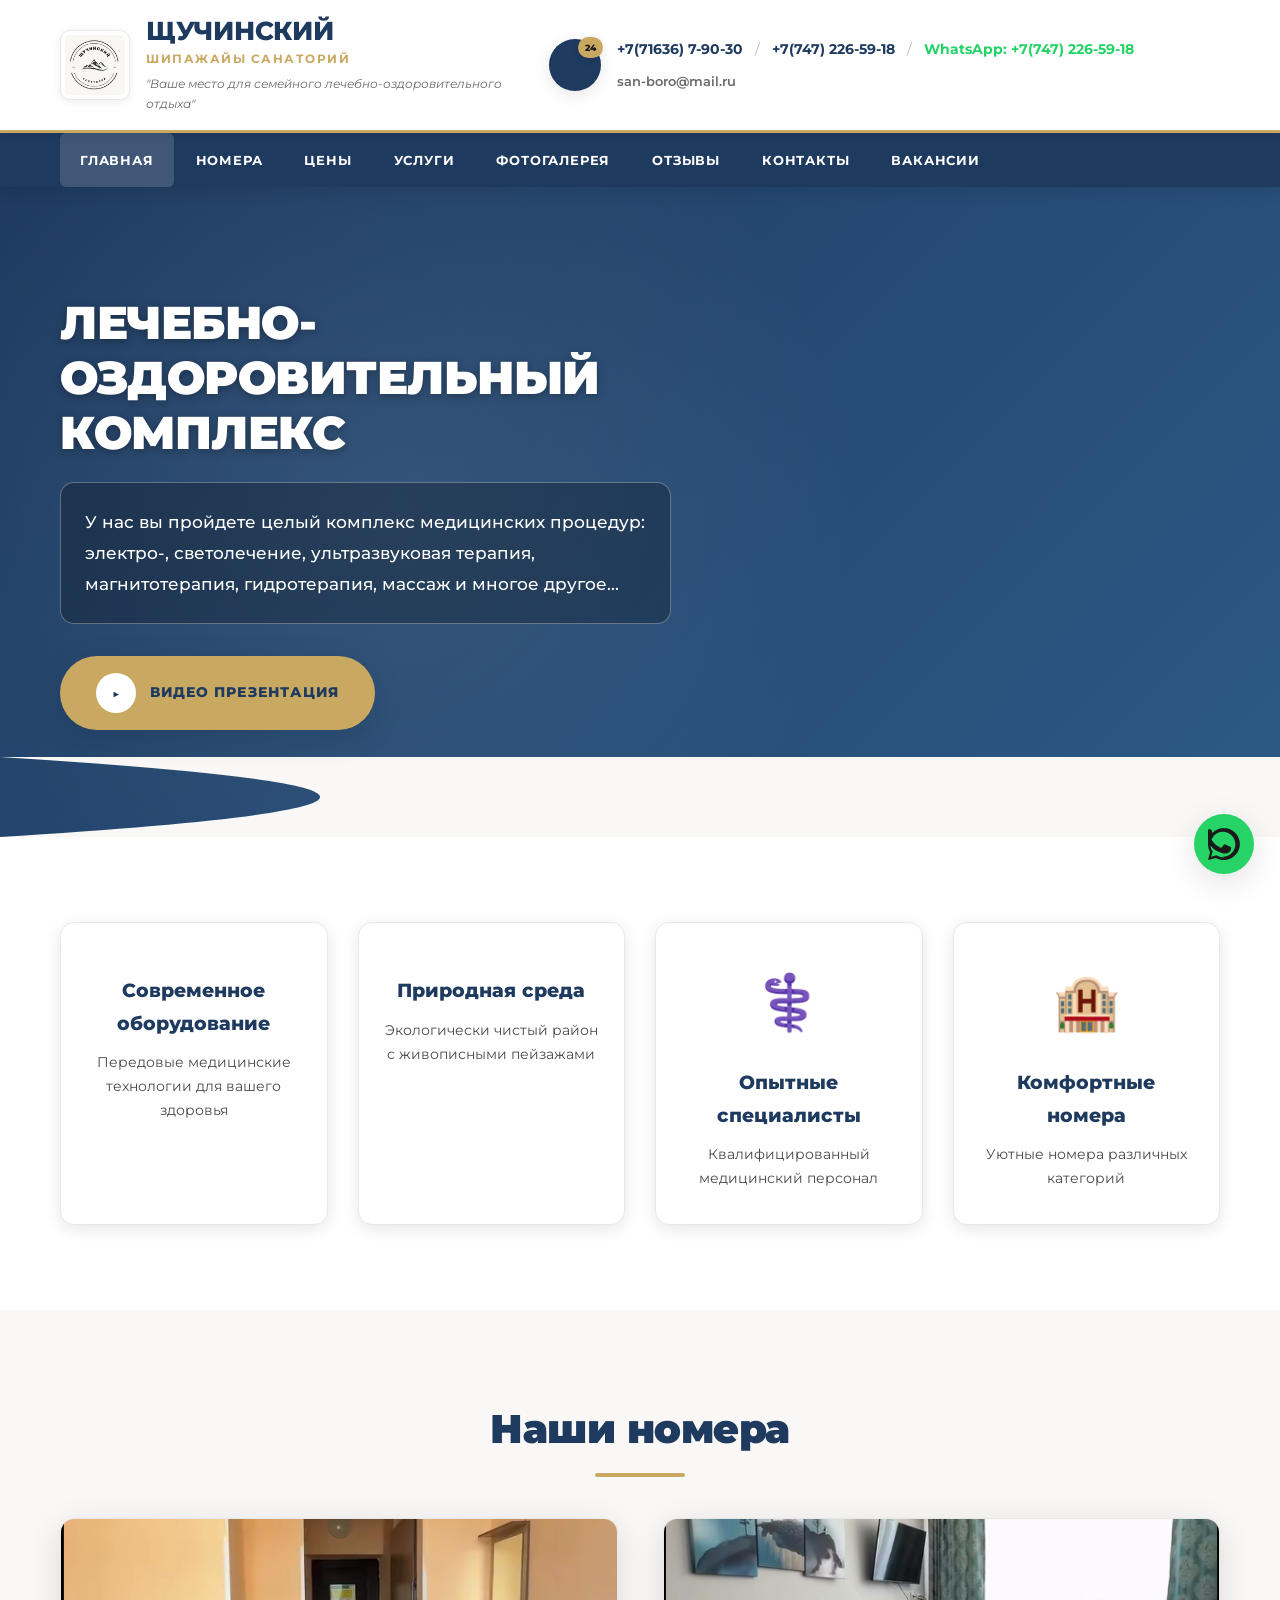
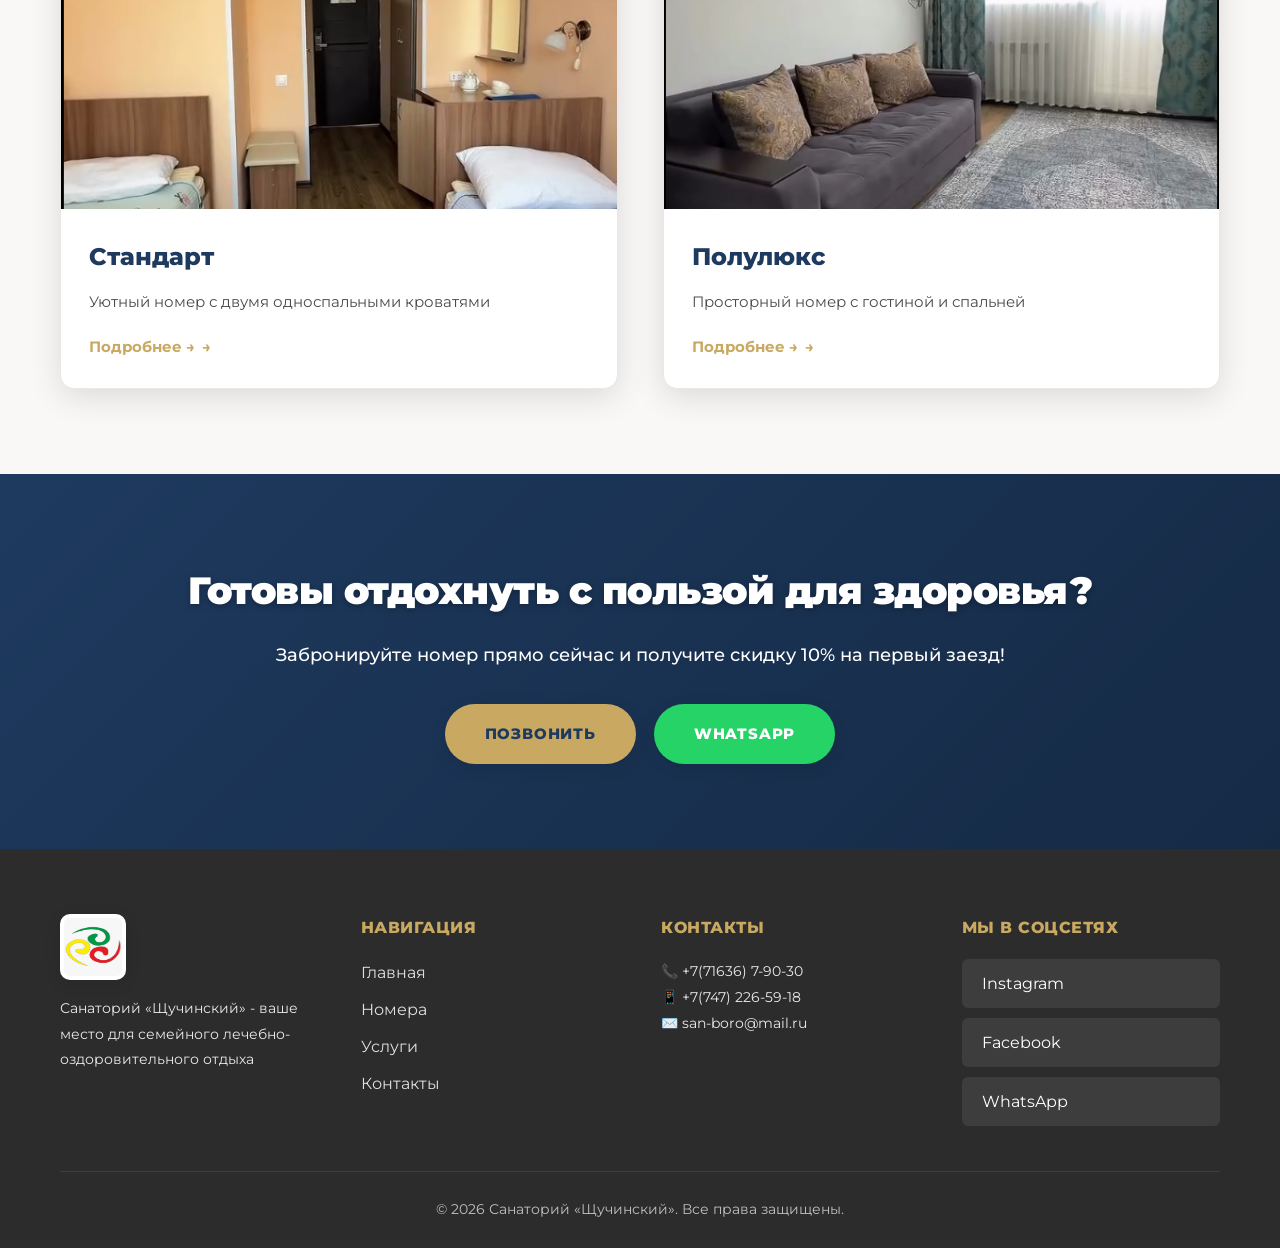
<file: index.html>
<!DOCTYPE html>
<html lang="ru">
<head>
    <meta charset="UTF-8">
    <meta name="viewport" content="width=device-width, initial-scale=1.0">
    <title>Санаторий «Щучинский» - Лечебно-оздоровительный комплекс</title>
    <link rel="stylesheet" href="styles.css">
    <link href="https://fonts.googleapis.com/css2?family=Montserrat:wght@400;500;600;700;800&display=swap" rel="stylesheet">
</head>
<body>
    <!-- Header -->
    <header class="header">
        <div class="container header-container">
            <div class="logo-section">
                <img src="logo/WhatsApp Image 2026-03-26 at 20.14.41.jpeg" alt="Логотип Щучинский" class="logo-main">
                <div class="logo-text">
                    <h1>ЩУЧИНСКИЙ</h1>
                    <span class="kz-name">ШИПАЖАЙЫ САНАТОРИЙ</span>
                    <p class="tagline">"Ваше место для семейного лечебно-оздоровительного отдыха"</p>
                </div>
            </div>
            <div class="contact-section">
                <div class="phone-icon">
                    <span class="clock-24">24</span>
                </div>
                <div class="contacts">
                    <a href="tel:+77163679030">+7(71636) 7-90-30</a>
                    <span class="divider">/</span>
                    <a href="tel:+77472265918">+7(747) 226-59-18</a>
                    <span class="divider">/</span>
                    <a href="https://wa.me/77472265918" class="whatsapp-link">WhatsApp: +7(747) 226-59-18</a>
                    <a href="mailto:san-boro@mail.ru" class="email">san-boro@mail.ru</a>
                </div>
            </div>
        </div>
    </header>

    <!-- Navigation -->
    <nav class="navbar">
        <div class="container">
            <ul class="nav-menu">
                <li><a href="index.html" class="active">ГЛАВНАЯ</a></li>
                <li class="dropdown">
                    <a href="rooms.html">НОМЕРА</a>
                    <ul class="dropdown-menu">
                        <li><a href="rooms.html#standard">Стандарт</a></li>
                        <li><a href="rooms.html#semilux">Полулюкс</a></li>
                    </ul>
                </li>
                <li><a href="prices.html">ЦЕНЫ</a></li>
                <li class="dropdown">
                    <a href="services.html">УСЛУГИ</a>
                    <ul class="dropdown-menu">
                        <li><a href="services.html#medical">Медицинские</a></li>
                        <li><a href="services.html#recreation">Оздоровительные</a></li>
                    </ul>
                </li>
                <li><a href="gallery.html">ФОТОГАЛЕРЕЯ</a></li>
                <li><a href="reviews.html">ОТЗЫВЫ</a></li>
                <li><a href="contacts.html">КОНТАКТЫ</a></li>
                <li><a href="vacancies.html">ВАКАНСИИ</a></li>
            </ul>
        </div>
    </nav>

    <!-- Hero Section -->
    <section class="hero">
        <div class="hero-overlay"></div>
        <div class="container hero-container">
            <div class="hero-content">
                <h2 class="hero-title animate-fade-in">ЛЕЧЕБНО-ОЗДОРОВИТЕЛЬНЫЙ КОМПЛЕКС</h2>
                <p class="hero-description animate-slide-up">
                    У нас вы пройдете целый комплекс медицинских процедур:
                    электро-, светолечение, ультразвуковая терапия,
                    магнитотерапия, гидротерапия, массаж и многое другое...
                </p>
                <a href="https://www.youtube.com/watch?v=dQw4w9WgXcQ" class="btn-video animate-bounce-in">
                    <span class="play-icon">▶</span>
                    ВИДЕО ПРЕЗЕНТАЦИЯ
                </a>
            </div>
        </div>
        <div class="hero-decor">
            <div class="flowers"></div>
            <div class="butterflies"></div>
        </div>
    </section>

    <!-- Features Section -->
    <section class="features">
        <div class="container">
            <div class="features-grid">
                <div class="feature-card animate-on-scroll">
                    <div class="feature-icon"></div>
                    <h3>Современное оборудование</h3>
                    <p>Передовые медицинские технологии для вашего здоровья</p>
                </div>
                <div class="feature-card animate-on-scroll">
                    <div class="feature-icon"></div>
                    <h3>Природная среда</h3>
                    <p>Экологически чистый район с живописными пейзажами</p>
                </div>
                <div class="feature-card animate-on-scroll">
                    <div class="feature-icon">‍⚕️</div>
                    <h3>Опытные специалисты</h3>
                    <p>Квалифицированный медицинский персонал</p>
                </div>
                <div class="feature-card animate-on-scroll">
                    <div class="feature-icon">🏨</div>
                    <h3>Комфортные номера</h3>
                    <p>Уютные номера различных категорий</p>
                </div>
            </div>
        </div>
    </section>

    <!-- Rooms Preview -->
    <section class="rooms-preview">
        <div class="container">
            <h2 class="section-title">Наши номера</h2>
            <div class="rooms-grid">
                <div class="room-card animate-on-scroll">
                    <div class="room-image">
                        <img src="Trash/Screenshot_1.png" alt="Номер Стандарт">
                    </div>
                    <div class="room-info">
                        <h3>Стандарт</h3>
                        <p>Уютный номер с двумя односпальными кроватями</p>
                        <a href="rooms.html#standard" class="btn-more">Подробнее →</a>
                    </div>
                </div>
                <div class="room-card animate-on-scroll">
                    <div class="room-image">
                        <img src="Trash/Screenshot_3.png" alt="Номер Полулюкс">
                    </div>
                    <div class="room-info">
                        <h3>Полулюкс</h3>
                        <p>Просторный номер с гостиной и спальней</p>
                        <a href="rooms.html#semilux" class="btn-more">Подробнее →</a>
                    </div>
                </div>
            </div>
        </div>
    </section>

    <!-- CTA Section -->
    <section class="cta">
        <div class="container">
            <h2>Готовы отдохнуть с пользой для здоровья?</h2>
            <p>Забронируйте номер прямо сейчас и получите скидку 10% на первый заезд!</p>
            <div class="cta-buttons">
                <a href="tel:+77163679030" class="btn btn-primary">Позвонить</a>
                <a href="https://wa.me/77472265918" class="btn btn-whatsapp">WhatsApp</a>
            </div>
        </div>
    </section>

    <!-- Footer -->
    <footer class="footer">
        <div class="container">
            <div class="footer-grid">
                <div class="footer-section">
                    <img src="logo/WhatsApp Image 2026-03-26 at 20.14.41 (1).jpeg" alt="Логотип" class="footer-logo">
                    <p>Санаторий «Щучинский» - ваше место для семейного лечебно-оздоровительного отдыха</p>
                </div>
                <div class="footer-section">
                    <h4>Навигация</h4>
                    <ul>
                        <li><a href="index.html">Главная</a></li>
                        <li><a href="rooms.html">Номера</a></li>
                        <li><a href="services.html">Услуги</a></li>
                        <li><a href="contacts.html">Контакты</a></li>
                    </ul>
                </div>
                <div class="footer-section">
                    <h4>Контакты</h4>
                    <p>📞 +7(71636) 7-90-30</p>
                    <p>📱 +7(747) 226-59-18</p>
                    <p>✉️ san-boro@mail.ru</p>
                </div>
                <div class="footer-section">
                    <h4>Мы в соцсетях</h4>
                    <div class="social-links">
                        <a href="#" class="social-link">Instagram</a>
                        <a href="#" class="social-link">Facebook</a>
                        <a href="https://wa.me/77472265918" class="social-link">WhatsApp</a>
                    </div>
                </div>
            </div>
            <div class="footer-bottom">
                <p>&copy; 2026 Санаторий «Щучинский». Все права защищены.</p>
            </div>
        </div>
    </footer>

    <!-- WhatsApp Button -->
    <a href="https://wa.me/77472265918" class="whatsapp-float" target="_blank">
        <svg viewBox="0 0 32 32" class="whatsapp-icon">
            <path fill="currentColor" d="M16 0c-8.837 0-16 7.163-16 16 0 2.825 0.737 5.607 2.137 8.048l-2.137 7.952 7.933-2.082c2.404 1.372 5.134 2.082 7.933 2.082 8.837 0 16-7.163 16-16s-7.163-16-16-16zM16 29.466c-2.482 0-4.908-0.646-7.07-1.87l-0.507-0.292-5.245 1.376 1.417-5.273-0.317-0.508c-1.261-2.027-1.928-4.358-1.928-6.754 0-6.903 5.614-12.517 12.517-12.517 6.903 0 12.517 5.614 12.517 12.517s-5.614 12.517-12.517 12.517zM21.793 18.596c-0.646-0.323-3.823-1.889-4.415-2.105-0.592-0.216-1.022-0.323-1.453 0.323-0.431 0.646-1.669 2.105-2.046 2.536-0.377 0.431-0.754 0.485-1.4 0.162-0.646-0.323-2.729-1.006-5.201-3.209-1.924-1.713-3.224-3.832-3.601-4.478-0.377-0.646-0.04-0.996 0.283-1.319 0.291-0.291 0.646-0.754 0.969-1.131 0.323-0.377 0.431-0.646 0.646-1.077 0.216-0.431 0.108-0.808-0.054-1.131-0.162-0.323-1.453-3.498-1.992-4.791-0.523-1.254-1.055-1.084-1.453-1.105-0.377-0.02-0.808-0.02-1.239-0.02-0.431 0-1.131 0.162-1.723 0.808-0.592 0.646-2.261 2.207-2.261 5.385 0 3.178 2.315 6.249 2.638 6.68 0.323 0.431 4.55 6.949 11.035 9.741 1.544 0.666 2.743 1.063 3.682 1.361 1.554 0.494 2.966 0.424 4.083 0.258 1.245-0.185 3.823-1.562 4.361-3.07 0.538-1.508 0.538-2.804 0.377-3.07-0.162-0.267-0.592-0.431-1.238-0.754z"/>
        </svg>
    </a>

    <script src="script.js"></script>
</body>
</html>
</file>
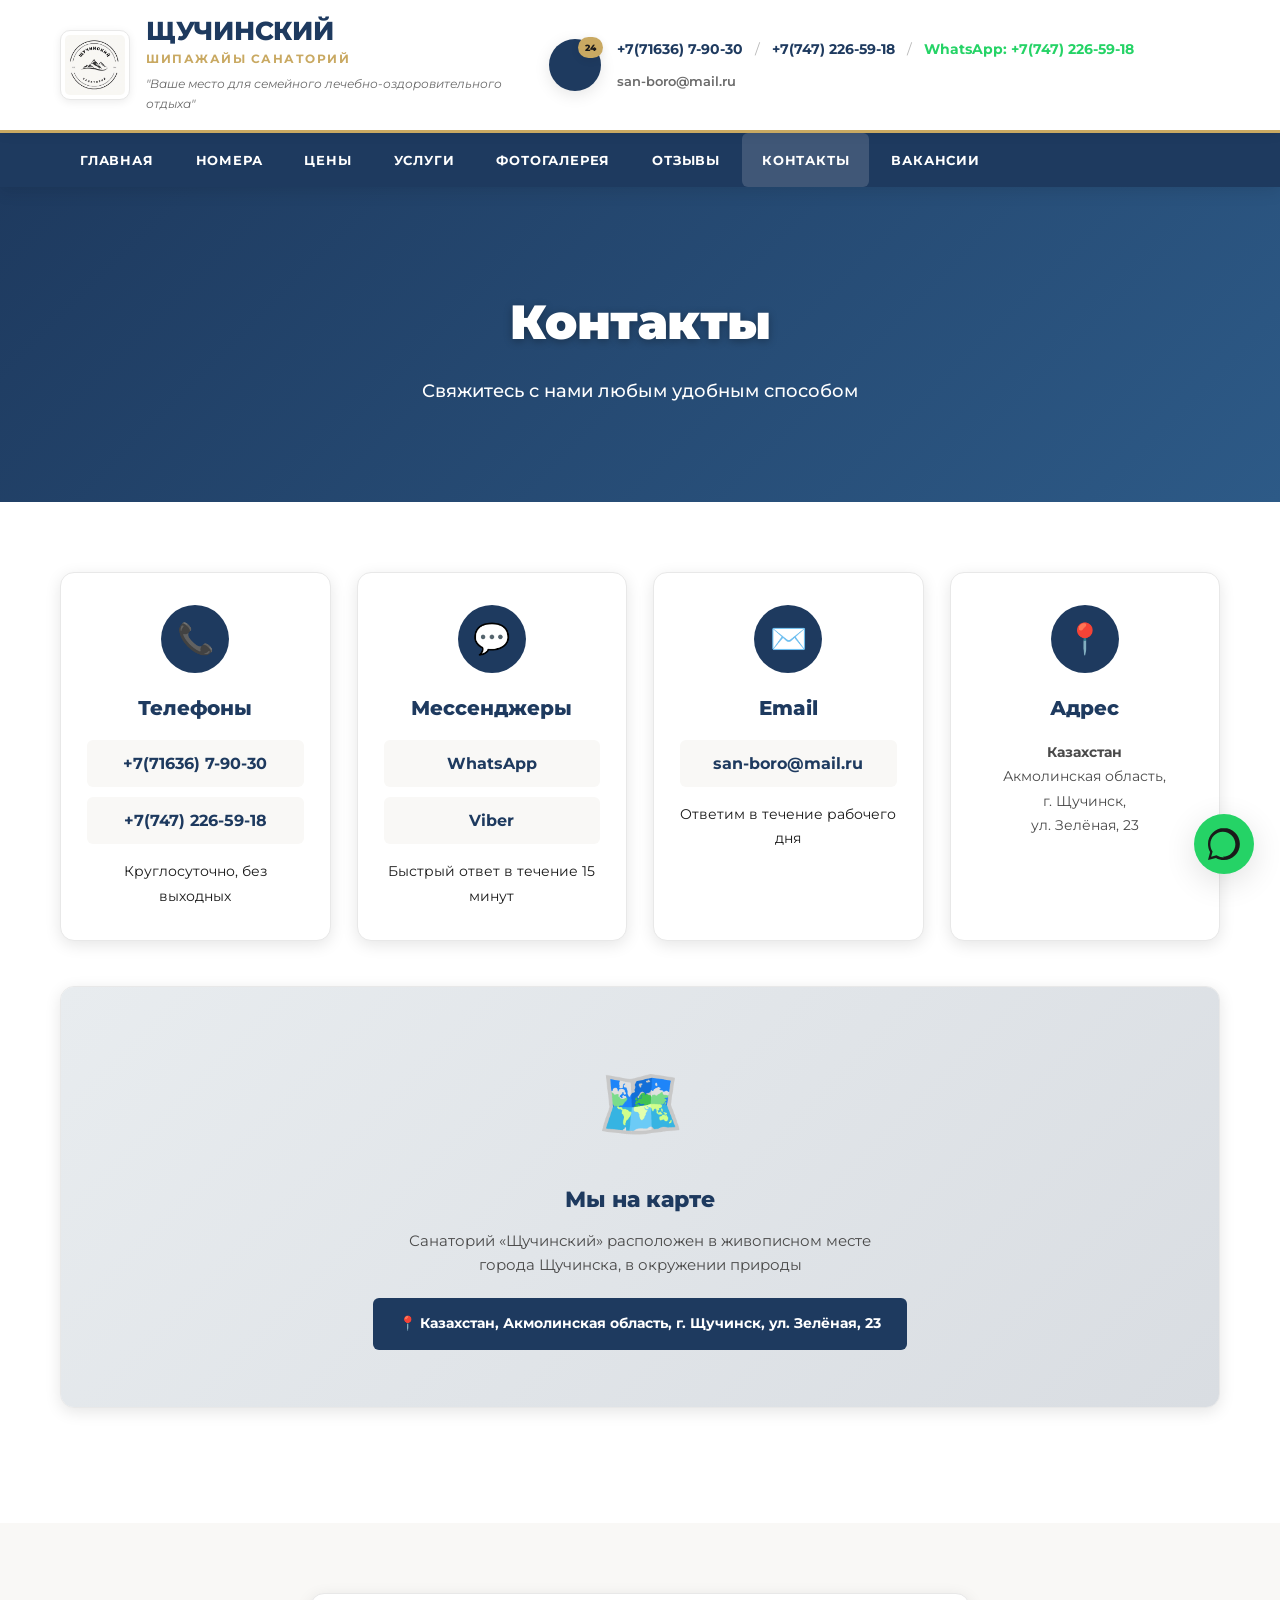
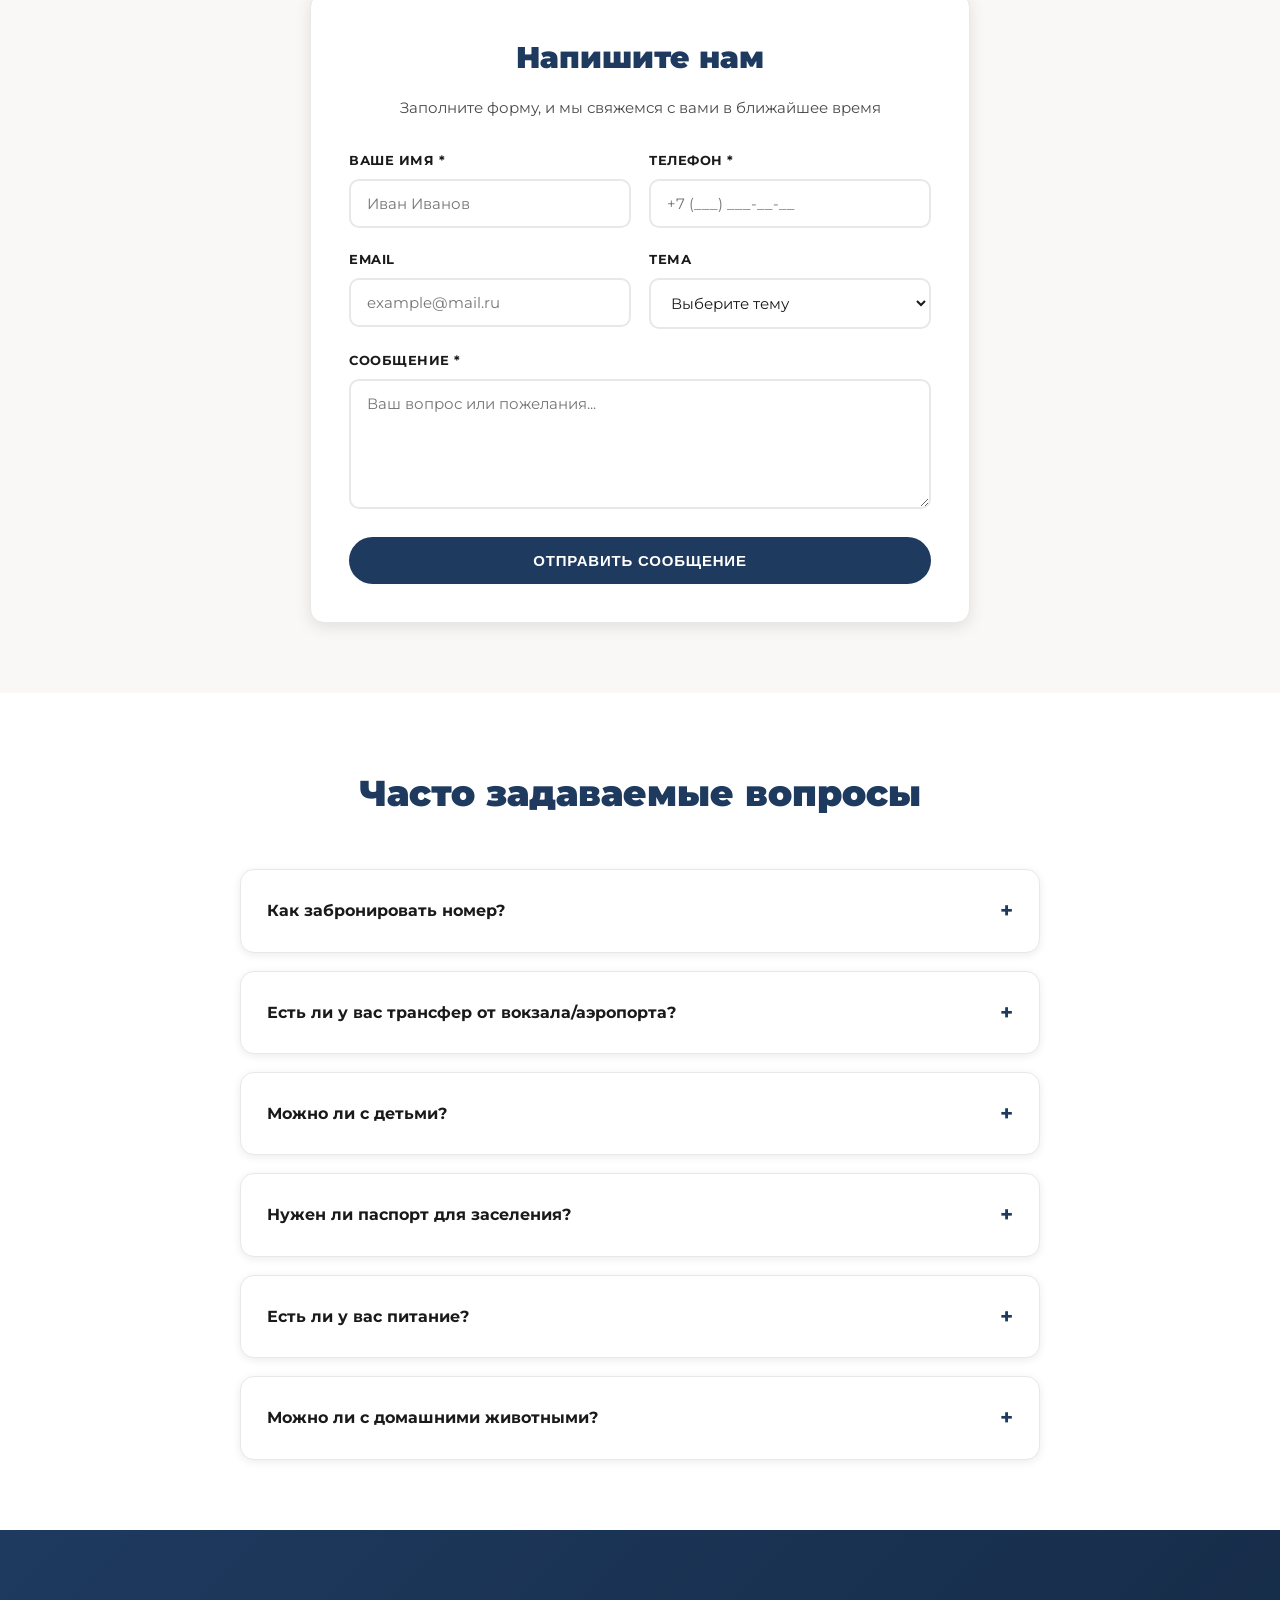
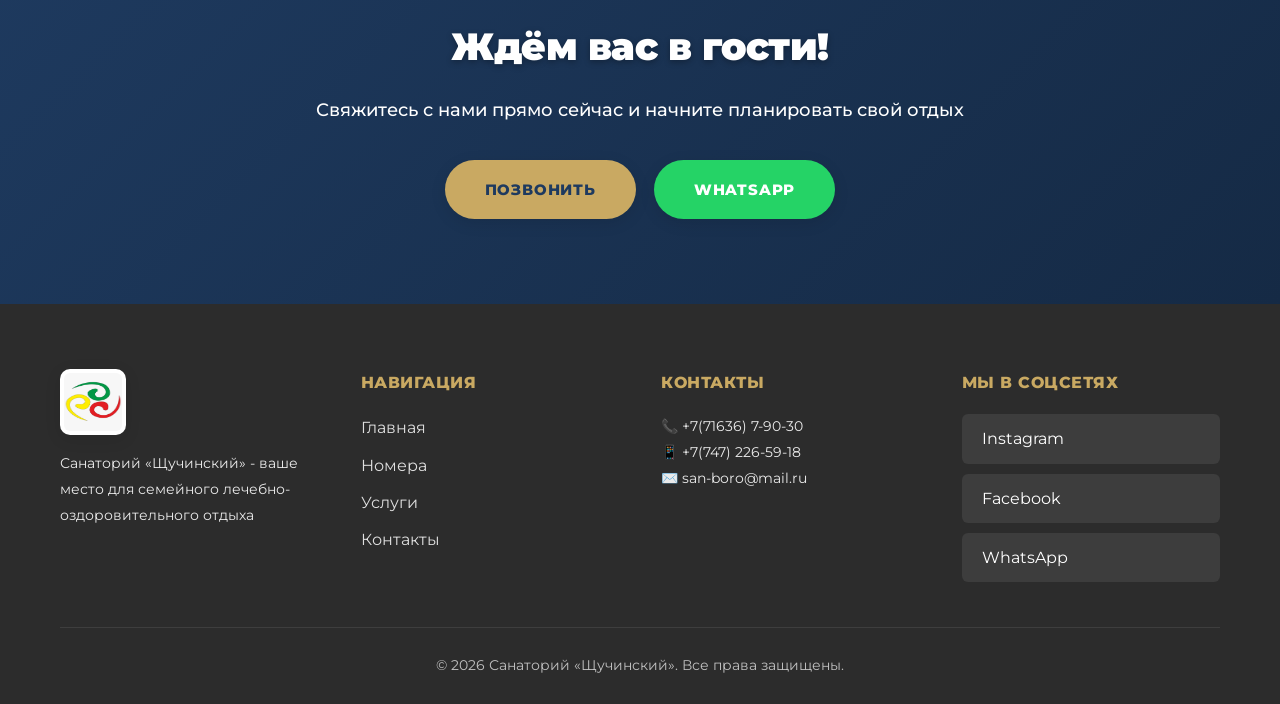
<file: contacts.html>
<!DOCTYPE html>
<html lang="ru">
<head>
    <meta charset="UTF-8">
    <meta name="viewport" content="width=device-width, initial-scale=1.0">
    <title>Контакты - Санаторий «Щучинский»</title>
    <link rel="stylesheet" href="styles.css">
    <link rel="stylesheet" href="contacts.css">
    <link href="https://fonts.googleapis.com/css2?family=Montserrat:wght@400;500;600;700;800&display=swap" rel="stylesheet">
</head>
<body>
    <!-- Header -->
    <header class="header">
        <div class="container header-container">
            <div class="logo-section">
                <img src="logo/WhatsApp Image 2026-03-26 at 20.14.41.jpeg" alt="Логотип Щучинский" class="logo-main">
                <div class="logo-text">
                    <h1>ЩУЧИНСКИЙ</h1>
                    <span class="kz-name">ШИПАЖАЙЫ САНАТОРИЙ</span>
                    <p class="tagline">"Ваше место для семейного лечебно-оздоровительного отдыха"</p>
                </div>
            </div>
            <div class="contact-section">
                <div class="phone-icon">
                    <span class="clock-24">24</span>
                </div>
                <div class="contacts">
                    <a href="tel:+77163679030">+7(71636) 7-90-30</a>
                    <span class="divider">/</span>
                    <a href="tel:+77472265918">+7(747) 226-59-18</a>
                    <span class="divider">/</span>
                    <a href="https://wa.me/77472265918" class="whatsapp-link">WhatsApp: +7(747) 226-59-18</a>
                    <a href="mailto:san-boro@mail.ru" class="email">san-boro@mail.ru</a>
                </div>
            </div>
        </div>
    </header>

    <!-- Navigation -->
    <nav class="navbar">
        <div class="container">
            <ul class="nav-menu">
                <li><a href="index.html">ГЛАВНАЯ</a></li>
                <li class="dropdown">
                    <a href="rooms.html">НОМЕРА</a>
                    <ul class="dropdown-menu">
                        <li><a href="rooms.html#standard">Стандарт</a></li>
                        <li><a href="rooms.html#semilux">Полулюкс</a></li>
                    </ul>
                </li>
                <li><a href="prices.html">ЦЕНЫ</a></li>
                <li class="dropdown">
                    <a href="services.html">УСЛУГИ</a>
                    <ul class="dropdown-menu">
                        <li><a href="services.html#medical">Медицинские</a></li>
                        <li><a href="services.html#recreation">Оздоровительные</a></li>
                    </ul>
                </li>
                <li><a href="gallery.html">ФОТОГАЛЕРЕЯ</a></li>
                <li><a href="reviews.html">ОТЗЫВЫ</a></li>
                <li><a href="contacts.html" class="active">КОНТАКТЫ</a></li>
                <li><a href="vacancies.html">ВАКАНСИИ</a></li>
            </ul>
        </div>
    </nav>

    <!-- Page Hero -->
    <section class="page-hero">
        <div class="container">
            <h1>Контакты</h1>
            <p class="page-subtitle">Свяжитесь с нами любым удобным способом</p>
        </div>
    </section>

    <!-- Contacts Section -->
    <section class="contacts-section">
        <div class="container">
            <div class="contacts-grid">
                <!-- Phone -->
                <div class="contact-card">
                    <div class="contact-icon">📞</div>
                    <h3>Телефоны</h3>
                    <div class="contact-link">
                        <a href="tel:+77163679030">+7(71636) 7-90-30</a>
                    </div>
                    <div class="contact-link">
                        <a href="tel:+77472265918">+7(747) 226-59-18</a>
                    </div>
                    <p style="margin-top: 15px; font-size: 14px; color: var(--text-light);">Круглосуточно, без выходных</p>
                </div>

                <!-- WhatsApp -->
                <div class="contact-card">
                    <div class="contact-icon">💬</div>
                    <h3>Мессенджеры</h3>
                    <div class="contact-link">
                        <a href="https://wa.me/77472265918" target="_blank">WhatsApp</a>
                    </div>
                    <div class="contact-link">
                        <a href="viber://chat?number=%2B77472265918" target="_blank">Viber</a>
                    </div>
                    <p style="margin-top: 15px; font-size: 14px; color: var(--text-light);">Быстрый ответ в течение 15 минут</p>
                </div>

                <!-- Email -->
                <div class="contact-card">
                    <div class="contact-icon">✉️</div>
                    <h3>Email</h3>
                    <div class="contact-link">
                        <a href="mailto:san-boro@mail.ru">san-boro@mail.ru</a>
                    </div>
                    <p style="margin-top: 15px; font-size: 14px; color: var(--text-light);">Ответим в течение рабочего дня</p>
                </div>

                <!-- Address -->
                <div class="contact-card">
                    <div class="contact-icon">📍</div>
                    <h3>Адрес</h3>
                    <p>
                        <strong>Казахстан</strong><br>
                        Акмолинская область,<br>
                        г. Щучинск,<br>
                        ул. Зелёная, 23
                    </p>
                </div>
            </div>

            <!-- Map Section -->
            <div class="map-section">
                <div class="map-container">
                    <div class="map-placeholder">
                        <div class="map-placeholder-icon">🗺️</div>
                        <h3>Мы на карте</h3>
                        <p>Санаторий «Щучинский» расположен в живописном месте города Щучинска, в окружении природы</p>
                        <div class="map-address">
                            📍 Казахстан, Акмолинская область, г. Щучинск, ул. Зелёная, 23
                        </div>
                    </div>
                </div>
            </div>
        </div>
    </section>

    <!-- Contact Form Section -->
    <section class="contact-form-section">
        <div class="container">
            <div class="contact-form-container">
                <h2>Напишите нам</h2>
                <p>Заполните форму, и мы свяжемся с вами в ближайшее время</p>
                <form id="contactForm">
                    <div class="form-row">
                        <div class="form-group">
                            <label for="name">Ваше имя *</label>
                            <input type="text" id="name" name="name" required placeholder="Иван Иванов">
                        </div>
                        <div class="form-group">
                            <label for="phone">Телефон *</label>
                            <input type="tel" id="phone" name="phone" required placeholder="+7 (___) ___-__-__">
                        </div>
                    </div>
                    <div class="form-row">
                        <div class="form-group">
                            <label for="email">Email</label>
                            <input type="email" id="email" name="email" placeholder="example@mail.ru">
                        </div>
                        <div class="form-group">
                            <label for="subject">Тема</label>
                            <select id="subject" name="subject">
                                <option value="">Выберите тему</option>
                                <option value="booking">Бронирование номера</option>
                                <option value="treatment">Вопрос по лечению</option>
                                <option value="price">Уточнение цен</option>
                                <option value="other">Другое</option>
                            </select>
                        </div>
                    </div>
                    <div class="form-group">
                        <label for="message">Сообщение *</label>
                        <textarea id="message" name="message" required placeholder="Ваш вопрос или пожелания..."></textarea>
                    </div>
                    <button type="submit" class="btn-submit">Отправить сообщение</button>
                </form>
            </div>
        </div>
    </section>

    <!-- FAQ Section -->
    <section class="faq-section">
        <div class="container">
            <h2>Часто задаваемые вопросы</h2>
            <div class="faq-grid">
                <div class="faq-item">
                    <div class="faq-question">Как забронировать номер?</div>
                    <div class="faq-answer">
                        <div class="faq-answer-content">
                            Забронировать номер можно несколькими способами: позвонить по телефонам +7(71636) 7-90-30 или +7(747) 226-59-18, написать в WhatsApp, или заполнить форму обратной связи на этом сайте. Менеджер свяжется с вами для подтверждения бронирования.
                        </div>
                    </div>
                </div>
                <div class="faq-item">
                    <div class="faq-question">Есть ли у вас трансфер от вокзала/аэропорта?</div>
                    <div class="faq-answer">
                        <div class="faq-answer-content">
                            Да, мы предоставляем услугу трансфера от железнодорожного вокзала и аэропорта. Стоимость трансфера составляет 7 000 ₸. Необходимо предварительно заказать услугу при бронировании номера.
                        </div>
                    </div>
                </div>
                <div class="faq-item">
                    <div class="faq-question">Можно ли с детьми?</div>
                    <div class="faq-answer">
                        <div class="faq-answer-content">
                            Да, наш санаторий принимает гостей с детьми любого возраста. Для детей предусмотрены скидки: дети до 7 лет размещаются бесплатно, дети от 7 до 12 лет получают скидку 20%. Есть детская площадка и игровая комната.
                        </div>
                    </div>
                </div>
                <div class="faq-item">
                    <div class="faq-question">Нужен ли паспорт для заселения?</div>
                    <div class="faq-answer">
                        <div class="faq-answer-content">
                            Да, при заселении обязательно необходимо предъявить удостоверение личности или паспорт. Также рекомендуется иметь при себе медицинскую карту или справку о состоянии здоровья для назначения оптимальной программы лечения.
                        </div>
                    </div>
                </div>
                <div class="faq-item">
                    <div class="faq-question">Есть ли у вас питание?</div>
                    <div class="faq-answer">
                        <div class="faq-answer-content">
                            Да, в санатории предусмотрено трехразовое питание по системе шведского стола. Также можно заказать только завтрак или выбрать питание à la carte. При наличии диетических требований сообщите об этом при бронировании.
                        </div>
                    </div>
                </div>
                <div class="faq-item">
                    <div class="faq-question">Можно ли с домашними животными?</div>
                    <div class="faq-answer">
                        <div class="faq-answer-content">
                            К сожалению, размещение с домашними животными в санатории не предусмотрено. Исключение составляют собаки-поводыри для гостей с ограниченными возможностями.
                        </div>
                    </div>
                </div>
            </div>
        </div>
    </section>

    <!-- CTA Section -->
    <section class="cta">
        <div class="container">
            <h2>Ждём вас в гости!</h2>
            <p>Свяжитесь с нами прямо сейчас и начните планировать свой отдых</p>
            <div class="cta-buttons">
                <a href="tel:+77163679030" class="btn btn-primary">Позвонить</a>
                <a href="https://wa.me/77472265918" class="btn btn-whatsapp">WhatsApp</a>
            </div>
        </div>
    </section>

    <!-- Footer -->
    <footer class="footer">
        <div class="container">
            <div class="footer-grid">
                <div class="footer-section">
                    <img src="logo/WhatsApp Image 2026-03-26 at 20.14.41 (1).jpeg" alt="Логотип" class="footer-logo">
                    <p>Санаторий «Щучинский» - ваше место для семейного лечебно-оздоровительного отдыха</p>
                </div>
                <div class="footer-section">
                    <h4>Навигация</h4>
                    <ul>
                        <li><a href="index.html">Главная</a></li>
                        <li><a href="rooms.html">Номера</a></li>
                        <li><a href="services.html">Услуги</a></li>
                        <li><a href="contacts.html">Контакты</a></li>
                    </ul>
                </div>
                <div class="footer-section">
                    <h4>Контакты</h4>
                    <p>📞 +7(71636) 7-90-30</p>
                    <p>📱 +7(747) 226-59-18</p>
                    <p>✉️ san-boro@mail.ru</p>
                </div>
                <div class="footer-section">
                    <h4>Мы в соцсетях</h4>
                    <div class="social-links">
                        <a href="#" class="social-link">Instagram</a>
                        <a href="#" class="social-link">Facebook</a>
                        <a href="https://wa.me/77472265918" class="social-link">WhatsApp</a>
                    </div>
                </div>
            </div>
            <div class="footer-bottom">
                <p>&copy; 2026 Санаторий «Щучинский». Все права защищены.</p>
            </div>
        </div>
    </footer>

    <!-- WhatsApp Button -->
    <a href="https://wa.me/77472265918" class="whatsapp-float" target="_blank">
        <svg viewBox="0 0 32 32" class="whatsapp-icon">
            <path fill="currentColor" d="M16 0c-8.837 0-16 7.163-16 16 0 2.825 0.737 5.607 2.137 8.048l-2.137 7.952 7.933-2.082c2.404 1.372 5.134 2.082 7.933 2.082 8.837 0 16-7.163 16-16s-7.163-16-16-16zM16 29.466c-2.482 0-4.908-0.646-7.07-1.87l-0.507-0.292-5.245 1.376 1.417-5.273-0.317-0.508c-1.261-2.027-1.928-4.358-1.928-6.754 0-6.903 5.614-12.517 12.517-12.517 6.903 0 12.517 5.614 12.517 12.517s-5.614 12.517-12.517 12.517z"/>
        </svg>
    </a>

    <script src="script.js"></script>
</body>
</html>
</file>
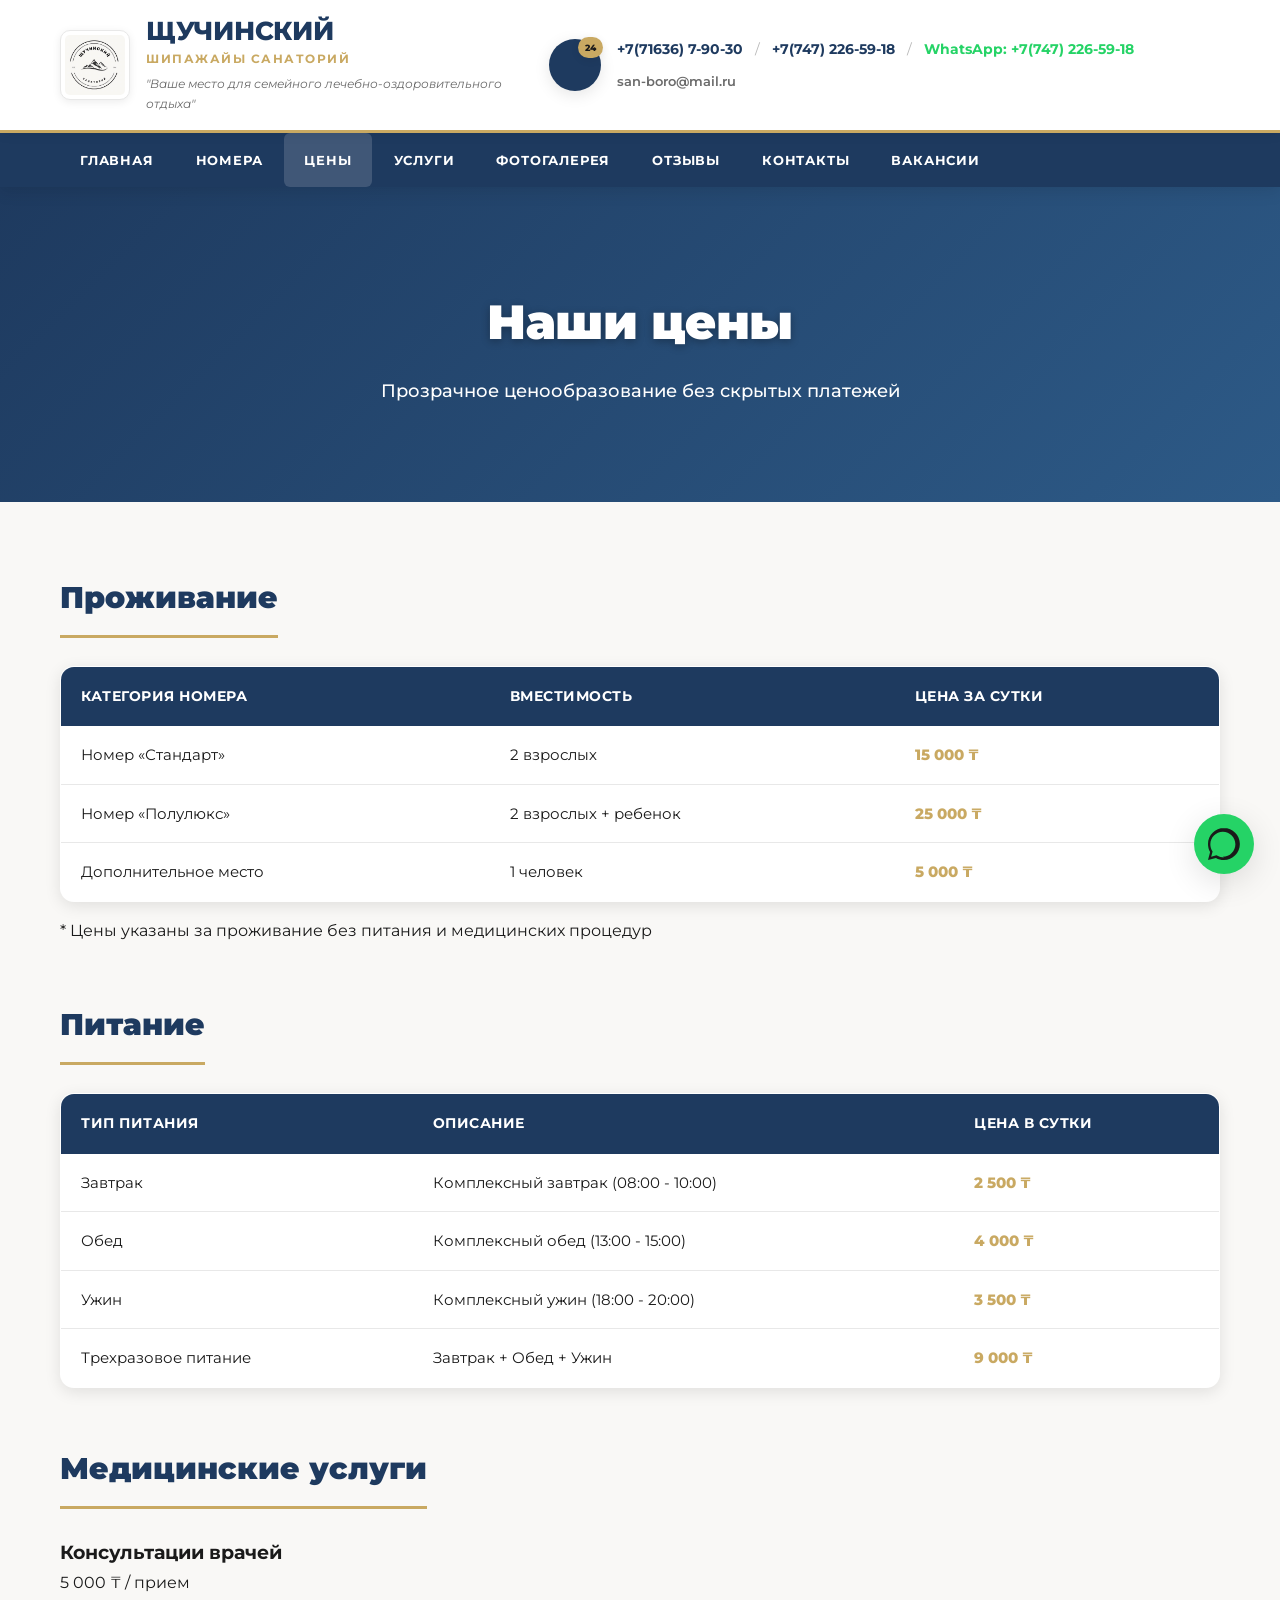
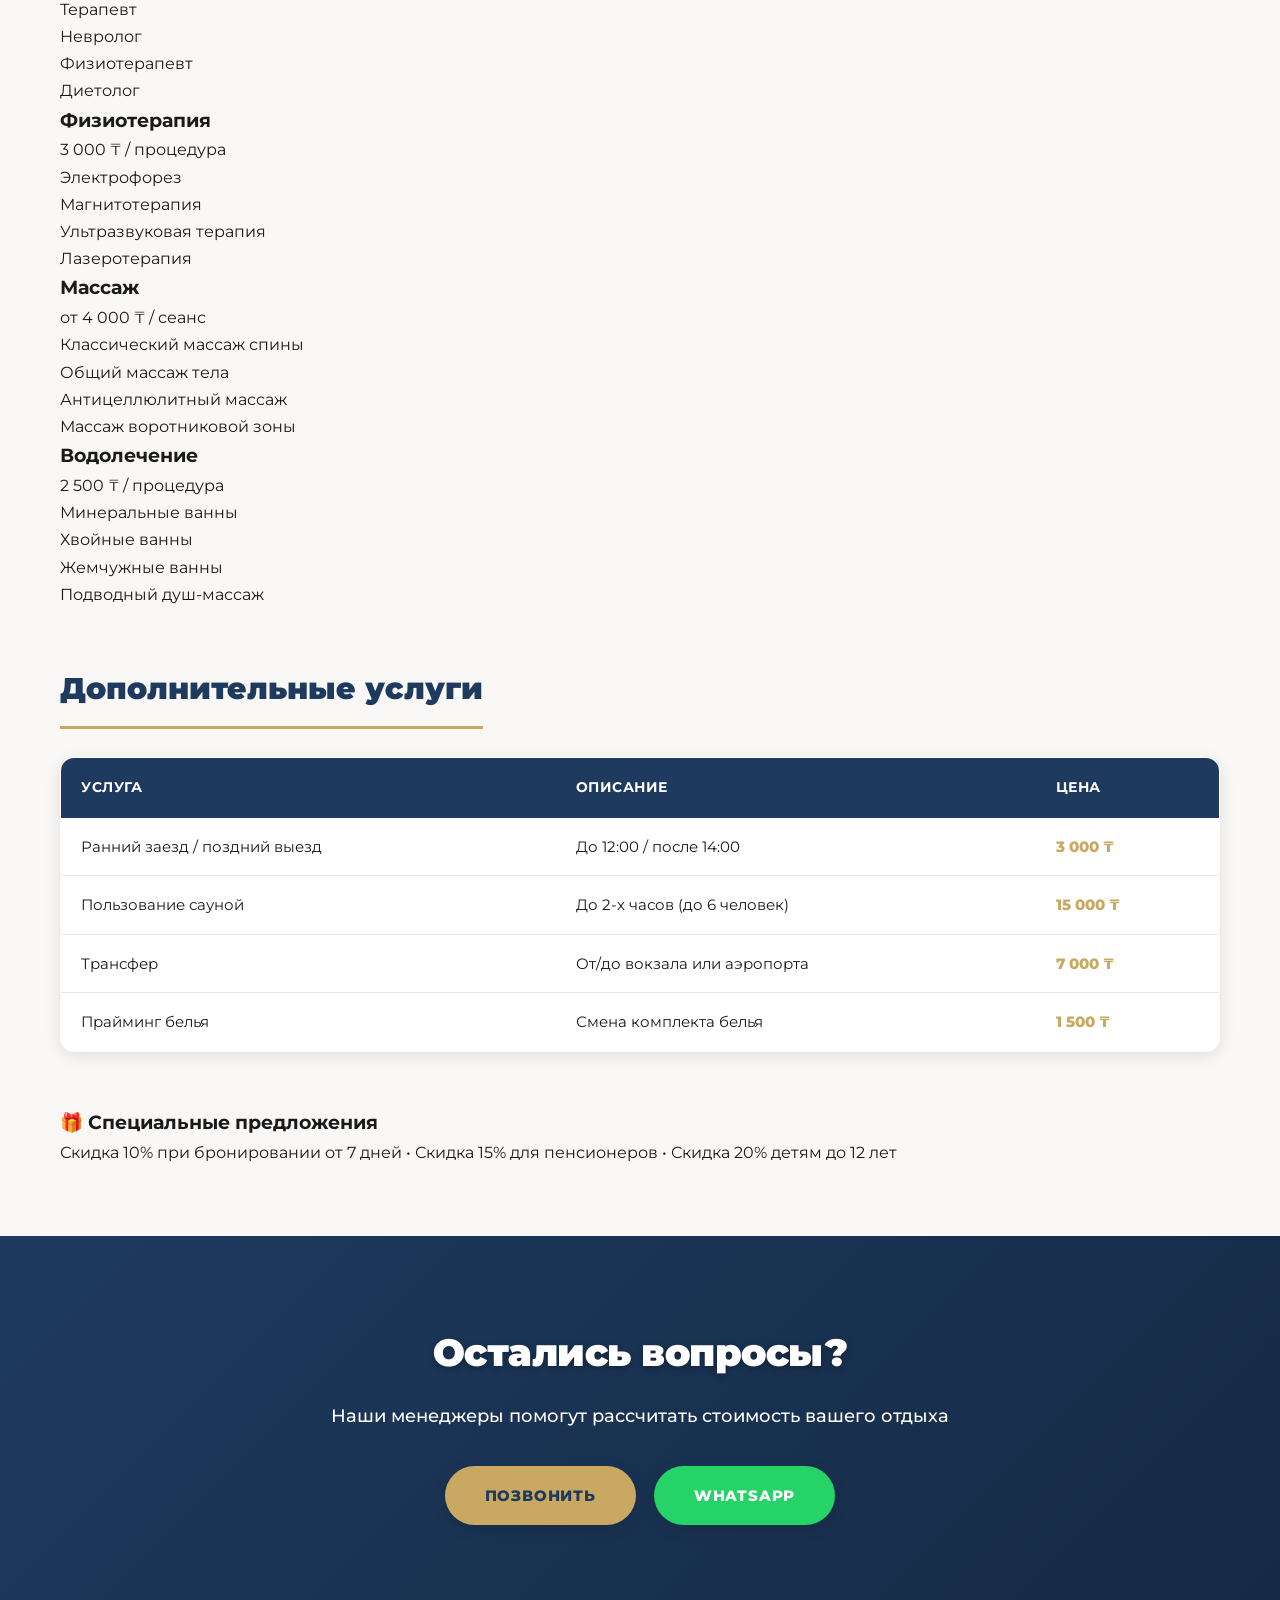
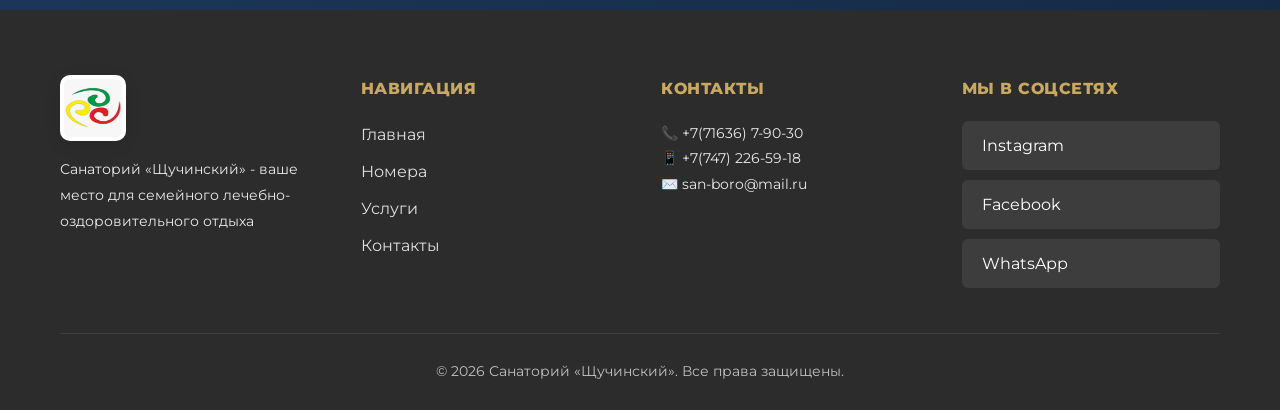
<file: prices.html>
<!DOCTYPE html>
<html lang="ru">
<head>
    <meta charset="UTF-8">
    <meta name="viewport" content="width=device-width, initial-scale=1.0">
    <title>Цены - Санаторий «Щучинский»</title>
    <link rel="stylesheet" href="styles.css">
    <link rel="stylesheet" href="prices.css">
    <link href="https://fonts.googleapis.com/css2?family=Montserrat:wght@400;500;600;700;800&display=swap" rel="stylesheet">
</head>
<body>
    <!-- Header -->
    <header class="header">
        <div class="container header-container">
            <div class="logo-section">
                <img src="logo/WhatsApp Image 2026-03-26 at 20.14.41.jpeg" alt="Логотип Щучинский" class="logo-main">
                <div class="logo-text">
                    <h1>ЩУЧИНСКИЙ</h1>
                    <span class="kz-name">ШИПАЖАЙЫ САНАТОРИЙ</span>
                    <p class="tagline">"Ваше место для семейного лечебно-оздоровительного отдыха"</p>
                </div>
            </div>
            <div class="contact-section">
                <div class="phone-icon">
                    <span class="clock-24">24</span>
                </div>
                <div class="contacts">
                    <a href="tel:+77163679030">+7(71636) 7-90-30</a>
                    <span class="divider">/</span>
                    <a href="tel:+77472265918">+7(747) 226-59-18</a>
                    <span class="divider">/</span>
                    <a href="https://wa.me/77472265918" class="whatsapp-link">WhatsApp: +7(747) 226-59-18</a>
                    <a href="mailto:san-boro@mail.ru" class="email">san-boro@mail.ru</a>
                </div>
            </div>
        </div>
    </header>

    <!-- Navigation -->
    <nav class="navbar">
        <div class="container">
            <ul class="nav-menu">
                <li><a href="index.html">ГЛАВНАЯ</a></li>
                <li class="dropdown">
                    <a href="rooms.html">НОМЕРА</a>
                    <ul class="dropdown-menu">
                        <li><a href="rooms.html#standard">Стандарт</a></li>
                        <li><a href="rooms.html#semilux">Полулюкс</a></li>
                    </ul>
                </li>
                <li><a href="prices.html" class="active">ЦЕНЫ</a></li>
                <li class="dropdown">
                    <a href="services.html">УСЛУГИ</a>
                    <ul class="dropdown-menu">
                        <li><a href="services.html#medical">Медицинские</a></li>
                        <li><a href="services.html#recreation">Оздоровительные</a></li>
                    </ul>
                </li>
                <li><a href="gallery.html">ФОТОГАЛЕРЕЯ</a></li>
                <li><a href="reviews.html">ОТЗЫВЫ</a></li>
                <li><a href="contacts.html">КОНТАКТЫ</a></li>
                <li><a href="vacancies.html">ВАКАНСИИ</a></li>
            </ul>
        </div>
    </nav>

    <!-- Page Hero -->
    <section class="page-hero">
        <div class="container">
            <h1>Наши цены</h1>
            <p class="page-subtitle">Прозрачное ценообразование без скрытых платежей</p>
        </div>
    </section>

    <!-- Prices Section -->
    <section class="prices-section">
        <div class="container">
            <!-- Проживание -->
            <div class="price-category">
                <h2>Проживание</h2>
                <table class="price-table">
                    <thead>
                        <tr>
                            <th>Категория номера</th>
                            <th>Вместимость</th>
                            <th>Цена за сутки</th>
                        </tr>
                    </thead>
                    <tbody>
                        <tr>
                            <td>Номер «Стандарт»</td>
                            <td>2 взрослых</td>
                            <td class="price-value">15 000 ₸</td>
                        </tr>
                        <tr>
                            <td>Номер «Полулюкс»</td>
                            <td>2 взрослых + ребенок</td>
                            <td class="price-value">25 000 ₸</td>
                        </tr>
                        <tr>
                            <td>Дополнительное место</td>
                            <td>1 человек</td>
                            <td class="price-value">5 000 ₸</td>
                        </tr>
                    </tbody>
                </table>
                <p class="price-note" style="margin-top: 15px;">* Цены указаны за проживание без питания и медицинских процедур</p>
            </div>

            <!-- Питание -->
            <div class="price-category">
                <h2>Питание</h2>
                <table class="price-table">
                    <thead>
                        <tr>
                            <th>Тип питания</th>
                            <th>Описание</th>
                            <th>Цена в сутки</th>
                        </tr>
                    </thead>
                    <tbody>
                        <tr>
                            <td>Завтрак</td>
                            <td>Комплексный завтрак (08:00 - 10:00)</td>
                            <td class="price-value">2 500 ₸</td>
                        </tr>
                        <tr>
                            <td>Обед</td>
                            <td>Комплексный обед (13:00 - 15:00)</td>
                            <td class="price-value">4 000 ₸</td>
                        </tr>
                        <tr>
                            <td>Ужин</td>
                            <td>Комплексный ужин (18:00 - 20:00)</td>
                            <td class="price-value">3 500 ₸</td>
                        </tr>
                        <tr>
                            <td>Трехразовое питание</td>
                            <td>Завтрак + Обед + Ужин</td>
                            <td class="price-value">9 000 ₸</td>
                        </tr>
                    </tbody>
                </table>
            </div>

            <!-- Медицинские услуги -->
            <div class="price-category">
                <h2>Медицинские услуги</h2>
                <div class="services-grid">
                    <div class="service-price-card">
                        <h3>Консультации врачей</h3>
                        <div class="price">5 000 ₸ <span>/ прием</span></div>
                        <ul>
                            <li>Терапевт</li>
                            <li>Невролог</li>
                            <li>Физиотерапевт</li>
                            <li>Диетолог</li>
                        </ul>
                    </div>
                    <div class="service-price-card">
                        <h3>Физиотерапия</h3>
                        <div class="price">3 000 ₸ <span>/ процедура</span></div>
                        <ul>
                            <li>Электрофорез</li>
                            <li>Магнитотерапия</li>
                            <li>Ультразвуковая терапия</li>
                            <li>Лазеротерапия</li>
                        </ul>
                    </div>
                    <div class="service-price-card">
                        <h3>Массаж</h3>
                        <div class="price">от 4 000 ₸ <span>/ сеанс</span></div>
                        <ul>
                            <li>Классический массаж спины</li>
                            <li>Общий массаж тела</li>
                            <li>Антицеллюлитный массаж</li>
                            <li>Массаж воротниковой зоны</li>
                        </ul>
                    </div>
                    <div class="service-price-card">
                        <h3>Водолечение</h3>
                        <div class="price">2 500 ₸ <span>/ процедура</span></div>
                        <ul>
                            <li>Минеральные ванны</li>
                            <li>Хвойные ванны</li>
                            <li>Жемчужные ванны</li>
                            <li>Подводный душ-массаж</li>
                        </ul>
                    </div>
                </div>
            </div>

            <!-- Дополнительные услуги -->
            <div class="price-category">
                <h2>Дополнительные услуги</h2>
                <table class="price-table">
                    <thead>
                        <tr>
                            <th>Услуга</th>
                            <th>Описание</th>
                            <th>Цена</th>
                        </tr>
                    </thead>
                    <tbody>
                        <tr>
                            <td>Ранний заезд / поздний выезд</td>
                            <td>До 12:00 / после 14:00</td>
                            <td class="price-value">3 000 ₸</td>
                        </tr>
                        <tr>
                            <td>Пользование сауной</td>
                            <td>До 2-х часов (до 6 человек)</td>
                            <td class="price-value">15 000 ₸</td>
                        </tr>
                        <tr>
                            <td>Трансфер</td>
                            <td>От/до вокзала или аэропорта</td>
                            <td class="price-value">7 000 ₸</td>
                        </tr>
                        <tr>
                            <td>Прайминг белья</td>
                            <td>Смена комплекта белья</td>
                            <td class="price-value">1 500 ₸</td>
                        </tr>
                    </tbody>
                </table>
            </div>

            <!-- Скидки -->
            <div class="discount-banner">
                <h3>🎁 Специальные предложения</h3>
                <p>Скидка 10% при бронировании от 7 дней • Скидка 15% для пенсионеров • Скидка 20% детям до 12 лет</p>
            </div>
        </div>
    </section>

    <!-- CTA Section -->
    <section class="cta">
        <div class="container">
            <h2>Остались вопросы?</h2>
            <p>Наши менеджеры помогут рассчитать стоимость вашего отдыха</p>
            <div class="cta-buttons">
                <a href="tel:+77163679030" class="btn btn-primary">Позвонить</a>
                <a href="https://wa.me/77472265918" class="btn btn-whatsapp">WhatsApp</a>
            </div>
        </div>
    </section>

    <!-- Footer -->
    <footer class="footer">
        <div class="container">
            <div class="footer-grid">
                <div class="footer-section">
                    <img src="logo/WhatsApp Image 2026-03-26 at 20.14.41 (1).jpeg" alt="Логотип" class="footer-logo">
                    <p>Санаторий «Щучинский» - ваше место для семейного лечебно-оздоровительного отдыха</p>
                </div>
                <div class="footer-section">
                    <h4>Навигация</h4>
                    <ul>
                        <li><a href="index.html">Главная</a></li>
                        <li><a href="rooms.html">Номера</a></li>
                        <li><a href="services.html">Услуги</a></li>
                        <li><a href="contacts.html">Контакты</a></li>
                    </ul>
                </div>
                <div class="footer-section">
                    <h4>Контакты</h4>
                    <p>📞 +7(71636) 7-90-30</p>
                    <p>📱 +7(747) 226-59-18</p>
                    <p>✉️ san-boro@mail.ru</p>
                </div>
                <div class="footer-section">
                    <h4>Мы в соцсетях</h4>
                    <div class="social-links">
                        <a href="#" class="social-link">Instagram</a>
                        <a href="#" class="social-link">Facebook</a>
                        <a href="https://wa.me/77472265918" class="social-link">WhatsApp</a>
                    </div>
                </div>
            </div>
            <div class="footer-bottom">
                <p>&copy; 2026 Санаторий «Щучинский». Все права защищены.</p>
            </div>
        </div>
    </footer>

    <!-- WhatsApp Button -->
    <a href="https://wa.me/77472265918" class="whatsapp-float" target="_blank">
        <svg viewBox="0 0 32 32" class="whatsapp-icon">
            <path fill="currentColor" d="M16 0c-8.837 0-16 7.163-16 16 0 2.825 0.737 5.607 2.137 8.048l-2.137 7.952 7.933-2.082c2.404 1.372 5.134 2.082 7.933 2.082 8.837 0 16-7.163 16-16s-7.163-16-16-16zM16 29.466c-2.482 0-4.908-0.646-7.07-1.87l-0.507-0.292-5.245 1.376 1.417-5.273-0.317-0.508c-1.261-2.027-1.928-4.358-1.928-6.754 0-6.903 5.614-12.517 12.517-12.517 6.903 0 12.517 5.614 12.517 12.517s-5.614 12.517-12.517 12.517z"/>
        </svg>
    </a>

    <script src="script.js"></script>
</body>
</html>
</file>
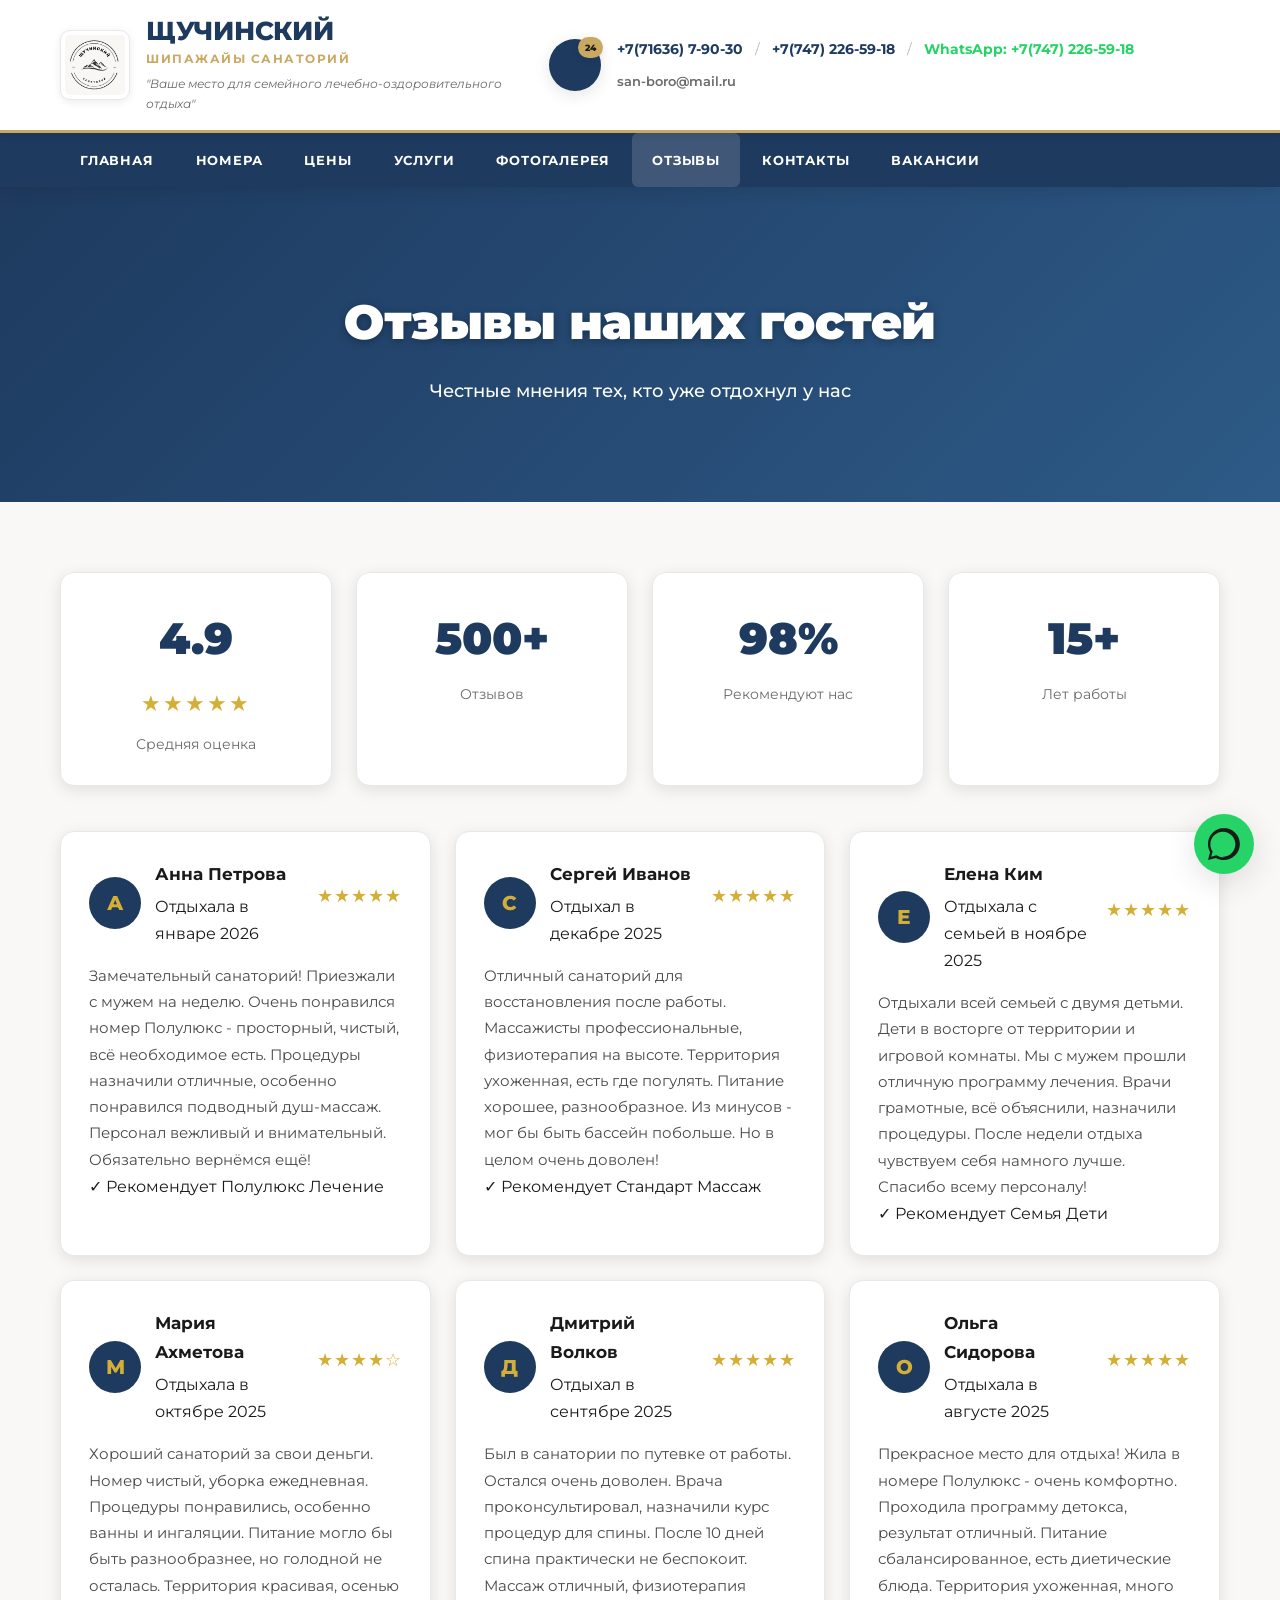
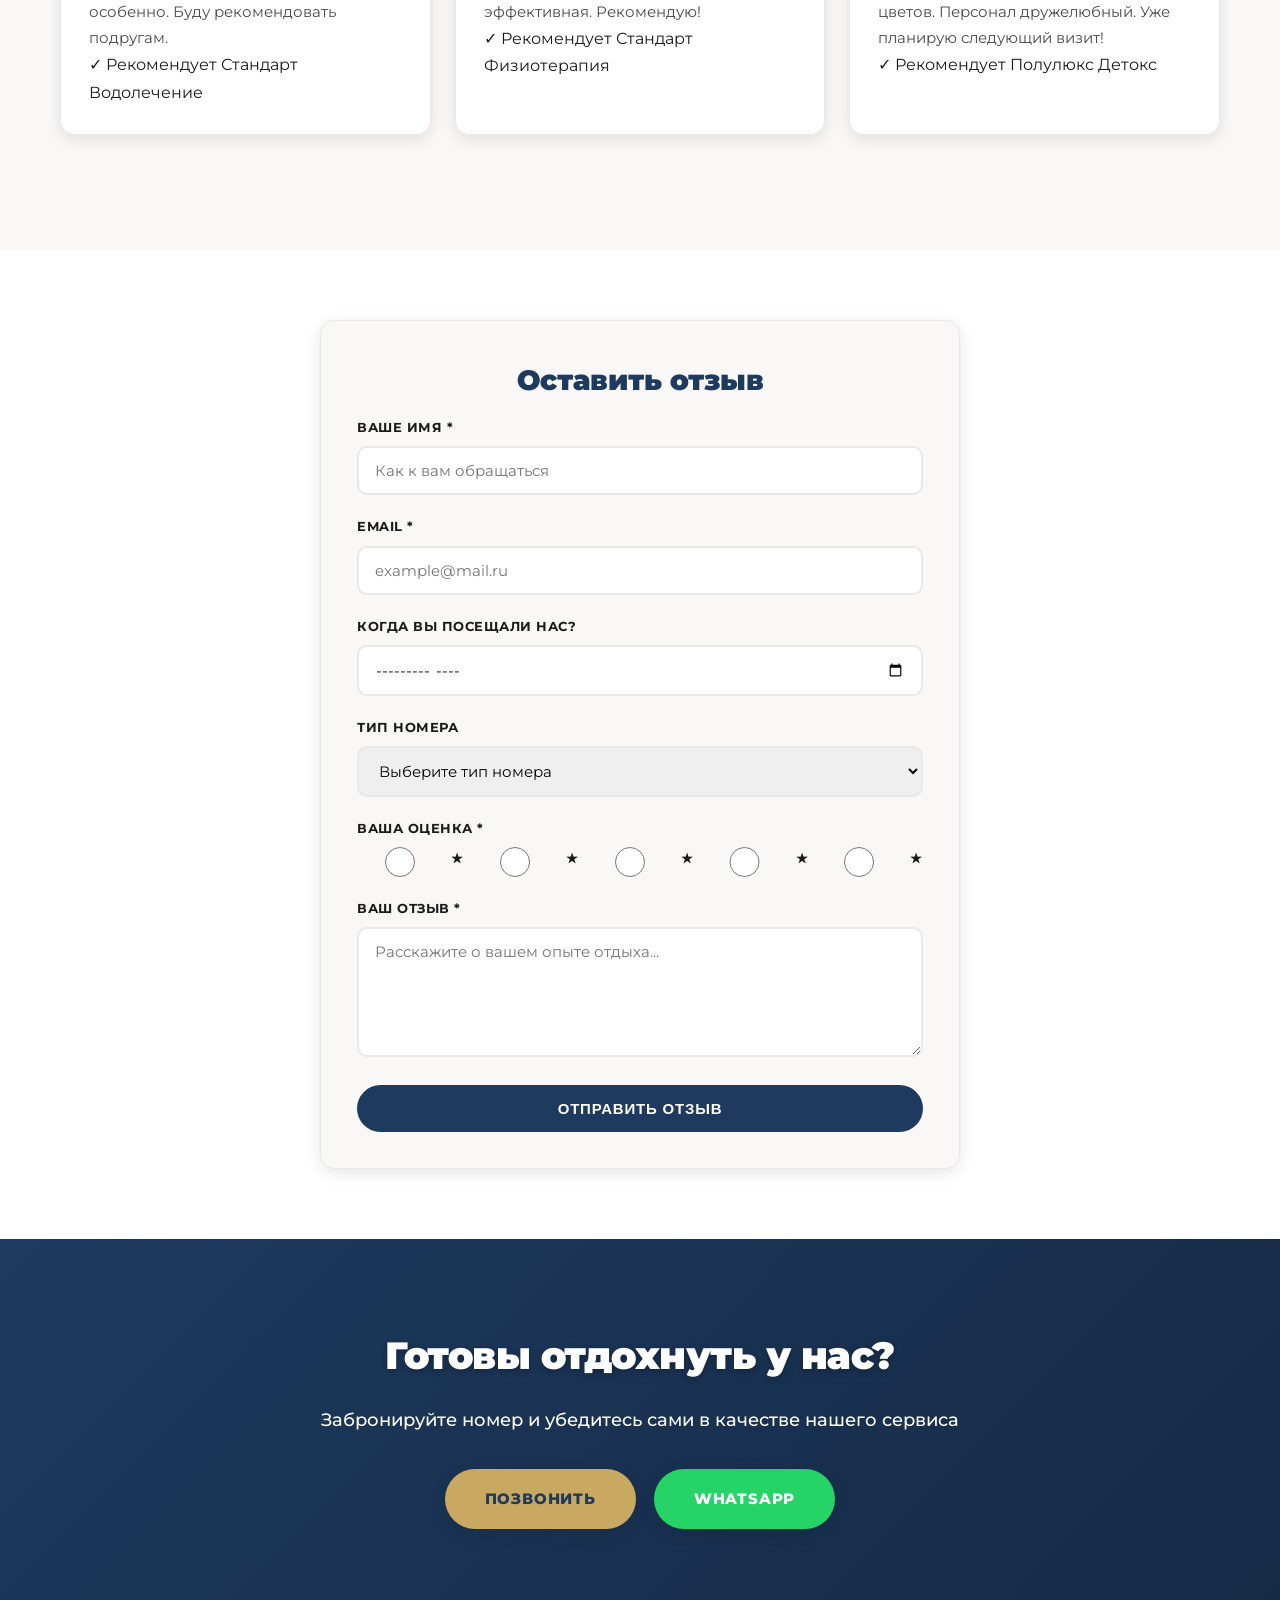
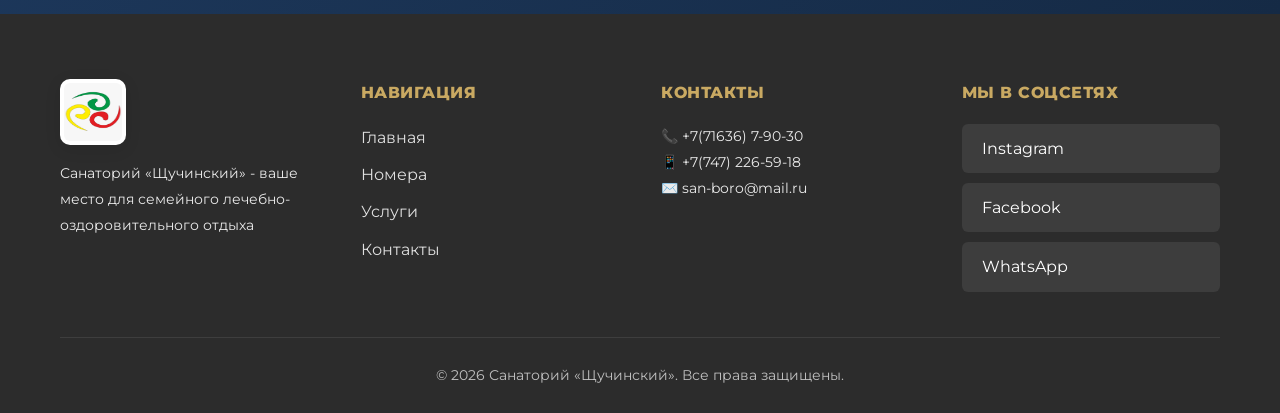
<file: reviews.html>
<!DOCTYPE html>
<html lang="ru">
<head>
    <meta charset="UTF-8">
    <meta name="viewport" content="width=device-width, initial-scale=1.0">
    <title>Отзывы - Санаторий «Щучинский»</title>
    <link rel="stylesheet" href="styles.css">
    <link rel="stylesheet" href="reviews.css">
    <link href="https://fonts.googleapis.com/css2?family=Montserrat:wght@400;500;600;700;800&display=swap" rel="stylesheet">
</head>
<body>
    <!-- Header -->
    <header class="header">
        <div class="container header-container">
            <div class="logo-section">
                <img src="logo/WhatsApp Image 2026-03-26 at 20.14.41.jpeg" alt="Логотип Щучинский" class="logo-main">
                <div class="logo-text">
                    <h1>ЩУЧИНСКИЙ</h1>
                    <span class="kz-name">ШИПАЖАЙЫ САНАТОРИЙ</span>
                    <p class="tagline">"Ваше место для семейного лечебно-оздоровительного отдыха"</p>
                </div>
            </div>
            <div class="contact-section">
                <div class="phone-icon">
                    <span class="clock-24">24</span>
                </div>
                <div class="contacts">
                    <a href="tel:+77163679030">+7(71636) 7-90-30</a>
                    <span class="divider">/</span>
                    <a href="tel:+77472265918">+7(747) 226-59-18</a>
                    <span class="divider">/</span>
                    <a href="https://wa.me/77472265918" class="whatsapp-link">WhatsApp: +7(747) 226-59-18</a>
                    <a href="mailto:san-boro@mail.ru" class="email">san-boro@mail.ru</a>
                </div>
            </div>
        </div>
    </header>

    <!-- Navigation -->
    <nav class="navbar">
        <div class="container">
            <ul class="nav-menu">
                <li><a href="index.html">ГЛАВНАЯ</a></li>
                <li class="dropdown">
                    <a href="rooms.html">НОМЕРА</a>
                    <ul class="dropdown-menu">
                        <li><a href="rooms.html#standard">Стандарт</a></li>
                        <li><a href="rooms.html#semilux">Полулюкс</a></li>
                    </ul>
                </li>
                <li><a href="prices.html">ЦЕНЫ</a></li>
                <li class="dropdown">
                    <a href="services.html">УСЛУГИ</a>
                    <ul class="dropdown-menu">
                        <li><a href="services.html#medical">Медицинские</a></li>
                        <li><a href="services.html#recreation">Оздоровительные</a></li>
                    </ul>
                </li>
                <li><a href="gallery.html">ФОТОГАЛЕРЕЯ</a></li>
                <li><a href="reviews.html" class="active">ОТЗЫВЫ</a></li>
                <li><a href="contacts.html">КОНТАКТЫ</a></li>
                <li><a href="vacancies.html">ВАКАНСИИ</a></li>
            </ul>
        </div>
    </nav>

    <!-- Page Hero -->
    <section class="page-hero">
        <div class="container">
            <h1>Отзывы наших гостей</h1>
            <p class="page-subtitle">Честные мнения тех, кто уже отдохнул у нас</p>
        </div>
    </section>

    <!-- Reviews Stats -->
    <section class="reviews-section">
        <div class="container">
            <div class="reviews-stats">
                <div class="stat-card">
                    <div class="stat-number">4.9</div>
                    <div class="rating-stars">★★★★★</div>
                    <div class="stat-label">Средняя оценка</div>
                </div>
                <div class="stat-card">
                    <div class="stat-number">500+</div>
                    <div class="stat-label">Отзывов</div>
                </div>
                <div class="stat-card">
                    <div class="stat-number">98%</div>
                    <div class="stat-label">Рекомендуют нас</div>
                </div>
                <div class="stat-card">
                    <div class="stat-number">15+</div>
                    <div class="stat-label">Лет работы</div>
                </div>
            </div>

            <!-- Reviews Grid -->
            <div class="reviews-grid">
                <div class="review-card">
                    <div class="review-header">
                        <div class="review-avatar">А</div>
                        <div class="review-info">
                            <h3>Анна Петрова</h3>
                            <div class="review-meta">Отдыхала в январе 2026</div>
                        </div>
                        <div class="review-rating">
                            <div class="stars">★★★★★</div>
                        </div>
                    </div>
                    <p class="review-text">
                        Замечательный санаторий! Приезжали с мужем на неделю. Очень понравился номер Полулюкс - просторный, чистый, всё необходимое есть. 
                        Процедуры назначили отличные, особенно понравился подводный душ-массаж. Персонал вежливый и внимательный. 
                        Обязательно вернёмся ещё!
                    </p>
                    <div class="review-tags">
                        <span class="review-tag positive">✓ Рекомендует</span>
                        <span class="review-tag">Полулюкс</span>
                        <span class="review-tag">Лечение</span>
                    </div>
                </div>

                <div class="review-card">
                    <div class="review-header">
                        <div class="review-avatar">С</div>
                        <div class="review-info">
                            <h3>Сергей Иванов</h3>
                            <div class="review-meta">Отдыхал в декабре 2025</div>
                        </div>
                        <div class="review-rating">
                            <div class="stars">★★★★★</div>
                        </div>
                    </div>
                    <p class="review-text">
                        Отличный санаторий для восстановления после работы. Массажисты профессиональные, физиотерапия на высоте. 
                        Территория ухоженная, есть где погулять. Питание хорошее, разнообразное. Из минусов - мог бы быть бассейн побольше. 
                        Но в целом очень доволен!
                    </p>
                    <div class="review-tags">
                        <span class="review-tag positive">✓ Рекомендует</span>
                        <span class="review-tag">Стандарт</span>
                        <span class="review-tag">Массаж</span>
                    </div>
                </div>

                <div class="review-card">
                    <div class="review-header">
                        <div class="review-avatar">Е</div>
                        <div class="review-info">
                            <h3>Елена Ким</h3>
                            <div class="review-meta">Отдыхала с семьей в ноябре 2025</div>
                        </div>
                        <div class="review-rating">
                            <div class="stars">★★★★★</div>
                        </div>
                    </div>
                    <p class="review-text">
                        Отдыхали всей семьей с двумя детьми. Дети в восторге от территории и игровой комнаты. 
                        Мы с мужем прошли отличную программу лечения. Врачи грамотные, всё объяснили, назначили процедуры. 
                        После недели отдыха чувствуем себя намного лучше. Спасибо всему персоналу!
                    </p>
                    <div class="review-tags">
                        <span class="review-tag positive">✓ Рекомендует</span>
                        <span class="review-tag">Семья</span>
                        <span class="review-tag">Дети</span>
                    </div>
                </div>

                <div class="review-card">
                    <div class="review-header">
                        <div class="review-avatar">М</div>
                        <div class="review-info">
                            <h3>Мария Ахметова</h3>
                            <div class="review-meta">Отдыхала в октябре 2025</div>
                        </div>
                        <div class="review-rating">
                            <div class="stars">★★★★☆</div>
                        </div>
                    </div>
                    <p class="review-text">
                        Хороший санаторий за свои деньги. Номер чистый, уборка ежедневная. Процедуры понравились, 
                        особенно ванны и ингаляции. Питание могло бы быть разнообразнее, но голодной не осталась. 
                        Территория красивая, осенью особенно. Буду рекомендовать подругам.
                    </p>
                    <div class="review-tags">
                        <span class="review-tag positive">✓ Рекомендует</span>
                        <span class="review-tag">Стандарт</span>
                        <span class="review-tag">Водолечение</span>
                    </div>
                </div>

                <div class="review-card">
                    <div class="review-header">
                        <div class="review-avatar">Д</div>
                        <div class="review-info">
                            <h3>Дмитрий Волков</h3>
                            <div class="review-meta">Отдыхал в сентябре 2025</div>
                        </div>
                        <div class="review-rating">
                            <div class="stars">★★★★★</div>
                        </div>
                    </div>
                    <p class="review-text">
                        Был в санатории по путевке от работы. Остался очень доволен. Врача проконсультировал, 
                        назначили курс процедур для спины. После 10 дней спина практически не беспокоит. 
                        Массаж отличный, физиотерапия эффективная. Рекомендую!
                    </p>
                    <div class="review-tags">
                        <span class="review-tag positive">✓ Рекомендует</span>
                        <span class="review-tag">Стандарт</span>
                        <span class="review-tag">Физиотерапия</span>
                    </div>
                </div>

                <div class="review-card">
                    <div class="review-header">
                        <div class="review-avatar">О</div>
                        <div class="review-info">
                            <h3>Ольга Сидорова</h3>
                            <div class="review-meta">Отдыхала в августе 2025</div>
                        </div>
                        <div class="review-rating">
                            <div class="stars">★★★★★</div>
                        </div>
                    </div>
                    <p class="review-text">
                        Прекрасное место для отдыха! Жила в номере Полулюкс - очень комфортно. 
                        Проходила программу детокса, результат отличный. Питание сбалансированное, 
                        есть диетические блюда. Территория ухоженная, много цветов. Персонал дружелюбный. 
                        Уже планирую следующий визит!
                    </p>
                    <div class="review-tags">
                        <span class="review-tag positive">✓ Рекомендует</span>
                        <span class="review-tag">Полулюкс</span>
                        <span class="review-tag">Детокс</span>
                    </div>
                </div>
            </div>
        </div>
    </section>

    <!-- Testimonial Slider Section -->
    <!-- <section class="testimonial-section">
        <div class="container">
            <div class="testimonial-slider">
                <div class="testimonial-slide">
                    <p class="testimonial-quote">«Лучший санаторий, в котором я была! Профессиональные врачи, отличное лечение и потрясающая природа. Чувствуется забота о каждом госте.»</p>
                    <p class="testimonial-author">Наталья К.</p>
                    <p class="testimonial-location">г. Алматы</p>
                </div>
                <div class="slider-dots">
                    <span class="dot active" data-slide="0"></span>
                    <span class="dot" data-slide="1"></span>
                    <span class="dot" data-slide="2"></span>
                </div>
            </div>
        </div>
    </section> -->

    <!-- Review Form Section -->
    <section class="review-form-section">
        <div class="container">
            <div class="review-form-container">
                <h2>Оставить отзыв</h2>
                <form id="reviewForm">
                    <div class="form-group">
                        <label for="name">Ваше имя *</label>
                        <input type="text" id="name" name="name" required placeholder="Как к вам обращаться">
                    </div>
                    <div class="form-group">
                        <label for="email">Email *</label>
                        <input type="email" id="email" name="email" required placeholder="example@mail.ru">
                    </div>
                    <div class="form-group">
                        <label for="visit-date">Когда вы посещали нас?</label>
                        <input type="month" id="visit-date" name="visit-date">
                    </div>
                    <div class="form-group">
                        <label for="room-type">Тип номера</label>
                        <select id="room-type" name="room-type">
                            <option value="">Выберите тип номера</option>
                            <option value="standard">Стандарт</option>
                            <option value="semilux">Полулюкс</option>
                        </select>
                    </div>
                    <div class="form-group">
                        <label>Ваша оценка *</label>
                        <div class="rating-input">
                            <input type="radio" id="star5" name="rating" value="5" required>
                            <label for="star5">★</label>
                            <input type="radio" id="star4" name="rating" value="4">
                            <label for="star4">★</label>
                            <input type="radio" id="star3" name="rating" value="3">
                            <label for="star3">★</label>
                            <input type="radio" id="star2" name="rating" value="2">
                            <label for="star2">★</label>
                            <input type="radio" id="star1" name="rating" value="1">
                            <label for="star1">★</label>
                        </div>
                    </div>
                    <div class="form-group">
                        <label for="review-text">Ваш отзыв *</label>
                        <textarea id="review-text" name="review-text" required placeholder="Расскажите о вашем опыте отдыха..."></textarea>
                    </div>
                    <button type="submit" class="btn-submit">Отправить отзыв</button>
                </form>
            </div>
        </div>
    </section>

    <!-- CTA Section -->
    <section class="cta">
        <div class="container">
            <h2>Готовы отдохнуть у нас?</h2>
            <p>Забронируйте номер и убедитесь сами в качестве нашего сервиса</p>
            <div class="cta-buttons">
                <a href="tel:+77163679030" class="btn btn-primary">Позвонить</a>
                <a href="https://wa.me/77472265918" class="btn btn-whatsapp">WhatsApp</a>
            </div>
        </div>
    </section>

    <!-- Footer -->
    <footer class="footer">
        <div class="container">
            <div class="footer-grid">
                <div class="footer-section">
                    <img src="logo/WhatsApp Image 2026-03-26 at 20.14.41 (1).jpeg" alt="Логотип" class="footer-logo">
                    <p>Санаторий «Щучинский» - ваше место для семейного лечебно-оздоровительного отдыха</p>
                </div>
                <div class="footer-section">
                    <h4>Навигация</h4>
                    <ul>
                        <li><a href="index.html">Главная</a></li>
                        <li><a href="rooms.html">Номера</a></li>
                        <li><a href="services.html">Услуги</a></li>
                        <li><a href="contacts.html">Контакты</a></li>
                    </ul>
                </div>
                <div class="footer-section">
                    <h4>Контакты</h4>
                    <p>📞 +7(71636) 7-90-30</p>
                    <p>📱 +7(747) 226-59-18</p>
                    <p>✉️ san-boro@mail.ru</p>
                </div>
                <div class="footer-section">
                    <h4>Мы в соцсетях</h4>
                    <div class="social-links">
                        <a href="#" class="social-link">Instagram</a>
                        <a href="#" class="social-link">Facebook</a>
                        <a href="https://wa.me/77472265918" class="social-link">WhatsApp</a>
                    </div>
                </div>
            </div>
            <div class="footer-bottom">
                <p>&copy; 2026 Санаторий «Щучинский». Все права защищены.</p>
            </div>
        </div>
    </footer>

    <!-- WhatsApp Button -->
    <a href="https://wa.me/77472265918" class="whatsapp-float" target="_blank">
        <svg viewBox="0 0 32 32" class="whatsapp-icon">
            <path fill="currentColor" d="M16 0c-8.837 0-16 7.163-16 16 0 2.825 0.737 5.607 2.137 8.048l-2.137 7.952 7.933-2.082c2.404 1.372 5.134 2.082 7.933 2.082 8.837 0 16-7.163 16-16s-7.163-16-16-16zM16 29.466c-2.482 0-4.908-0.646-7.07-1.87l-0.507-0.292-5.245 1.376 1.417-5.273-0.317-0.508c-1.261-2.027-1.928-4.358-1.928-6.754 0-6.903 5.614-12.517 12.517-12.517 6.903 0 12.517 5.614 12.517 12.517s-5.614 12.517-12.517 12.517z"/>
        </svg>
    </a>

    <script src="script.js"></script>
    <script>
        document.addEventListener('DOMContentLoaded', function() {
            // Review Form Submission
            const reviewForm = document.getElementById('reviewForm');
            
            reviewForm.addEventListener('submit', function(e) {
                e.preventDefault();
                
                // Get form values
                const formData = new FormData(this);
                const review = {
                    name: formData.get('name'),
                    email: formData.get('email'),
                    visitDate: formData.get('visit-date'),
                    roomType: formData.get('room-type'),
                    rating: formData.get('rating'),
                    text: formData.get('review-text')
                };
                
                // Here you would normally send to server
                console.log('Review submitted:', review);
                
                // Show success message
                alert('Спасибо за ваш отзыв! Он будет опубликован после модерации.');
                
                // Reset form
                this.reset();
            });

            // Testimonial Slider
            const dots = document.querySelectorAll('.slider-dots .dot');
            const testimonials = [
                {
                    quote: '«Лучший санаторий, в котором я была! Профессиональные врачи, отличное лечение и потрясающая природа. Чувствуется забота о каждом госте.»',
                    author: 'Наталья К.',
                    location: 'г. Алматы'
                },
                {
                    quote: '«Отличное место для восстановления сил. После курса процедур забыл о болях в спине. Рекомендую всем, кто ценит своё здоровье!»',
                    author: 'Александр В.',
                    location: 'г. Астана'
                },
                {
                    quote: '«Прекрасный семейный отдых! Дети довольны, мы с мужем отдохнули и прошли лечение. Обязательно вернёмся ещё раз.»',
                    author: 'Семья Ивановых',
                    location: 'г. Караганда'
                }
            ];

            let currentSlide = 0;

            function showSlide(index) {
                const slide = document.querySelector('.testimonial-slide');
                const testimonial = testimonials[index];
                slide.innerHTML = `
                    <p class="testimonial-quote">${testimonial.quote}</p>
                    <p class="testimonial-author">${testimonial.author}</p>
                    <p class="testimonial-location">${testimonial.location}</p>
                `;
                
                dots.forEach((dot, i) => {
                    dot.classList.toggle('active', i === index);
                });
            }

            dots.forEach((dot, index) => {
                dot.addEventListener('click', () => {
                    currentSlide = index;
                    showSlide(currentSlide);
                });
            });

            // Auto-advance slides
            setInterval(() => {
                currentSlide = (currentSlide + 1) % testimonials.length;
                showSlide(currentSlide);
            }, 5000);
        });
    </script>
</body>
</html>
</file>
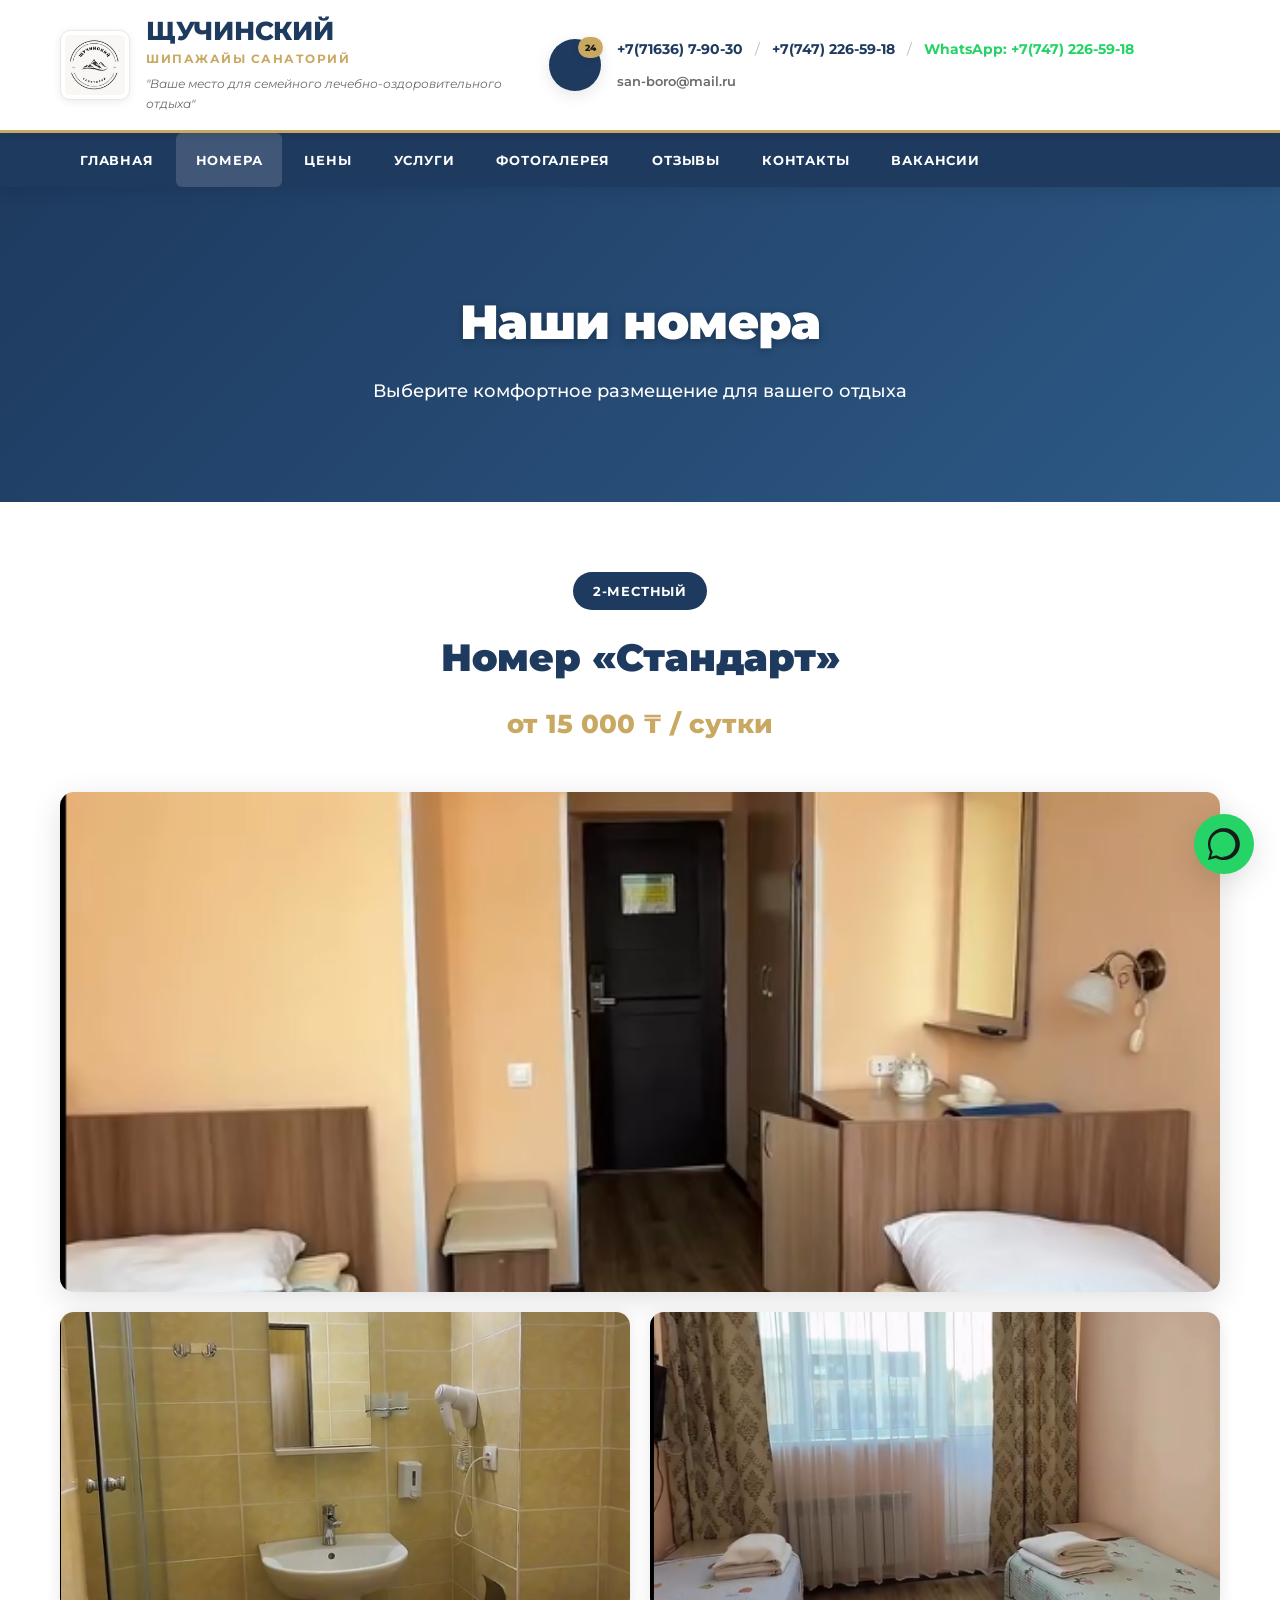
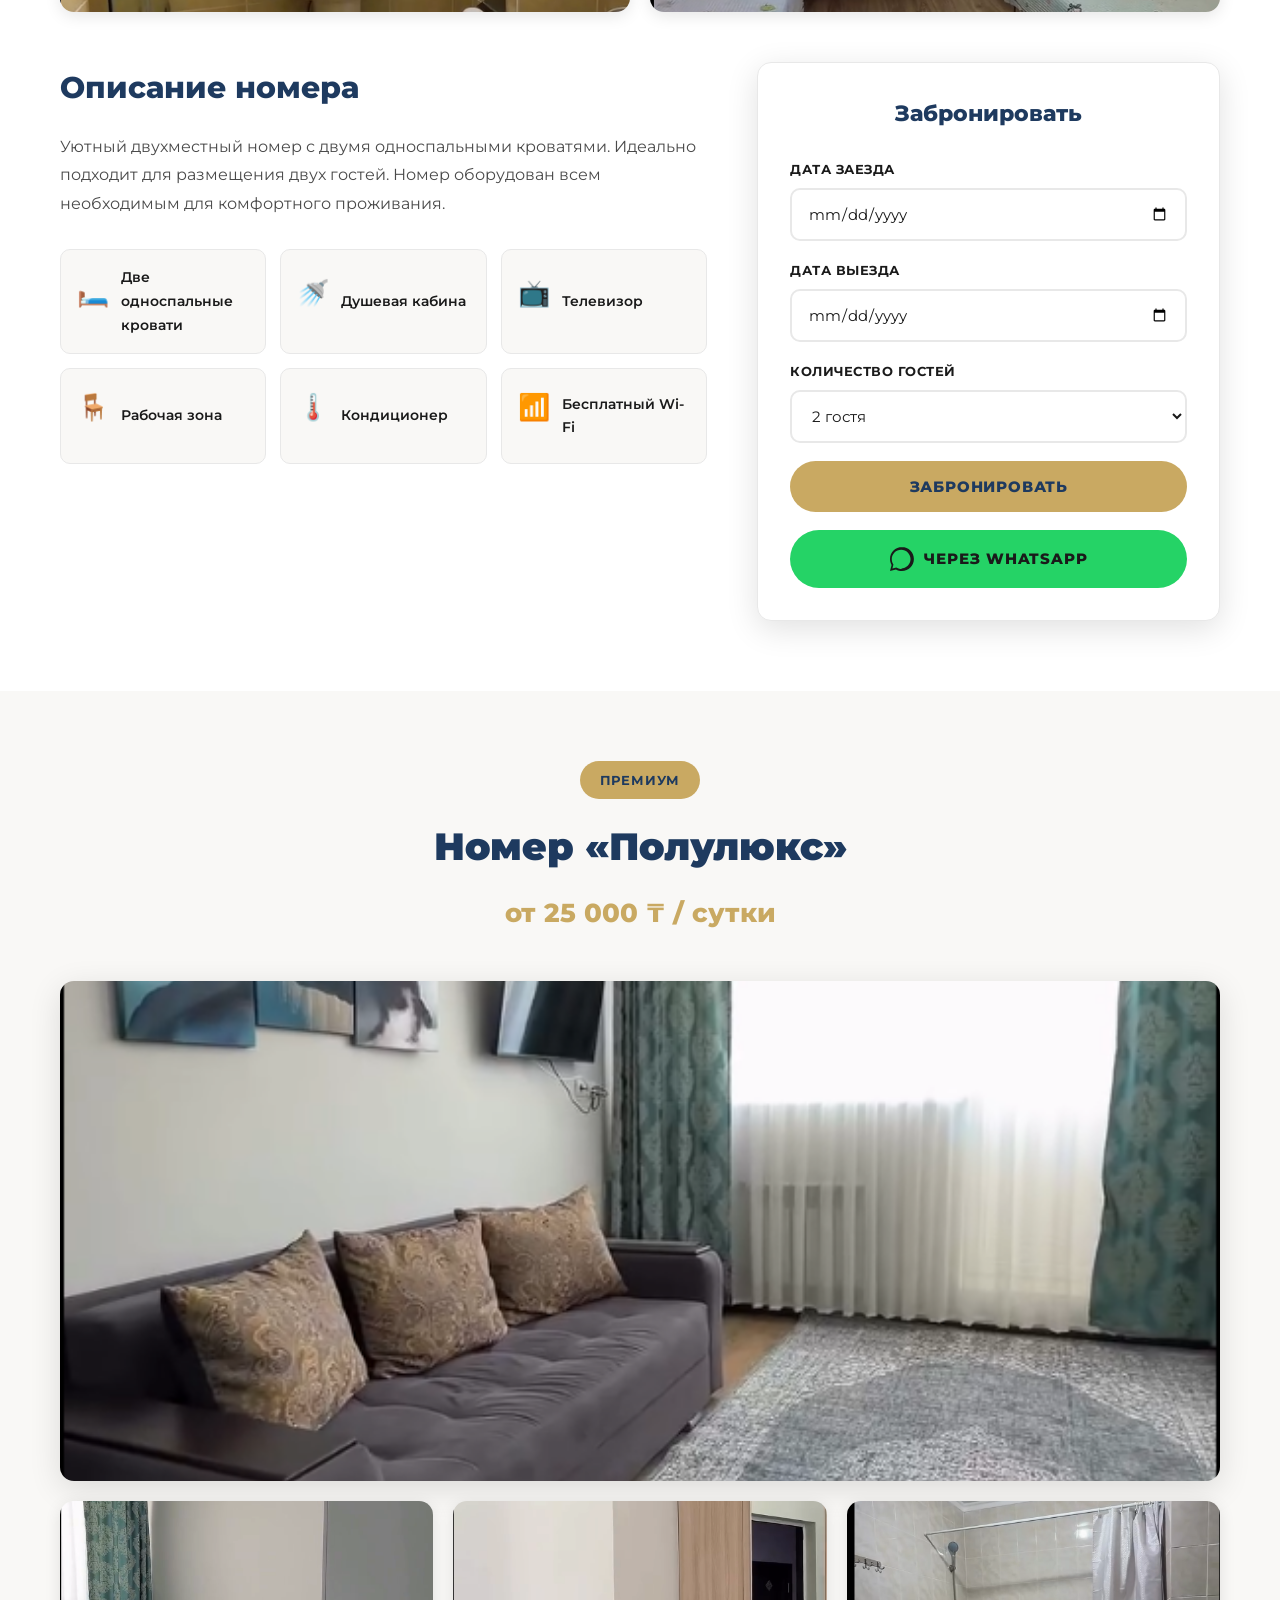
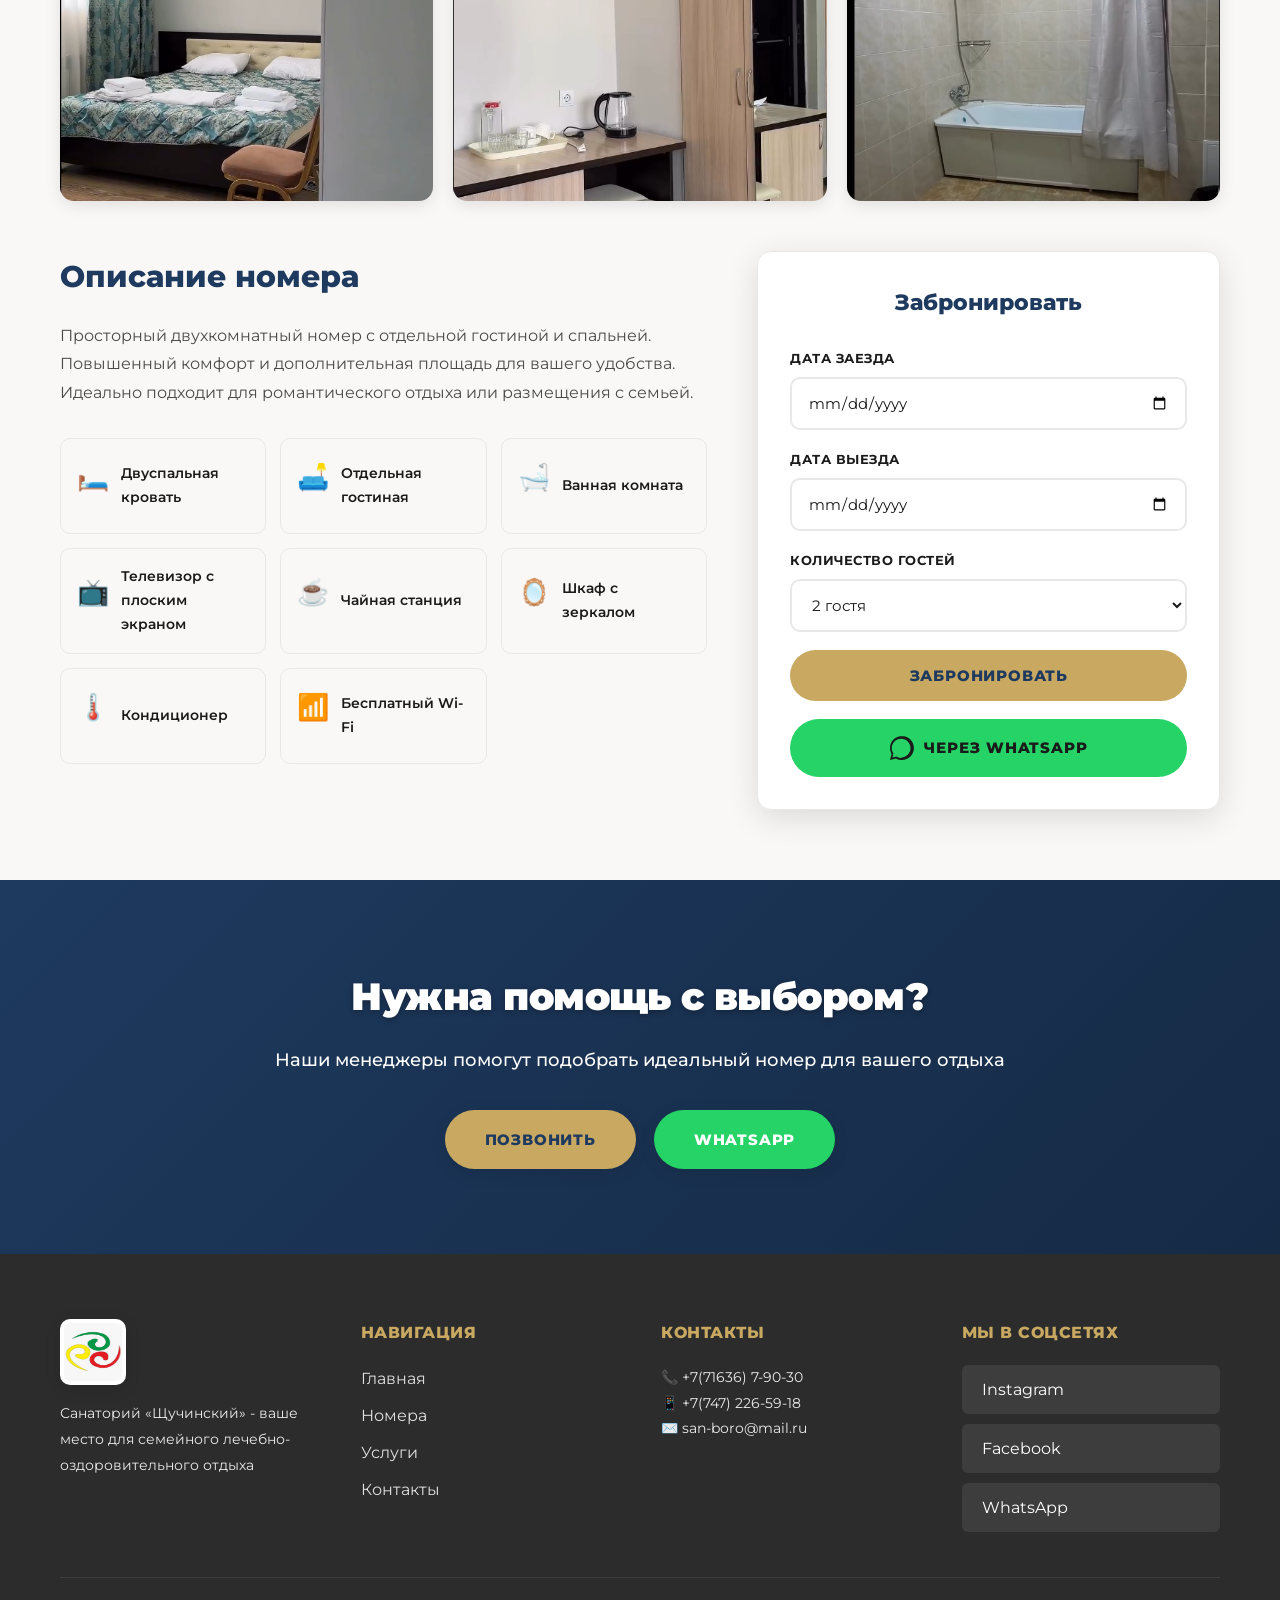
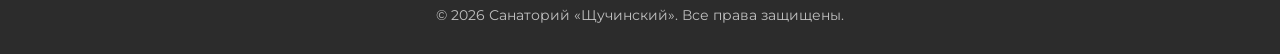
<file: rooms.html>
<!DOCTYPE html>
<html lang="ru">
<head>
    <meta charset="UTF-8">
    <meta name="viewport" content="width=device-width, initial-scale=1.0">
    <title>Номера - Санаторий «Щучинский»</title>
    <link rel="stylesheet" href="styles.css">
    <link rel="stylesheet" href="rooms.css">
    <link href="https://fonts.googleapis.com/css2?family=Montserrat:wght@400;500;600;700;800&display=swap" rel="stylesheet">
</head>
<body>
    <!-- Header -->
    <header class="header">
        <div class="container header-container">
            <div class="logo-section">
                <img src="logo/WhatsApp Image 2026-03-26 at 20.14.41.jpeg" alt="Логотип Щучинский" class="logo-main">
                <div class="logo-text">
                    <h1>ЩУЧИНСКИЙ</h1>
                    <span class="kz-name">ШИПАЖАЙЫ САНАТОРИЙ</span>
                    <p class="tagline">"Ваше место для семейного лечебно-оздоровительного отдыха"</p>
                </div>
            </div>
            <div class="contact-section">
                <div class="phone-icon">
                    <span class="clock-24">24</span>
                </div>
                <div class="contacts">
                    <a href="tel:+77163679030">+7(71636) 7-90-30</a>
                    <span class="divider">/</span>
                    <a href="tel:+77472265918">+7(747) 226-59-18</a>
                    <span class="divider">/</span>
                    <a href="https://wa.me/77472265918" class="whatsapp-link">WhatsApp: +7(747) 226-59-18</a>
                    <a href="mailto:san-boro@mail.ru" class="email">san-boro@mail.ru</a>
                </div>
            </div>
        </div>
    </header>

    <!-- Navigation -->
    <nav class="navbar">
        <div class="container">
            <ul class="nav-menu">
                <li><a href="index.html">ГЛАВНАЯ</a></li>
                <li class="dropdown">
                    <a href="rooms.html" class="active">НОМЕРА</a>
                    <ul class="dropdown-menu">
                        <li><a href="#standard">Стандарт</a></li>
                        <li><a href="#semilux">Полулюкс</a></li>
                    </ul>
                </li>
                <li><a href="prices.html">ЦЕНЫ</a></li>
                <li class="dropdown">
                    <a href="services.html">УСЛУГИ</a>
                    <ul class="dropdown-menu">
                        <li><a href="services.html#medical">Медицинские</a></li>
                        <li><a href="services.html#recreation">Оздоровительные</a></li>
                    </ul>
                </li>
                <li><a href="gallery.html">ФОТОГАЛЕРЕЯ</a></li>
                <li><a href="reviews.html">ОТЗЫВЫ</a></li>
                <li><a href="contacts.html">КОНТАКТЫ</a></li>
                <li><a href="vacancies.html">ВАКАНСИИ</a></li>
            </ul>
        </div>
    </nav>

    <!-- Page Hero -->
    <section class="page-hero">
        <div class="container">
            <h1>Наши номера</h1>
            <p class="page-subtitle">Выберите комфортное размещение для вашего отдыха</p>
        </div>
    </section>

    <!-- Standard Room -->
    <section class="room-detail" id="standard">
        <div class="container">
            <div class="room-detail-header">
                <div class="room-badge">2-местный</div>
                <h2>Номер «Стандарт»</h2>
                <p class="room-price">от 15 000 ₸ / сутки</p>
            </div>
            
            <div class="room-gallery">
                <div class="room-main-image">
                    <img src="Trash/Screenshot_1.png" alt="Номер Стандарт - основная комната">
                </div>
                <div class="room-images-grid">
                    <div class="room-sub-image">
                        <img src="Trash/Screenshot_2.png" alt="Номер Стандарт - ванная комната">
                    </div>
                    <div class="room-sub-image">
                        <img src="Trash/Screenshot_7.png" alt="Номер Стандарт - вид комнаты">
                    </div>
                </div>
            </div>
            
            <div class="room-content">
                <div class="room-description">
                    <h3>Описание номера</h3>
                    <p>Уютный двухместный номер с двумя односпальными кроватями. Идеально подходит для размещения двух гостей. Номер оборудован всем необходимым для комфортного проживания.</p>
                    
                    <div class="room-features">
                        <div class="feature-item">
                            <span class="feature-icon">🛏️</span>
                            <span>Две односпальные кровати</span>
                        </div>
                        <div class="feature-item">
                            <span class="feature-icon">🚿</span>
                            <span>Душевая кабина</span>
                        </div>
                        <div class="feature-item">
                            <span class="feature-icon">📺</span>
                            <span>Телевизор</span>
                        </div>
                        <div class="feature-item">
                            <span class="feature-icon">🪑</span>
                            <span>Рабочая зона</span>
                        </div>
                        <div class="feature-item">
                            <span class="feature-icon">🌡️</span>
                            <span>Кондиционер</span>
                        </div>
                        <div class="feature-item">
                            <span class="feature-icon">📶</span>
                            <span>Бесплатный Wi-Fi</span>
                        </div>
                    </div>
                </div>
                
                <div class="room-booking">
                    <h3>Забронировать</h3>
                    <form class="booking-form">
                        <div class="form-group">
                            <label for="checkin">Дата заезда</label>
                            <input type="date" id="checkin" name="checkin" required>
                        </div>
                        <div class="form-group">
                            <label for="checkout">Дата выезда</label>
                            <input type="date" id="checkout" name="checkout" required>
                        </div>
                        <div class="form-group">
                            <label for="guests">Количество гостей</label>
                            <select id="guests" name="guests">
                                <option value="1">1 гость</option>
                                <option value="2" selected>2 гостя</option>
                            </select>
                        </div>
                        <button type="submit" class="btn-book">Забронировать</button>
                        <a href="https://wa.me/77472265918?text=Здравствуйте! Хочу забронировать номер Стандарт" class="btn-whatsapp-book">
                            <svg viewBox="0 0 32 32" class="whatsapp-icon-small">
                                <path fill="currentColor" d="M16 0c-8.837 0-16 7.163-16 16 0 2.825 0.737 5.607 2.137 8.048l-2.137 7.952 7.933-2.082c2.404 1.372 5.134 2.082 7.933 2.082 8.837 0 16-7.163 16-16s-7.163-16-16-16zM16 29.466c-2.482 0-4.908-0.646-7.07-1.87l-0.507-0.292-5.245 1.376 1.417-5.273-0.317-0.508c-1.261-2.027-1.928-4.358-1.928-6.754 0-6.903 5.614-12.517 12.517-12.517 6.903 0 12.517 5.614 12.517 12.517s-5.614 12.517-12.517 12.517z"/>
                            </svg>
                            Через WhatsApp
                        </a>
                    </form>
                </div>
            </div>
        </div>
    </section>

    <!-- Semilux Room -->
    <section class="room-detail semilux" id="semilux">
        <div class="container">
            <div class="room-detail-header">
                <div class="room-badge premium">Премиум</div>
                <h2>Номер «Полулюкс»</h2>
                <p class="room-price">от 25 000 ₸ / сутки</p>
            </div>
            
            <div class="room-gallery">
                <div class="room-main-image">
                    <img src="Trash/Screenshot_3.png" alt="Номер Полулюкс - гостиная">
                </div>
                <div class="room-images-grid">
                    <div class="room-sub-image">
                        <img src="Trash/Screenshot_4.png" alt="Номер Полулюкс - спальня">
                    </div>
                    <div class="room-sub-image">
                        <img src="Trash/Screenshot_5.png" alt="Номер Полулюкс - рабочая зона">
                    </div>
                    <div class="room-sub-image">
                        <img src="Trash/Screenshot_6.png" alt="Номер Полулюкс - ванная комната">
                    </div>
                </div>
            </div>
            
            <div class="room-content">
                <div class="room-description">
                    <h3>Описание номера</h3>
                    <p>Просторный двухкомнатный номер с отдельной гостиной и спальней. Повышенный комфорт и дополнительная площадь для вашего удобства. Идеально подходит для романтического отдыха или размещения с семьей.</p>
                    
                    <div class="room-features">
                        <div class="feature-item">
                            <span class="feature-icon">🛏️</span>
                            <span>Двуспальная кровать</span>
                        </div>
                        <div class="feature-item">
                            <span class="feature-icon">🛋️</span>
                            <span>Отдельная гостиная</span>
                        </div>
                        <div class="feature-item">
                            <span class="feature-icon">🛁</span>
                            <span>Ванная комната</span>
                        </div>
                        <div class="feature-item">
                            <span class="feature-icon">📺</span>
                            <span>Телевизор с плоским экраном</span>
                        </div>
                        <div class="feature-item">
                            <span class="feature-icon">☕</span>
                            <span>Чайная станция</span>
                        </div>
                        <div class="feature-item">
                            <span class="feature-icon">🪞</span>
                            <span>Шкаф с зеркалом</span>
                        </div>
                        <div class="feature-item">
                            <span class="feature-icon">🌡️</span>
                            <span>Кондиционер</span>
                        </div>
                        <div class="feature-item">
                            <span class="feature-icon">📶</span>
                            <span>Бесплатный Wi-Fi</span>
                        </div>
                    </div>
                </div>
                
                <div class="room-booking">
                    <h3>Забронировать</h3>
                    <form class="booking-form">
                        <div class="form-group">
                            <label for="checkin-semi">Дата заезда</label>
                            <input type="date" id="checkin-semi" name="checkin" required>
                        </div>
                        <div class="form-group">
                            <label for="checkout-semi">Дата выезда</label>
                            <input type="date" id="checkout-semi" name="checkout" required>
                        </div>
                        <div class="form-group">
                            <label for="guests-semi">Количество гостей</label>
                            <select id="guests-semi" name="guests">
                                <option value="1">1 гость</option>
                                <option value="2" selected>2 гостя</option>
                            </select>
                        </div>
                        <button type="submit" class="btn-book">Забронировать</button>
                        <a href="https://wa.me/77472265918?text=Здравствуйте! Хочу забронировать номер Полулюкс" class="btn-whatsapp-book">
                            <svg viewBox="0 0 32 32" class="whatsapp-icon-small">
                                <path fill="currentColor" d="M16 0c-8.837 0-16 7.163-16 16 0 2.825 0.737 5.607 2.137 8.048l-2.137 7.952 7.933-2.082c2.404 1.372 5.134 2.082 7.933 2.082 8.837 0 16-7.163 16-16s-7.163-16-16-16zM16 29.466c-2.482 0-4.908-0.646-7.07-1.87l-0.507-0.292-5.245 1.376 1.417-5.273-0.317-0.508c-1.261-2.027-1.928-4.358-1.928-6.754 0-6.903 5.614-12.517 12.517-12.517 6.903 0 12.517 5.614 12.517 12.517s-5.614 12.517-12.517 12.517z"/>
                            </svg>
                            Через WhatsApp
                        </a>
                    </form>
                </div>
            </div>
        </div>
    </section>

    <!-- CTA Section -->
    <section class="cta">
        <div class="container">
            <h2>Нужна помощь с выбором?</h2>
            <p>Наши менеджеры помогут подобрать идеальный номер для вашего отдыха</p>
            <div class="cta-buttons">
                <a href="tel:+77163679030" class="btn btn-primary">Позвонить</a>
                <a href="https://wa.me/77472265918" class="btn btn-whatsapp">WhatsApp</a>
            </div>
        </div>
    </section>

    <!-- Footer -->
    <footer class="footer">
        <div class="container">
            <div class="footer-grid">
                <div class="footer-section">
                    <img src="logo/WhatsApp Image 2026-03-26 at 20.14.41 (1).jpeg" alt="Логотип" class="footer-logo">
                    <p>Санаторий «Щучинский» - ваше место для семейного лечебно-оздоровительного отдыха</p>
                </div>
                <div class="footer-section">
                    <h4>Навигация</h4>
                    <ul>
                        <li><a href="index.html">Главная</a></li>
                        <li><a href="rooms.html">Номера</a></li>
                        <li><a href="services.html">Услуги</a></li>
                        <li><a href="contacts.html">Контакты</a></li>
                    </ul>
                </div>
                <div class="footer-section">
                    <h4>Контакты</h4>
                    <p>📞 +7(71636) 7-90-30</p>
                    <p>📱 +7(747) 226-59-18</p>
                    <p>✉️ san-boro@mail.ru</p>
                </div>
                <div class="footer-section">
                    <h4>Мы в соцсетях</h4>
                    <div class="social-links">
                        <a href="#" class="social-link">Instagram</a>
                        <a href="#" class="social-link">Facebook</a>
                        <a href="https://wa.me/77472265918" class="social-link">WhatsApp</a>
                    </div>
                </div>
            </div>
            <div class="footer-bottom">
                <p>&copy; 2026 Санаторий «Щучинский». Все права защищены.</p>
            </div>
        </div>
    </footer>

    <!-- WhatsApp Button -->
    <a href="https://wa.me/77472265918" class="whatsapp-float" target="_blank">
        <svg viewBox="0 0 32 32" class="whatsapp-icon">
            <path fill="currentColor" d="M16 0c-8.837 0-16 7.163-16 16 0 2.825 0.737 5.607 2.137 8.048l-2.137 7.952 7.933-2.082c2.404 1.372 5.134 2.082 7.933 2.082 8.837 0 16-7.163 16-16s-7.163-16-16-16zM16 29.466c-2.482 0-4.908-0.646-7.07-1.87l-0.507-0.292-5.245 1.376 1.417-5.273-0.317-0.508c-1.261-2.027-1.928-4.358-1.928-6.754 0-6.903 5.614-12.517 12.517-12.517 6.903 0 12.517 5.614 12.517 12.517s-5.614 12.517-12.517 12.517z"/>
        </svg>
    </a>

    <script src="script.js"></script>
</body>
</html>
</file>
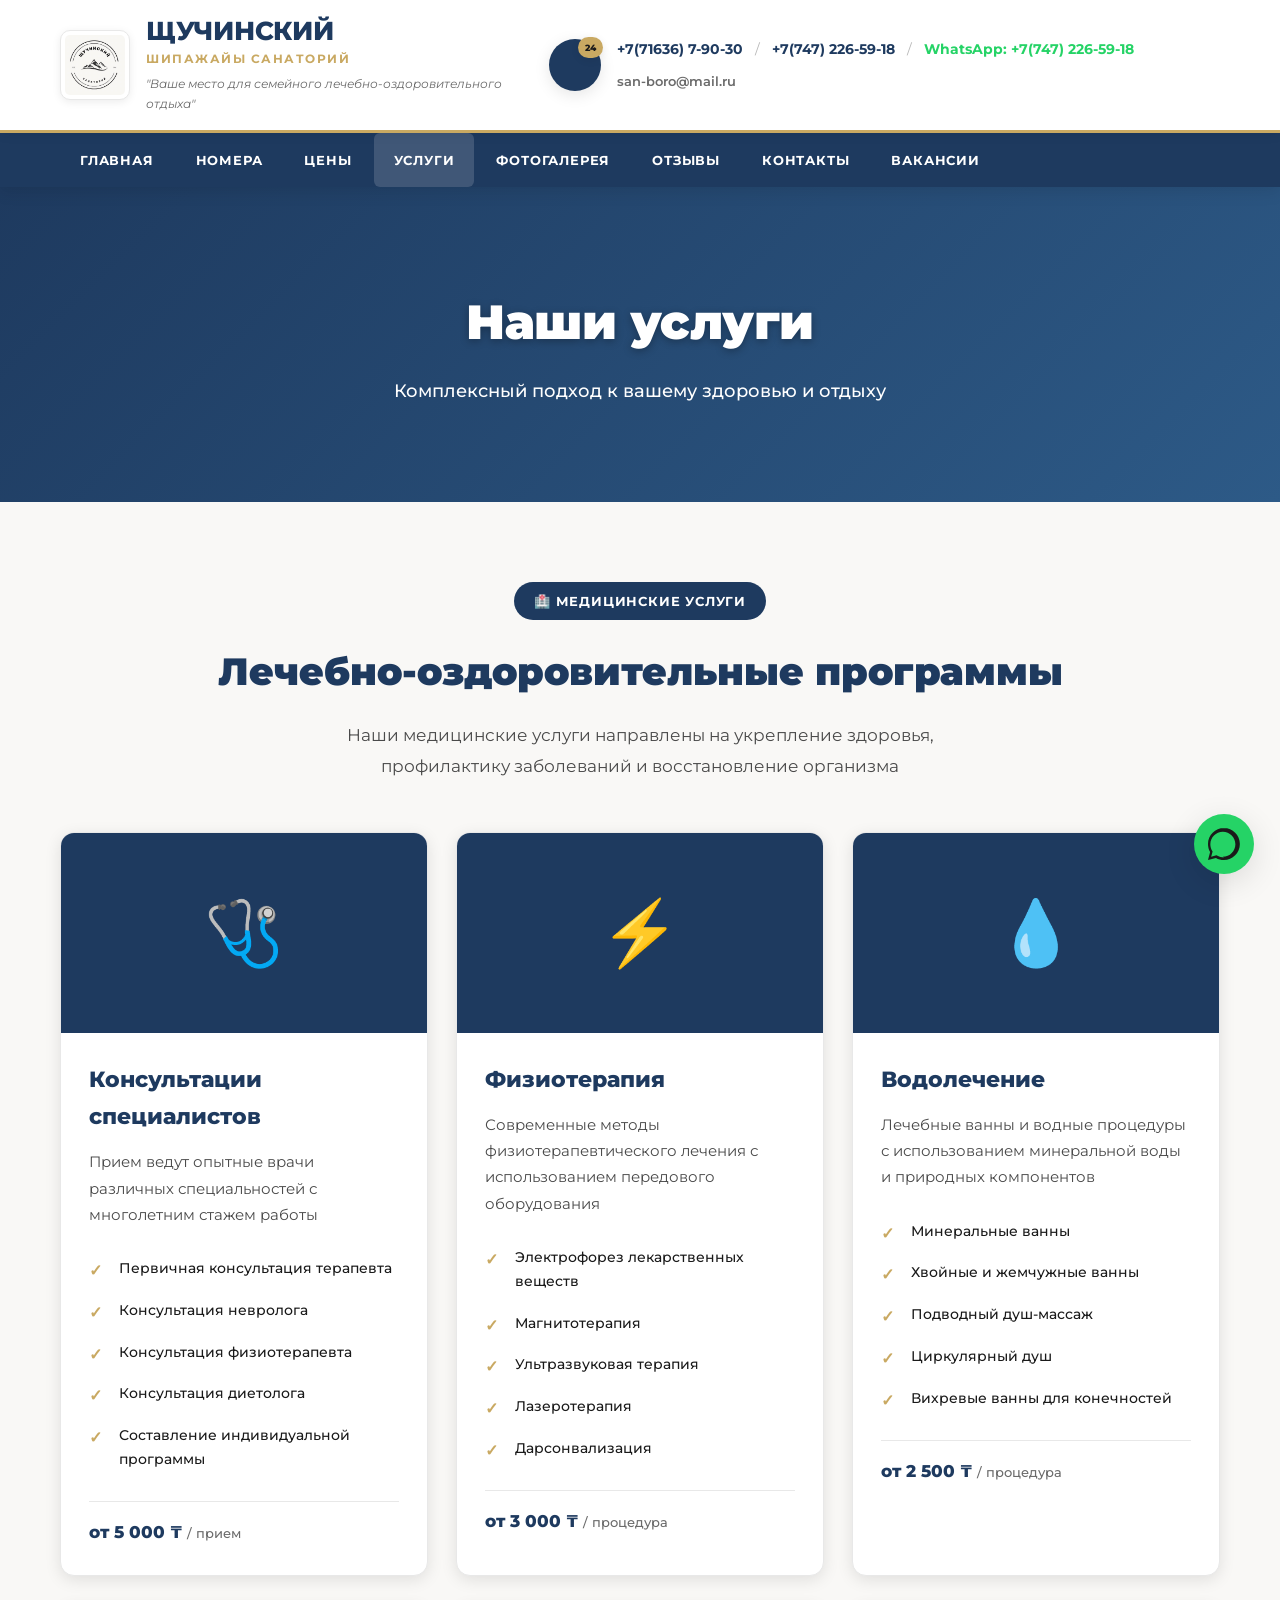
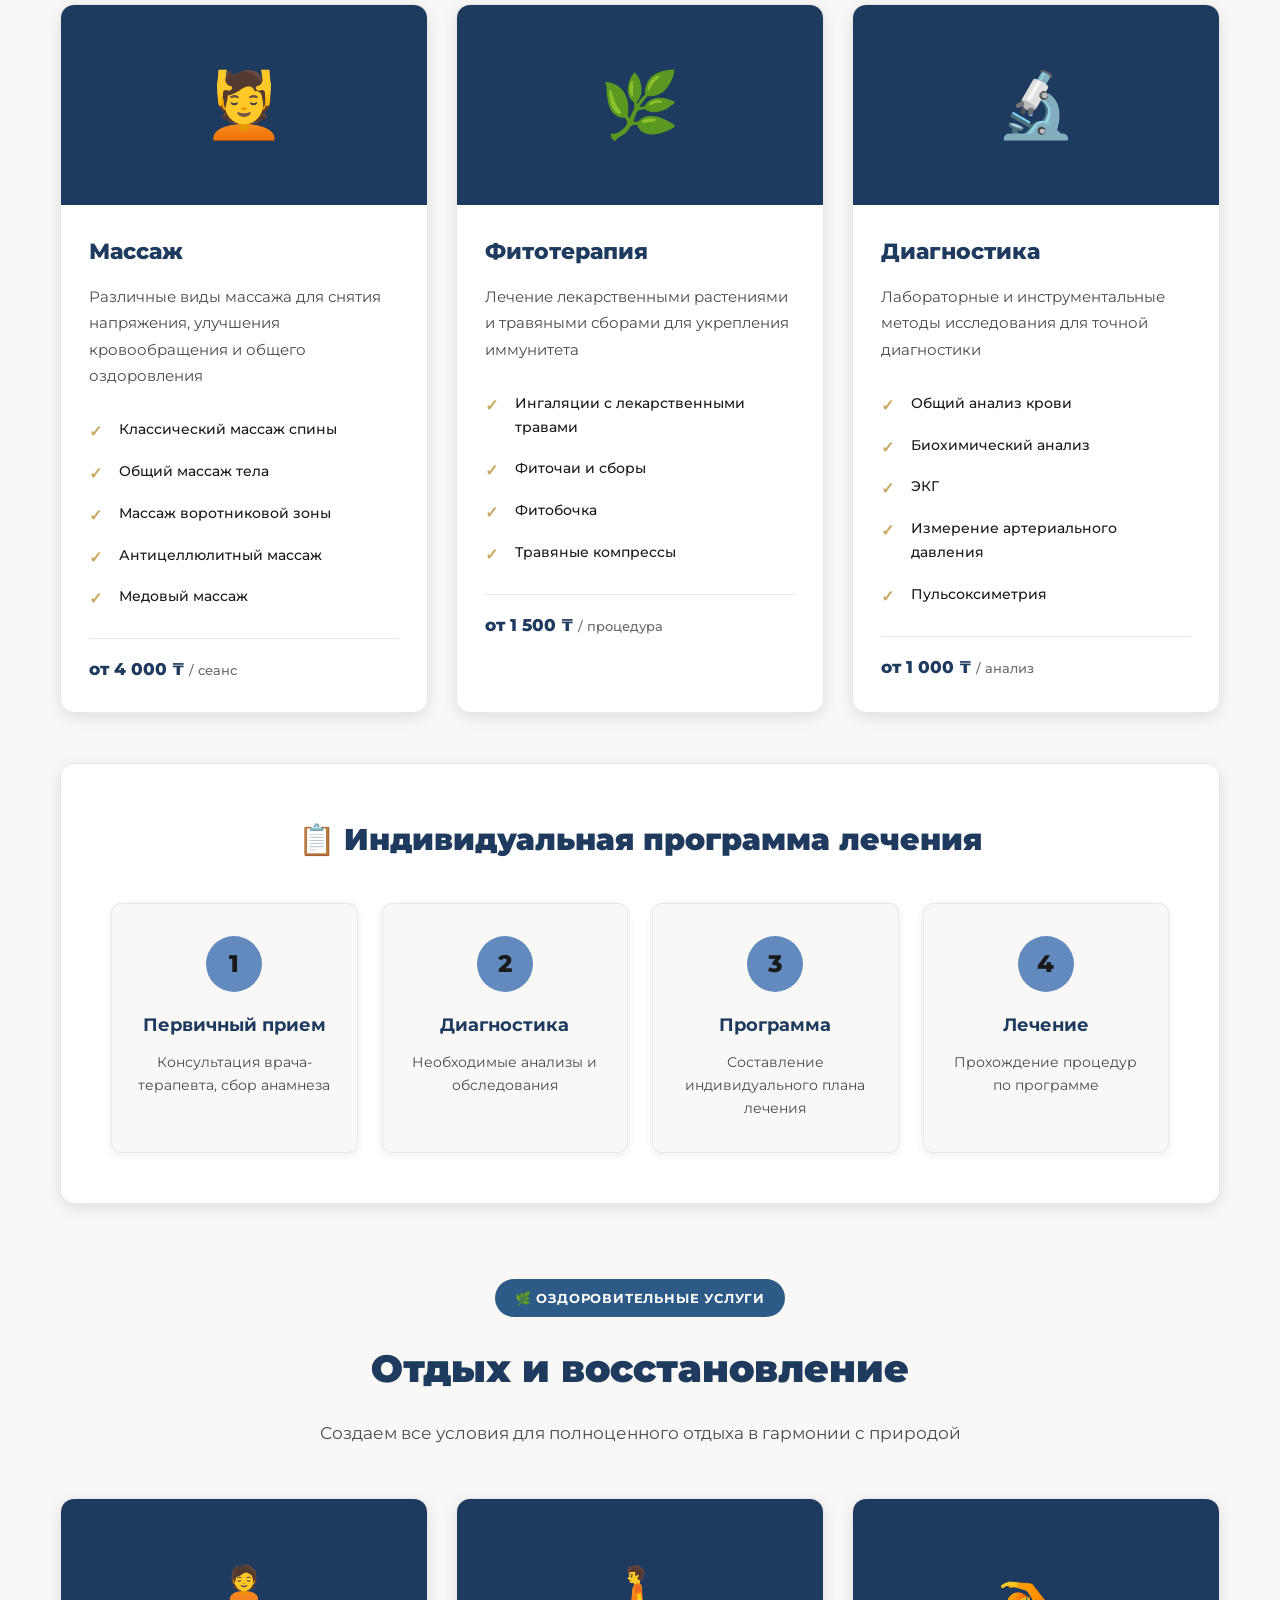
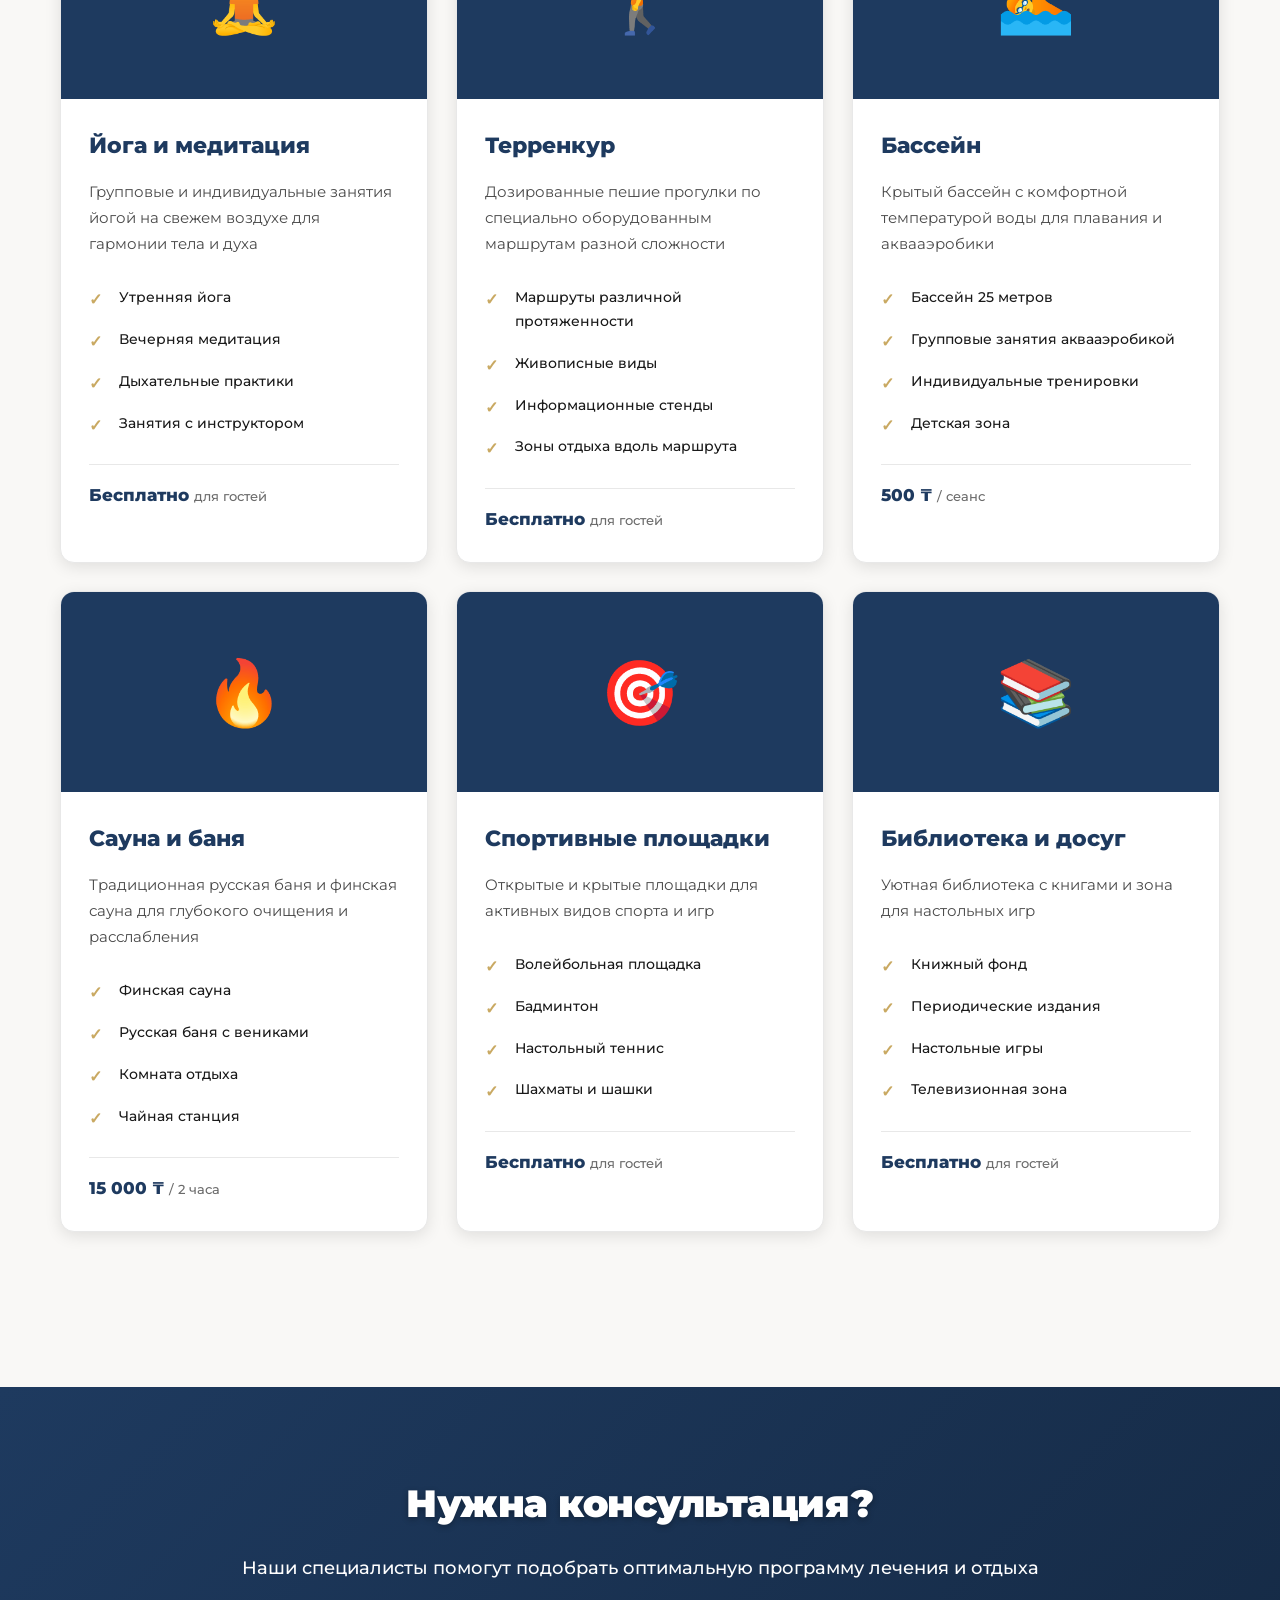
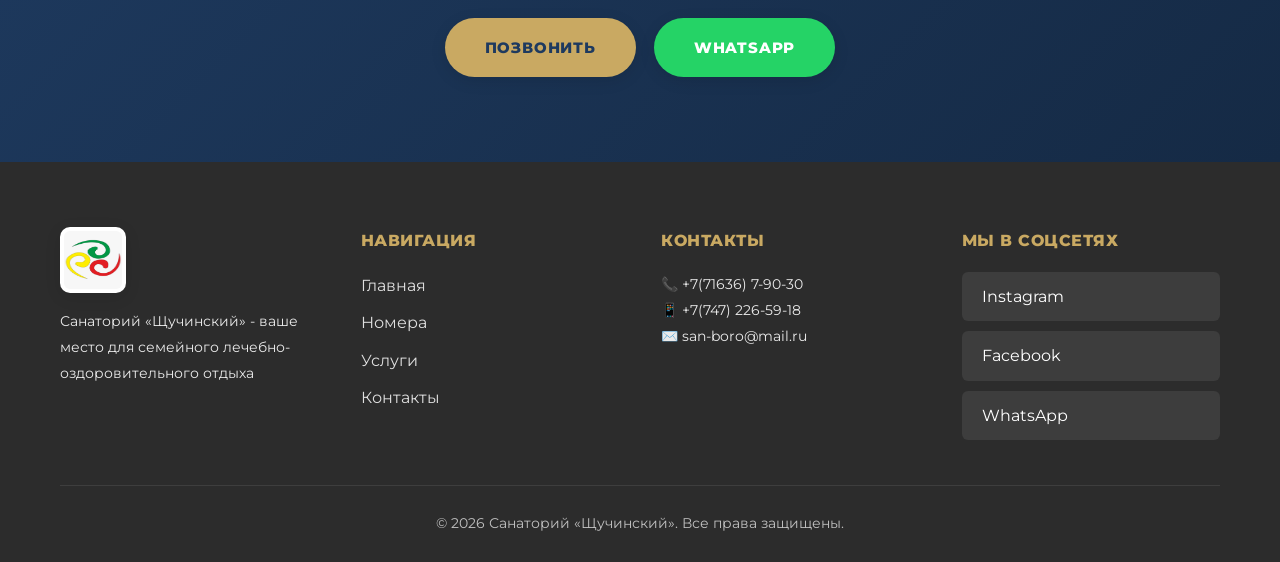
<file: services.html>
<!DOCTYPE html>
<html lang="ru">
<head>
    <meta charset="UTF-8">
    <meta name="viewport" content="width=device-width, initial-scale=1.0">
    <title>Услуги - Санаторий «Щучинский»</title>
    <link rel="stylesheet" href="styles.css">
    <link rel="stylesheet" href="services.css">
    <link href="https://fonts.googleapis.com/css2?family=Montserrat:wght@400;500;600;700;800&display=swap" rel="stylesheet">
</head>
<body>
    <!-- Header -->
    <header class="header">
        <div class="container header-container">
            <div class="logo-section">
                <img src="logo/WhatsApp Image 2026-03-26 at 20.14.41.jpeg" alt="Логотип Щучинский" class="logo-main">
                <div class="logo-text">
                    <h1>ЩУЧИНСКИЙ</h1>
                    <span class="kz-name">ШИПАЖАЙЫ САНАТОРИЙ</span>
                    <p class="tagline">"Ваше место для семейного лечебно-оздоровительного отдыха"</p>
                </div>
            </div>
            <div class="contact-section">
                <div class="phone-icon">
                    <span class="clock-24">24</span>
                </div>
                <div class="contacts">
                    <a href="tel:+77163679030">+7(71636) 7-90-30</a>
                    <span class="divider">/</span>
                    <a href="tel:+77472265918">+7(747) 226-59-18</a>
                    <span class="divider">/</span>
                    <a href="https://wa.me/77472265918" class="whatsapp-link">WhatsApp: +7(747) 226-59-18</a>
                    <a href="mailto:san-boro@mail.ru" class="email">san-boro@mail.ru</a>
                </div>
            </div>
        </div>
    </header>

    <!-- Navigation -->
    <nav class="navbar">
        <div class="container">
            <ul class="nav-menu">
                <li><a href="index.html">ГЛАВНАЯ</a></li>
                <li class="dropdown">
                    <a href="rooms.html">НОМЕРА</a>
                    <ul class="dropdown-menu">
                        <li><a href="rooms.html#standard">Стандарт</a></li>
                        <li><a href="rooms.html#semilux">Полулюкс</a></li>
                    </ul>
                </li>
                <li><a href="prices.html">ЦЕНЫ</a></li>
                <li class="dropdown">
                    <a href="services.html" class="active">УСЛУГИ</a>
                    <ul class="dropdown-menu">
                        <li><a href="#medical">Медицинские</a></li>
                        <li><a href="#recreation">Оздоровительные</a></li>
                    </ul>
                </li>
                <li><a href="gallery.html">ФОТОГАЛЕРЕЯ</a></li>
                <li><a href="reviews.html">ОТЗЫВЫ</a></li>
                <li><a href="contacts.html">КОНТАКТЫ</a></li>
                <li><a href="vacancies.html">ВАКАНСИИ</a></li>
            </ul>
        </div>
    </nav>

    <!-- Page Hero -->
    <section class="page-hero">
        <div class="container">
            <h1>Наши услуги</h1>
            <p class="page-subtitle">Комплексный подход к вашему здоровью и отдыху</p>
        </div>
    </section>

    <!-- Services Section -->
    <section class="services-section">
        <div class="container">
            <!-- Medical Services -->
            <div class="service-category" id="medical">
                <div class="service-category-header">
                    <span class="medical-badge">🏥 Медицинские услуги</span>
                    <h2>Лечебно-оздоровительные программы</h2>
                    <p>Наши медицинские услуги направлены на укрепление здоровья, профилактику заболеваний и восстановление организма</p>
                </div>

                <div class="services-grid">
                    <div class="service-card">
                        <div class="service-image">🩺</div>
                        <div class="service-content">
                            <h3>Консультации специалистов</h3>
                            <p>Прием ведут опытные врачи различных специальностей с многолетним стажем работы</p>
                            <ul class="service-features">
                                <li>Первичная консультация терапевта</li>
                                <li>Консультация невролога</li>
                                <li>Консультация физиотерапевта</li>
                                <li>Консультация диетолога</li>
                                <li>Составление индивидуальной программы</li>
                            </ul>
                            <div class="service-price">от 5 000 ₸ <span>/ прием</span></div>
                        </div>
                    </div>

                    <div class="service-card">
                        <div class="service-image">⚡</div>
                        <div class="service-content">
                            <h3>Физиотерапия</h3>
                            <p>Современные методы физиотерапевтического лечения с использованием передового оборудования</p>
                            <ul class="service-features">
                                <li>Электрофорез лекарственных веществ</li>
                                <li>Магнитотерапия</li>
                                <li>Ультразвуковая терапия</li>
                                <li>Лазеротерапия</li>
                                <li>Дарсонвализация</li>
                            </ul>
                            <div class="service-price">от 3 000 ₸ <span>/ процедура</span></div>
                        </div>
                    </div>

                    <div class="service-card">
                        <div class="service-image">💧</div>
                        <div class="service-content">
                            <h3>Водолечение</h3>
                            <p>Лечебные ванны и водные процедуры с использованием минеральной воды и природных компонентов</p>
                            <ul class="service-features">
                                <li>Минеральные ванны</li>
                                <li>Хвойные и жемчужные ванны</li>
                                <li>Подводный душ-массаж</li>
                                <li>Циркулярный душ</li>
                                <li>Вихревые ванны для конечностей</li>
                            </ul>
                            <div class="service-price">от 2 500 ₸ <span>/ процедура</span></div>
                        </div>
                    </div>

                    <div class="service-card">
                        <div class="service-image">💆</div>
                        <div class="service-content">
                            <h3>Массаж</h3>
                            <p>Различные виды массажа для снятия напряжения, улучшения кровообращения и общего оздоровления</p>
                            <ul class="service-features">
                                <li>Классический массаж спины</li>
                                <li>Общий массаж тела</li>
                                <li>Массаж воротниковой зоны</li>
                                <li>Антицеллюлитный массаж</li>
                                <li>Медовый массаж</li>
                            </ul>
                            <div class="service-price">от 4 000 ₸ <span>/ сеанс</span></div>
                        </div>
                    </div>

                    <div class="service-card">
                        <div class="service-image">🌿</div>
                        <div class="service-content">
                            <h3>Фитотерапия</h3>
                            <p>Лечение лекарственными растениями и травяными сборами для укрепления иммунитета</p>
                            <ul class="service-features">
                                <li>Ингаляции с лекарственными травами</li>
                                <li>Фиточаи и сборы</li>
                                <li>Фитобочка</li>
                                <li>Травяные компрессы</li>
                            </ul>
                            <div class="service-price">от 1 500 ₸ <span>/ процедура</span></div>
                        </div>
                    </div>

                    <div class="service-card">
                        <div class="service-image">🔬</div>
                        <div class="service-content">
                            <h3>Диагностика</h3>
                            <p>Лабораторные и инструментальные методы исследования для точной диагностики</p>
                            <ul class="service-features">
                                <li>Общий анализ крови</li>
                                <li>Биохимический анализ</li>
                                <li>ЭКГ</li>
                                <li>Измерение артериального давления</li>
                                <li>Пульсоксиметрия</li>
                            </ul>
                            <div class="service-price">от 1 000 ₸ <span>/ анализ</span></div>
                        </div>
                    </div>
                </div>

                <!-- Treatment Plan -->
                <div class="service-full">
                    <h3>📋 Индивидуальная программа лечения</h3>
                    <div class="treatment-plan">
                        <div class="plan-step">
                            <div class="plan-step-number">1</div>
                            <h4>Первичный прием</h4>
                            <p>Консультация врача-терапевта, сбор анамнеза</p>
                        </div>
                        <div class="plan-step">
                            <div class="plan-step-number">2</div>
                            <h4>Диагностика</h4>
                            <p>Необходимые анализы и обследования</p>
                        </div>
                        <div class="plan-step">
                            <div class="plan-step-number">3</div>
                            <h4>Программа</h4>
                            <p>Составление индивидуального плана лечения</p>
                        </div>
                        <div class="plan-step">
                            <div class="plan-step-number">4</div>
                            <h4>Лечение</h4>
                            <p>Прохождение процедур по программе</p>
                        </div>
                        
                    </div>
                </div>
            </div>

            <!-- Recreation Services -->
            <div class="service-category" id="recreation">
                <div class="service-category-header">
                    <span class="recreation-badge">🌿 Оздоровительные услуги</span>
                    <h2>Отдых и восстановление</h2>
                    <p>Создаем все условия для полноценного отдыха в гармонии с природой</p>
                </div>

                <div class="services-grid">
                    <div class="service-card">
                        <div class="service-image">🧘</div>
                        <div class="service-content">
                            <h3>Йога и медитация</h3>
                            <p>Групповые и индивидуальные занятия йогой на свежем воздухе для гармонии тела и духа</p>
                            <ul class="service-features">
                                <li>Утренняя йога</li>
                                <li>Вечерняя медитация</li>
                                <li>Дыхательные практики</li>
                                <li>Занятия с инструктором</li>
                            </ul>
                            <div class="service-price">Бесплатно <span>для гостей</span></div>
                        </div>
                    </div>

                    <div class="service-card">
                        <div class="service-image">🚶</div>
                        <div class="service-content">
                            <h3>Терренкур</h3>
                            <p>Дозированные пешие прогулки по специально оборудованным маршрутам разной сложности</p>
                            <ul class="service-features">
                                <li>Маршруты различной протяженности</li>
                                <li>Живописные виды</li>
                                <li>Информационные стенды</li>
                                <li>Зоны отдыха вдоль маршрута</li>
                            </ul>
                            <div class="service-price">Бесплатно <span>для гостей</span></div>
                        </div>
                    </div>

                    <div class="service-card">
                        <div class="service-image">🏊</div>
                        <div class="service-content">
                            <h3>Бассейн</h3>
                            <p>Крытый бассейн с комфортной температурой воды для плавания и аквааэробики</p>
                            <ul class="service-features">
                                <li>Бассейн 25 метров</li>
                                <li>Групповые занятия аквааэробикой</li>
                                <li>Индивидуальные тренировки</li>
                                <li>Детская зона</li>
                            </ul>
                            <div class="service-price">500 ₸ <span>/ сеанс</span></div>
                        </div>
                    </div>

                    <div class="service-card">
                        <div class="service-image">🔥</div>
                        <div class="service-content">
                            <h3>Сауна и баня</h3>
                            <p>Традиционная русская баня и финская сауна для глубокого очищения и расслабления</p>
                            <ul class="service-features">
                                <li>Финская сауна</li>
                                <li>Русская баня с вениками</li>
                                <li>Комната отдыха</li>
                                <li>Чайная станция</li>
                            </ul>
                            <div class="service-price">15 000 ₸ <span>/ 2 часа</span></div>
                        </div>
                    </div>

                    <div class="service-card">
                        <div class="service-image">🎯</div>
                        <div class="service-content">
                            <h3>Спортивные площадки</h3>
                            <p>Открытые и крытые площадки для активных видов спорта и игр</p>
                            <ul class="service-features">
                                <li>Волейбольная площадка</li>
                                <li>Бадминтон</li>
                                <li>Настольный теннис</li>
                                <li>Шахматы и шашки</li>
                            </ul>
                            <div class="service-price">Бесплатно <span>для гостей</span></div>
                        </div>
                    </div>

                    <div class="service-card">
                        <div class="service-image">📚</div>
                        <div class="service-content">
                            <h3>Библиотека и досуг</h3>
                            <p>Уютная библиотека с книгами и зона для настольных игр</p>
                            <ul class="service-features">
                                <li>Книжный фонд</li>
                                <li>Периодические издания</li>
                                <li>Настольные игры</li>
                                <li>Телевизионная зона</li>
                            </ul>
                            <div class="service-price">Бесплатно <span>для гостей</span></div>
                        </div>
                    </div>
                </div>
            </div>
        </div>
    </section>

    <!-- CTA Section -->
    <section class="cta">
        <div class="container">
            <h2>Нужна консультация?</h2>
            <p>Наши специалисты помогут подобрать оптимальную программу лечения и отдыха</p>
            <div class="cta-buttons">
                <a href="tel:+77163679030" class="btn btn-primary">Позвонить</a>
                <a href="https://wa.me/77472265918" class="btn btn-whatsapp">WhatsApp</a>
            </div>
        </div>
    </section>

    <!-- Footer -->
    <footer class="footer">
        <div class="container">
            <div class="footer-grid">
                <div class="footer-section">
                    <img src="logo/WhatsApp Image 2026-03-26 at 20.14.41 (1).jpeg" alt="Логотип" class="footer-logo">
                    <p>Санаторий «Щучинский» - ваше место для семейного лечебно-оздоровительного отдыха</p>
                </div>
                <div class="footer-section">
                    <h4>Навигация</h4>
                    <ul>
                        <li><a href="index.html">Главная</a></li>
                        <li><a href="rooms.html">Номера</a></li>
                        <li><a href="services.html">Услуги</a></li>
                        <li><a href="contacts.html">Контакты</a></li>
                    </ul>
                </div>
                <div class="footer-section">
                    <h4>Контакты</h4>
                    <p>📞 +7(71636) 7-90-30</p>
                    <p>📱 +7(747) 226-59-18</p>
                    <p>✉️ san-boro@mail.ru</p>
                </div>
                <div class="footer-section">
                    <h4>Мы в соцсетях</h4>
                    <div class="social-links">
                        <a href="#" class="social-link">Instagram</a>
                        <a href="#" class="social-link">Facebook</a>
                        <a href="https://wa.me/77472265918" class="social-link">WhatsApp</a>
                    </div>
                </div>
            </div>
            <div class="footer-bottom">
                <p>&copy; 2026 Санаторий «Щучинский». Все права защищены.</p>
            </div>
        </div>
    </footer>

    <!-- WhatsApp Button -->
    <a href="https://wa.me/77472265918" class="whatsapp-float" target="_blank">
        <svg viewBox="0 0 32 32" class="whatsapp-icon">
            <path fill="currentColor" d="M16 0c-8.837 0-16 7.163-16 16 0 2.825 0.737 5.607 2.137 8.048l-2.137 7.952 7.933-2.082c2.404 1.372 5.134 2.082 7.933 2.082 8.837 0 16-7.163 16-16s-7.163-16-16-16zM16 29.466c-2.482 0-4.908-0.646-7.07-1.87l-0.507-0.292-5.245 1.376 1.417-5.273-0.317-0.508c-1.261-2.027-1.928-4.358-1.928-6.754 0-6.903 5.614-12.517 12.517-12.517 6.903 0 12.517 5.614 12.517 12.517s-5.614 12.517-12.517 12.517z"/>
        </svg>
    </a>

    <script src="script.js"></script>
</body>
</html>
</file>
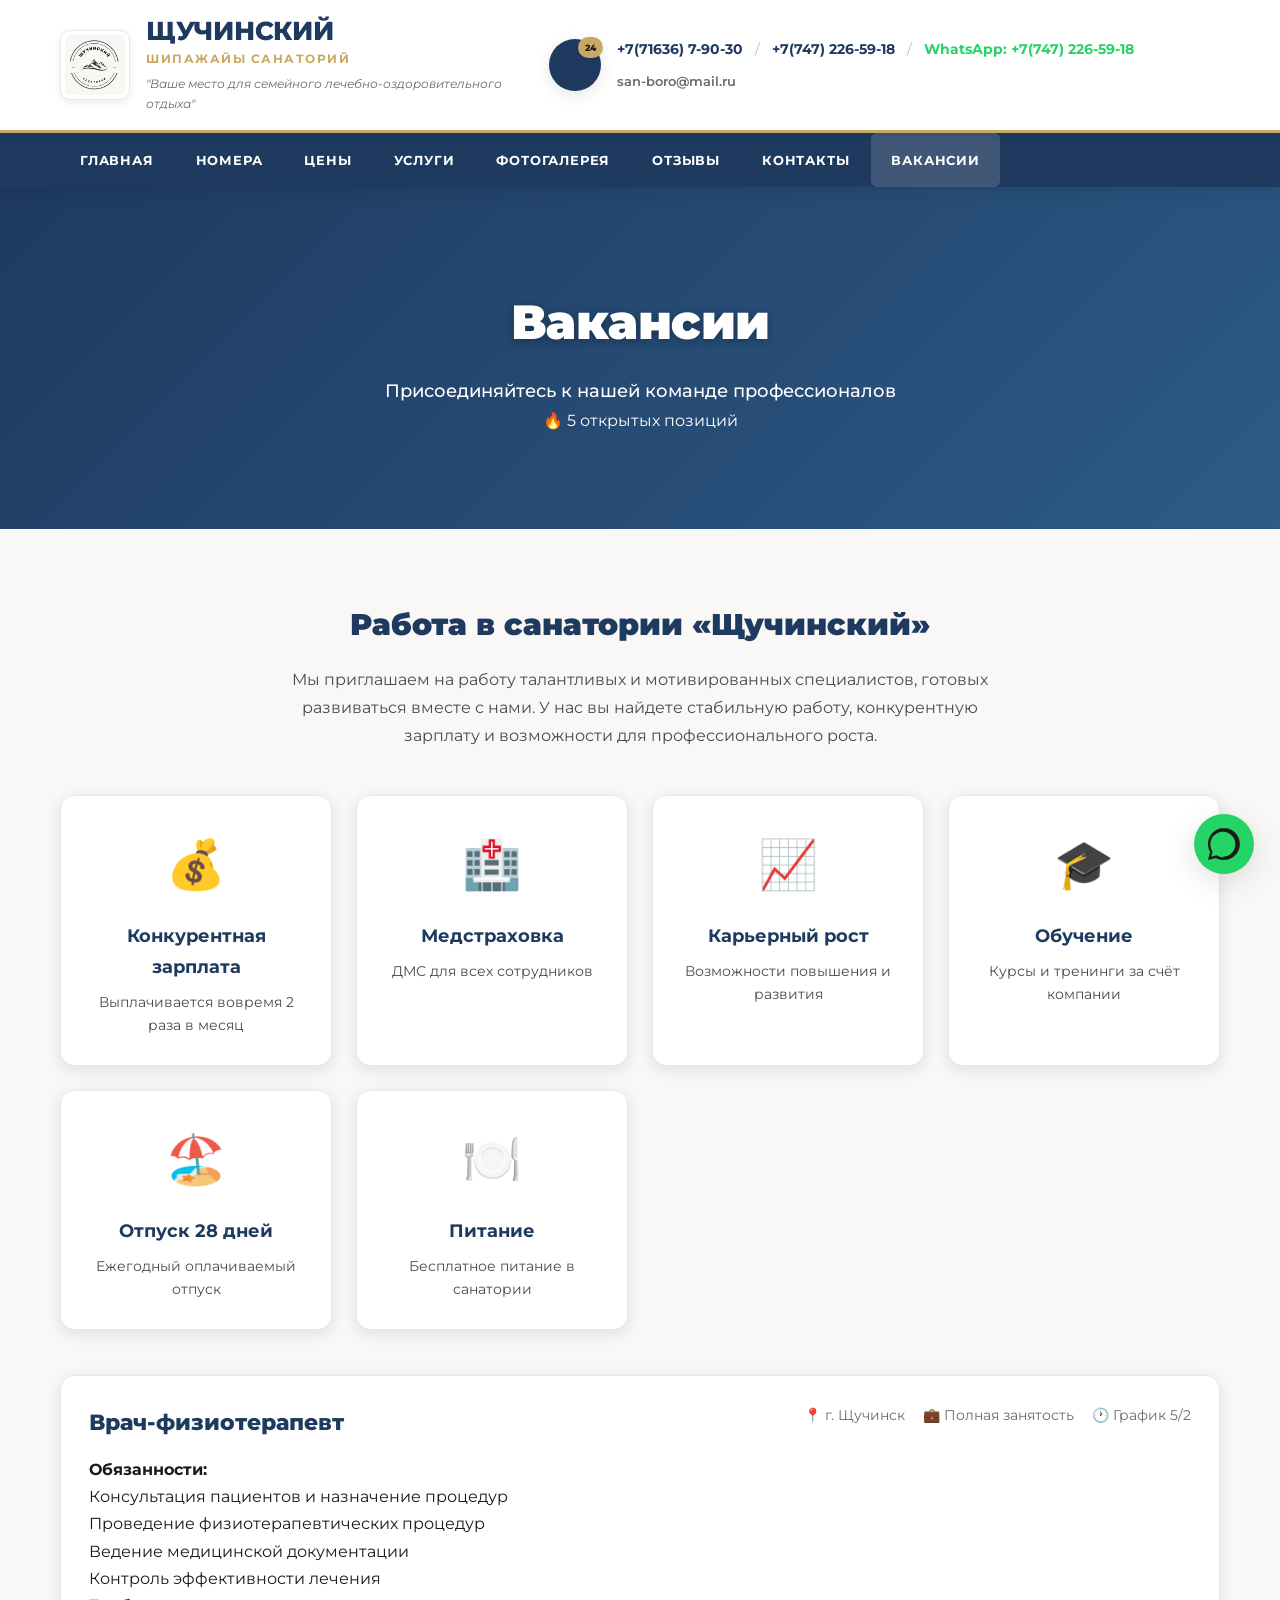
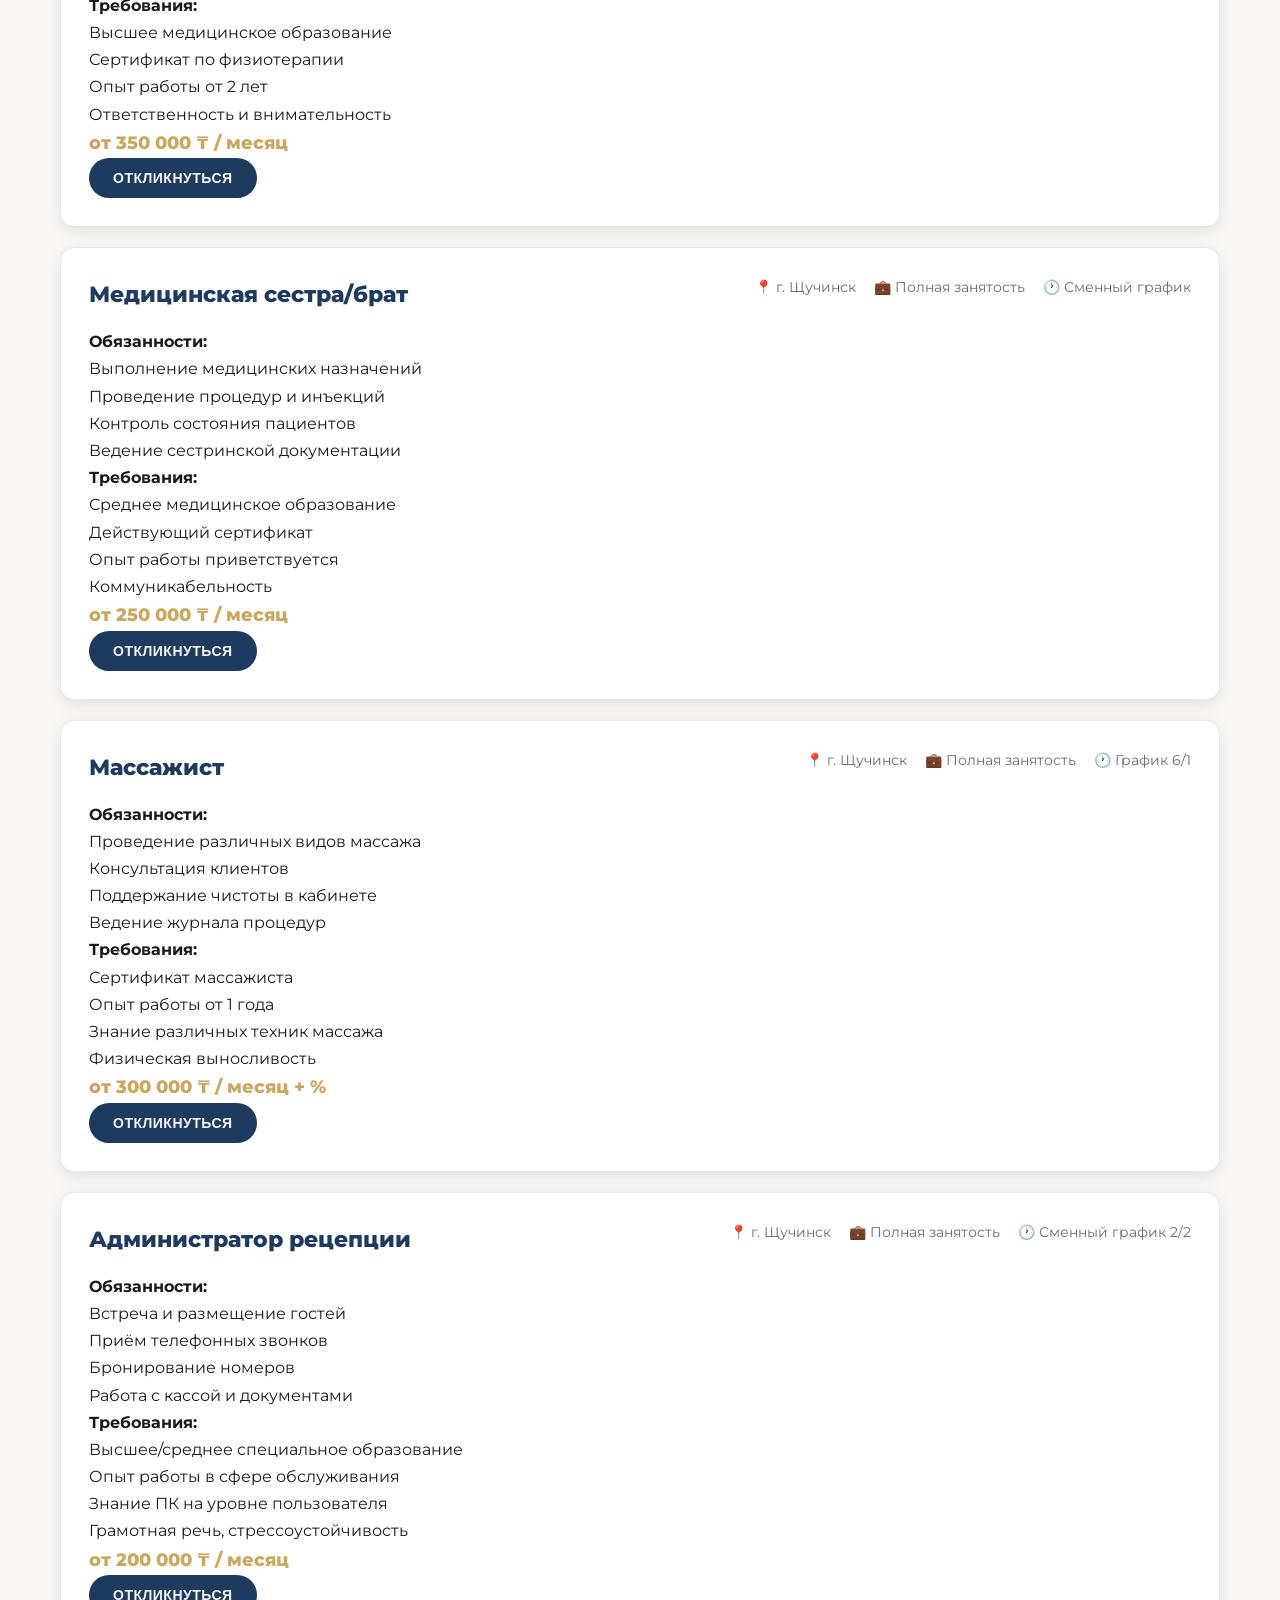
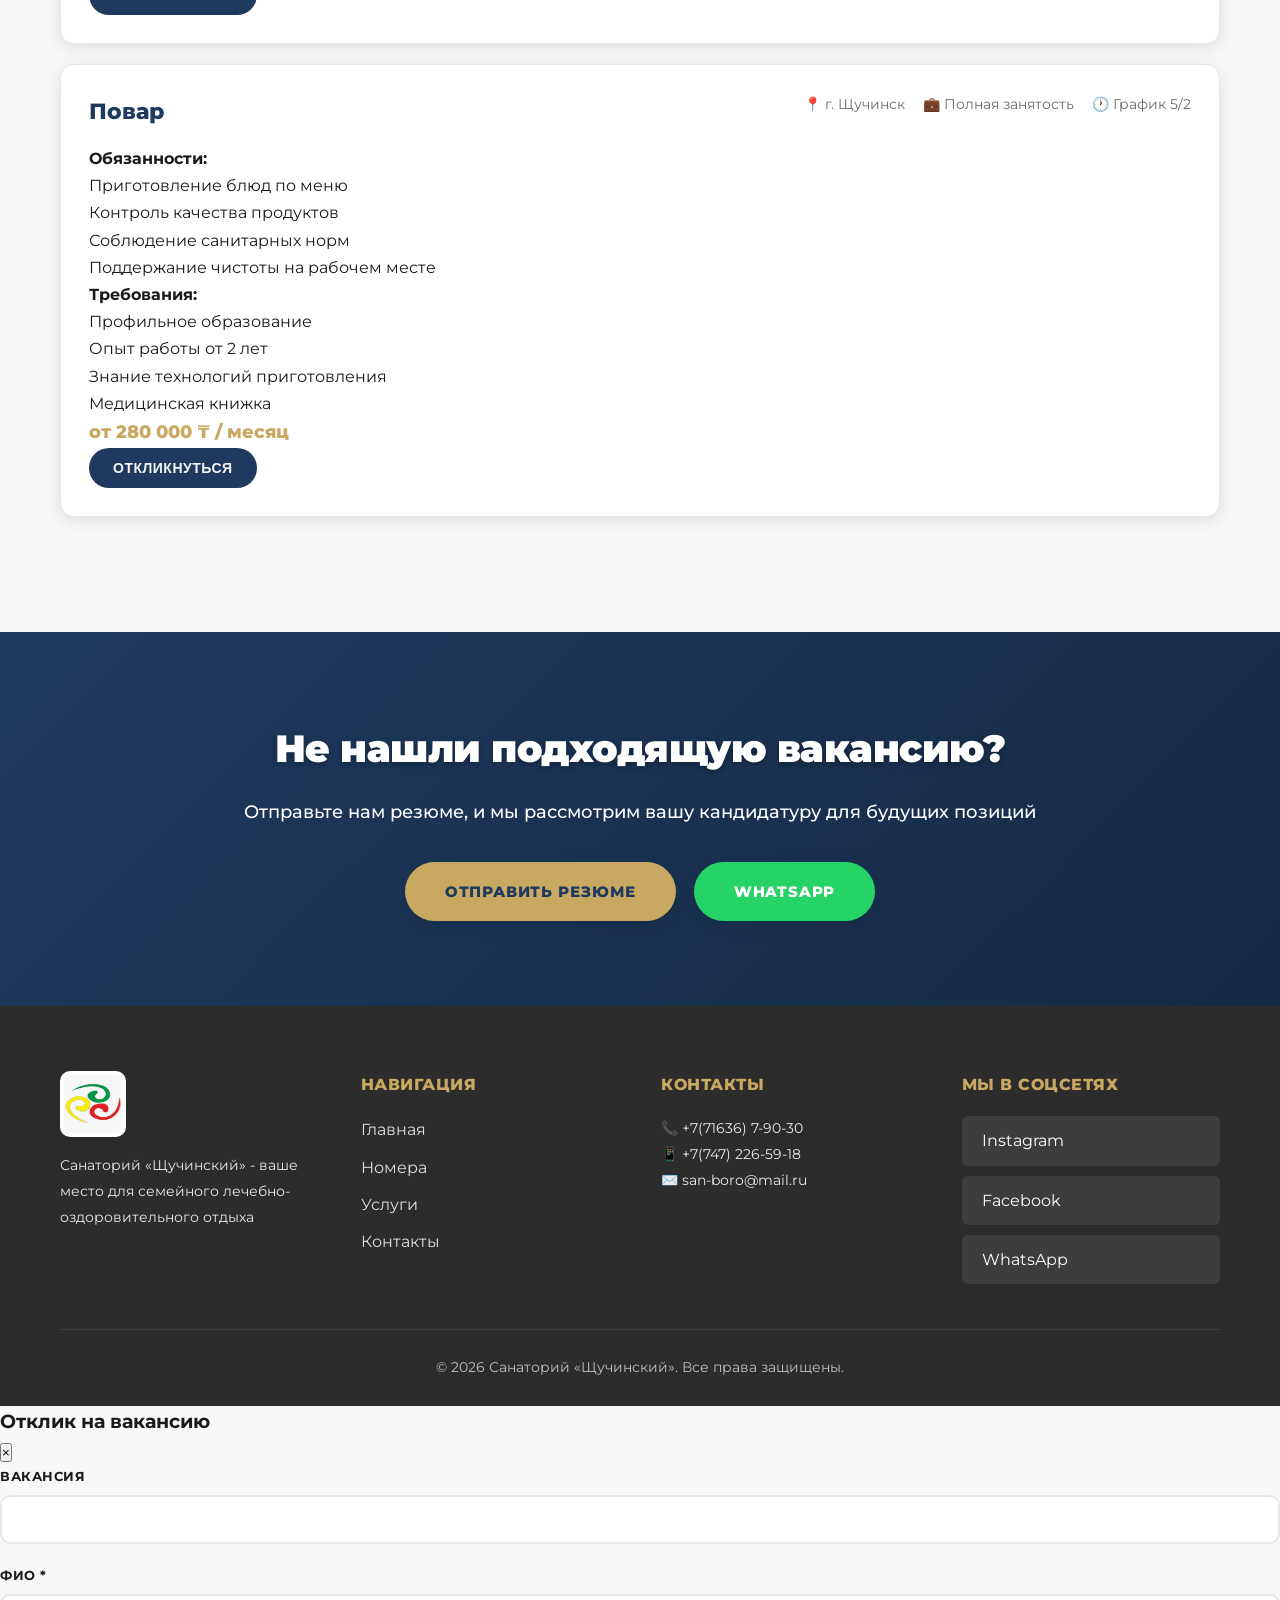
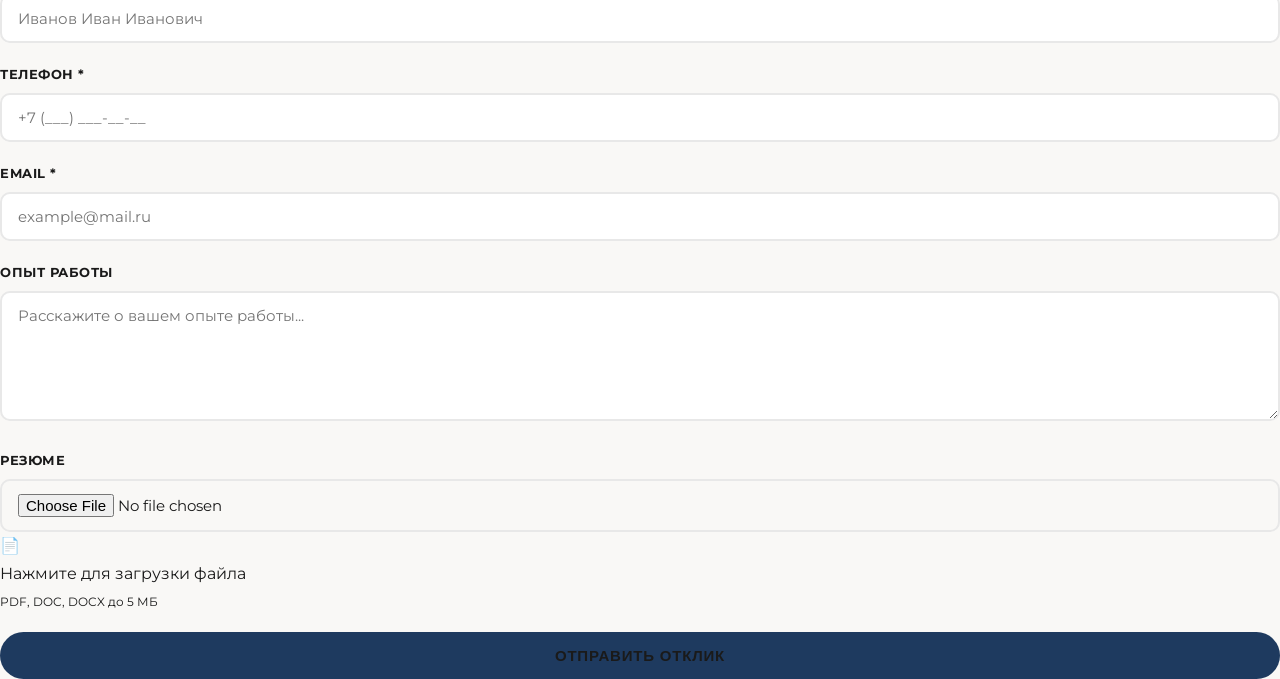
<file: vacancies.html>
<!DOCTYPE html>
<html lang="ru">
<head>
    <meta charset="UTF-8">
    <meta name="viewport" content="width=device-width, initial-scale=1.0">
    <title>Вакансии - Санаторий «Щучинский»</title>
    <link rel="stylesheet" href="styles.css">
    <link rel="stylesheet" href="vacancies.css">
    <link href="https://fonts.googleapis.com/css2?family=Montserrat:wght@400;500;600;700;800&display=swap" rel="stylesheet">
</head>
<body>
    <!-- Header -->
    <header class="header">
        <div class="container header-container">
            <div class="logo-section">
                <img src="logo/WhatsApp Image 2026-03-26 at 20.14.41.jpeg" alt="Логотип Щучинский" class="logo-main">
                <div class="logo-text">
                    <h1>ЩУЧИНСКИЙ</h1>
                    <span class="kz-name">ШИПАЖАЙЫ САНАТОРИЙ</span>
                    <p class="tagline">"Ваше место для семейного лечебно-оздоровительного отдыха"</p>
                </div>
            </div>
            <div class="contact-section">
                <div class="phone-icon">
                    <span class="clock-24">24</span>
                </div>
                <div class="contacts">
                    <a href="tel:+77163679030">+7(71636) 7-90-30</a>
                    <span class="divider">/</span>
                    <a href="tel:+77472265918">+7(747) 226-59-18</a>
                    <span class="divider">/</span>
                    <a href="https://wa.me/77472265918" class="whatsapp-link">WhatsApp: +7(747) 226-59-18</a>
                    <a href="mailto:san-boro@mail.ru" class="email">san-boro@mail.ru</a>
                </div>
            </div>
        </div>
    </header>

    <!-- Navigation -->
    <nav class="navbar">
        <div class="container">
            <ul class="nav-menu">
                <li><a href="index.html">ГЛАВНАЯ</a></li>
                <li class="dropdown">
                    <a href="rooms.html">НОМЕРА</a>
                    <ul class="dropdown-menu">
                        <li><a href="rooms.html#standard">Стандарт</a></li>
                        <li><a href="rooms.html#semilux">Полулюкс</a></li>
                    </ul>
                </li>
                <li><a href="prices.html">ЦЕНЫ</a></li>
                <li class="dropdown">
                    <a href="services.html">УСЛУГИ</a>
                    <ul class="dropdown-menu">
                        <li><a href="services.html#medical">Медицинские</a></li>
                        <li><a href="services.html#recreation">Оздоровительные</a></li>
                    </ul>
                </li>
                <li><a href="gallery.html">ФОТОГАЛЕРЕЯ</a></li>
                <li><a href="reviews.html">ОТЗЫВЫ</a></li>
                <li><a href="contacts.html">КОНТАКТЫ</a></li>
                <li><a href="vacancies.html" class="active">ВАКАНСИИ</a></li>
            </ul>
        </div>
    </nav>

    <!-- Page Hero -->
    <section class="page-hero">
        <div class="container">
            <h1>Вакансии</h1>
            <p class="page-subtitle">Присоединяйтесь к нашей команде профессионалов</p>
            <span class="positions-badge">🔥 5 открытых позиций</span>
        </div>
    </section>

    <!-- Vacancies Section -->
    <section class="vacancies-section">
        <div class="container">
            <div class="vacancies-intro">
                <h2>Работа в санатории «Щучинский»</h2>
                <p>Мы приглашаем на работу талантливых и мотивированных специалистов, готовых развиваться вместе с нами. У нас вы найдете стабильную работу, конкурентную зарплату и возможности для профессионального роста.</p>
            </div>

            <!-- Benefits -->
            <div class="benefits-grid">
                <div class="benefit-card">
                    <span class="benefit-icon">💰</span>
                    <h3>Конкурентная зарплата</h3>
                    <p>Выплачивается вовремя 2 раза в месяц</p>
                </div>
                <div class="benefit-card">
                    <span class="benefit-icon">🏥</span>
                    <h3>Медстраховка</h3>
                    <p>ДМС для всех сотрудников</p>
                </div>
                <div class="benefit-card">
                    <span class="benefit-icon">📈</span>
                    <h3>Карьерный рост</h3>
                    <p>Возможности повышения и развития</p>
                </div>
                <div class="benefit-card">
                    <span class="benefit-icon">🎓</span>
                    <h3>Обучение</h3>
                    <p>Курсы и тренинги за счёт компании</p>
                </div>
                <div class="benefit-card">
                    <span class="benefit-icon">🏖️</span>
                    <h3>Отпуск 28 дней</h3>
                    <p>Ежегодный оплачиваемый отпуск</p>
                </div>
                <div class="benefit-card">
                    <span class="benefit-icon">🍽️</span>
                    <h3>Питание</h3>
                    <p>Бесплатное питание в санатории</p>
                </div>
            </div>

            <!-- Vacancies List -->
            <div class="vacancies-list">
                <!-- Vacancy 1 -->
                <div class="vacancy-card">
                    <div class="vacancy-header">
                        <h3>Врач-физиотерапевт</h3>
                        <div class="vacancy-meta">
                            <span>📍 г. Щучинск</span>
                            <span>💼 Полная занятость</span>
                            <span>🕐 График 5/2</span>
                        </div>
                    </div>
                    <div class="vacancy-body">
                        <div class="vacancy-section">
                            <h4>Обязанности:</h4>
                            <ul>
                                <li>Консультация пациентов и назначение процедур</li>
                                <li>Проведение физиотерапевтических процедур</li>
                                <li>Ведение медицинской документации</li>
                                <li>Контроль эффективности лечения</li>
                            </ul>
                        </div>
                        <div class="vacancy-section">
                            <h4>Требования:</h4>
                            <ul>
                                <li>Высшее медицинское образование</li>
                                <li>Сертификат по физиотерапии</li>
                                <li>Опыт работы от 2 лет</li>
                                <li>Ответственность и внимательность</li>
                            </ul>
                        </div>
                        <div class="vacancy-salary">от 350 000 ₸ <span>/ месяц</span></div>
                        <button class="btn-apply" onclick="openModal('Врач-физиотерапевт')">Откликнуться</button>
                    </div>
                </div>

                <!-- Vacancy 2 -->
                <div class="vacancy-card">
                    <div class="vacancy-header">
                        <h3>Медицинская сестра/брат</h3>
                        <div class="vacancy-meta">
                            <span>📍 г. Щучинск</span>
                            <span>💼 Полная занятость</span>
                            <span>🕐 Сменный график</span>
                        </div>
                    </div>
                    <div class="vacancy-body">
                        <div class="vacancy-section">
                            <h4>Обязанности:</h4>
                            <ul>
                                <li>Выполнение медицинских назначений</li>
                                <li>Проведение процедур и инъекций</li>
                                <li>Контроль состояния пациентов</li>
                                <li>Ведение сестринской документации</li>
                            </ul>
                        </div>
                        <div class="vacancy-section">
                            <h4>Требования:</h4>
                            <ul>
                                <li>Среднее медицинское образование</li>
                                <li>Действующий сертификат</li>
                                <li>Опыт работы приветствуется</li>
                                <li>Коммуникабельность</li>
                            </ul>
                        </div>
                        <div class="vacancy-salary">от 250 000 ₸ <span>/ месяц</span></div>
                        <button class="btn-apply" onclick="openModal('Медицинская сестра/брат')">Откликнуться</button>
                    </div>
                </div>

                <!-- Vacancy 3 -->
                <div class="vacancy-card">
                    <div class="vacancy-header">
                        <h3>Массажист</h3>
                        <div class="vacancy-meta">
                            <span>📍 г. Щучинск</span>
                            <span>💼 Полная занятость</span>
                            <span>🕐 График 6/1</span>
                        </div>
                    </div>
                    <div class="vacancy-body">
                        <div class="vacancy-section">
                            <h4>Обязанности:</h4>
                            <ul>
                                <li>Проведение различных видов массажа</li>
                                <li>Консультация клиентов</li>
                                <li>Поддержание чистоты в кабинете</li>
                                <li>Ведение журнала процедур</li>
                            </ul>
                        </div>
                        <div class="vacancy-section">
                            <h4>Требования:</h4>
                            <ul>
                                <li>Сертификат массажиста</li>
                                <li>Опыт работы от 1 года</li>
                                <li>Знание различных техник массажа</li>
                                <li>Физическая выносливость</li>
                            </ul>
                        </div>
                        <div class="vacancy-salary">от 300 000 ₸ <span>/ месяц + %</span></div>
                        <button class="btn-apply" onclick="openModal('Массажист')">Откликнуться</button>
                    </div>
                </div>

                <!-- Vacancy 4 -->
                <div class="vacancy-card">
                    <div class="vacancy-header">
                        <h3>Администратор рецепции</h3>
                        <div class="vacancy-meta">
                            <span>📍 г. Щучинск</span>
                            <span>💼 Полная занятость</span>
                            <span>🕐 Сменный график 2/2</span>
                        </div>
                    </div>
                    <div class="vacancy-body">
                        <div class="vacancy-section">
                            <h4>Обязанности:</h4>
                            <ul>
                                <li>Встреча и размещение гостей</li>
                                <li>Приём телефонных звонков</li>
                                <li>Бронирование номеров</li>
                                <li>Работа с кассой и документами</li>
                            </ul>
                        </div>
                        <div class="vacancy-section">
                            <h4>Требования:</h4>
                            <ul>
                                <li>Высшее/среднее специальное образование</li>
                                <li>Опыт работы в сфере обслуживания</li>
                                <li>Знание ПК на уровне пользователя</li>
                                <li>Грамотная речь, стрессоустойчивость</li>
                            </ul>
                        </div>
                        <div class="vacancy-salary">от 200 000 ₸ <span>/ месяц</span></div>
                        <button class="btn-apply" onclick="openModal('Администратор рецепции')">Откликнуться</button>
                    </div>
                </div>

                <!-- Vacancy 5 -->
                <div class="vacancy-card">
                    <div class="vacancy-header">
                        <h3>Повар</h3>
                        <div class="vacancy-meta">
                            <span>📍 г. Щучинск</span>
                            <span>💼 Полная занятость</span>
                            <span>🕐 График 5/2</span>
                        </div>
                    </div>
                    <div class="vacancy-body">
                        <div class="vacancy-section">
                            <h4>Обязанности:</h4>
                            <ul>
                                <li>Приготовление блюд по меню</li>
                                <li>Контроль качества продуктов</li>
                                <li>Соблюдение санитарных норм</li>
                                <li>Поддержание чистоты на рабочем месте</li>
                            </ul>
                        </div>
                        <div class="vacancy-section">
                            <h4>Требования:</h4>
                            <ul>
                                <li>Профильное образование</li>
                                <li>Опыт работы от 2 лет</li>
                                <li>Знание технологий приготовления</li>
                                <li>Медицинская книжка</li>
                            </ul>
                        </div>
                        <div class="vacancy-salary">от 280 000 ₸ <span>/ месяц</span></div>
                        <button class="btn-apply" onclick="openModal('Повар')">Откликнуться</button>
                    </div>
                </div>
            </div>
        </div>
    </section>

    <!-- CTA Section -->
    <section class="cta">
        <div class="container">
            <h2>Не нашли подходящую вакансию?</h2>
            <p>Отправьте нам резюме, и мы рассмотрим вашу кандидатуру для будущих позиций</p>
            <div class="cta-buttons">
                <a href="mailto:san-boro@mail.ru?subject=Резюме на работу" class="btn btn-primary">Отправить резюме</a>
                <a href="https://wa.me/77472265918" class="btn btn-whatsapp">WhatsApp</a>
            </div>
        </div>
    </section>

    <!-- Footer -->
    <footer class="footer">
        <div class="container">
            <div class="footer-grid">
                <div class="footer-section">
                    <img src="logo/WhatsApp Image 2026-03-26 at 20.14.41 (1).jpeg" alt="Логотип" class="footer-logo">
                    <p>Санаторий «Щучинский» - ваше место для семейного лечебно-оздоровительного отдыха</p>
                </div>
                <div class="footer-section">
                    <h4>Навигация</h4>
                    <ul>
                        <li><a href="index.html">Главная</a></li>
                        <li><a href="rooms.html">Номера</a></li>
                        <li><a href="services.html">Услуги</a></li>
                        <li><a href="contacts.html">Контакты</a></li>
                    </ul>
                </div>
                <div class="footer-section">
                    <h4>Контакты</h4>
                    <p>📞 +7(71636) 7-90-30</p>
                    <p>📱 +7(747) 226-59-18</p>
                    <p>✉️ san-boro@mail.ru</p>
                </div>
                <div class="footer-section">
                    <h4>Мы в соцсетях</h4>
                    <div class="social-links">
                        <a href="#" class="social-link">Instagram</a>
                        <a href="#" class="social-link">Facebook</a>
                        <a href="https://wa.me/77472265918" class="social-link">WhatsApp</a>
                    </div>
                </div>
            </div>
            <div class="footer-bottom">
                <p>&copy; 2026 Санаторий «Щучинский». Все права защищены.</p>
            </div>
        </div>
    </footer>

    <!-- WhatsApp Button -->
    <a href="https://wa.me/77472265918" class="whatsapp-float" target="_blank">
        <svg viewBox="0 0 32 32" class="whatsapp-icon">
            <path fill="currentColor" d="M16 0c-8.837 0-16 7.163-16 16 0 2.825 0.737 5.607 2.137 8.048l-2.137 7.952 7.933-2.082c2.404 1.372 5.134 2.082 7.933 2.082 8.837 0 16-7.163 16-16s-7.163-16-16-16zM16 29.466c-2.482 0-4.908-0.646-7.07-1.87l-0.507-0.292-5.245 1.376 1.417-5.273-0.317-0.508c-1.261-2.027-1.928-4.358-1.928-6.754 0-6.903 5.614-12.517 12.517-12.517 6.903 0 12.517 5.614 12.517 12.517s-5.614 12.517-12.517 12.517z"/>
        </svg>
    </a>

    <!-- Application Modal -->
    <div class="modal" id="applicationModal">
        <div class="modal-content">
            <div class="modal-header">
                <h3>Отклик на вакансию</h3>
                <button class="modal-close" onclick="closeModal()">&times;</button>
            </div>
            <div class="modal-body">
                <form id="applicationForm">
                    <div class="form-group">
                        <label for="vacancy">Вакансия</label>
                        <input type="text" id="vacancy" name="vacancy" readonly>
                    </div>
                    <div class="form-group">
                        <label for="applicant-name">ФИО *</label>
                        <input type="text" id="applicant-name" name="name" required placeholder="Иванов Иван Иванович">
                    </div>
                    <div class="form-group">
                        <label for="applicant-phone">Телефон *</label>
                        <input type="tel" id="applicant-phone" name="phone" required placeholder="+7 (___) ___-__-__">
                    </div>
                    <div class="form-group">
                        <label for="applicant-email">Email *</label>
                        <input type="email" id="applicant-email" name="email" required placeholder="example@mail.ru">
                    </div>
                    <div class="form-group">
                        <label for="applicant-experience">Опыт работы</label>
                        <textarea id="applicant-experience" name="experience" placeholder="Расскажите о вашем опыте работы..."></textarea>
                    </div>
                    <div class="form-group">
                        <label>Резюме</label>
                        <div class="file-upload" onclick="document.getElementById('resume-file').click()">
                            <input type="file" id="resume-file" name="resume" accept=".pdf,.doc,.docx">
                            <div class="file-upload-icon">📄</div>
                            <p>Нажмите для загрузки файла</p>
                            <p style="font-size: 12px; color: var(--text-light); margin-top: 5px;">PDF, DOC, DOCX до 5 МБ</p>
                        </div>
                    </div>
                    <button type="submit" class="btn-submit">Отправить отклик</button>
                </form>
            </div>
        </div>
    </div>

    <script src="script.js"></script>
    <script>
        document.addEventListener('DOMContentLoaded', function() {
            const modal = document.getElementById('applicationModal');
            const vacancyInput = document.getElementById('vacancy');
            const applicationForm = document.getElementById('applicationForm');
            const resumeFile = document.getElementById('resume-file');
            const fileUpload = document.querySelector('.file-upload');

            // Open Modal
            window.openModal = function(vacancyName) {
                vacancyInput.value = vacancyName;
                modal.classList.add('active');
                document.body.style.overflow = 'hidden';
            };

            // Close Modal
            window.closeModal = function() {
                modal.classList.remove('active');
                document.body.style.overflow = '';
                applicationForm.reset();
            };

            // Close on outside click
            modal.addEventListener('click', (e) => {
                if (e.target === modal) {
                    closeModal();
                }
            });

            // Close on Escape
            document.addEventListener('keydown', (e) => {
                if (e.key === 'Escape' && modal.classList.contains('active')) {
                    closeModal();
                }
            });

            // File upload display
            resumeFile.addEventListener('change', function() {
                if (this.files && this.files[0]) {
                    fileUpload.innerHTML = `
                        <div class="file-upload-icon">✅</div>
                        <p>${this.files[0].name}</p>
                        <p style="font-size: 12px; color: var(--text-light); margin-top: 5px;">${(this.files[0].size / 1024).toFixed(1)} КБ</p>
                    `;
                }
            });

            // Form submission
            applicationForm.addEventListener('submit', function(e) {
                e.preventDefault();
                
                const formData = new FormData(this);
                const application = {
                    vacancy: formData.get('vacancy'),
                    name: formData.get('name'),
                    phone: formData.get('phone'),
                    email: formData.get('email'),
                    experience: formData.get('experience'),
                    resume: formData.get('resume')?.name || 'Не приложено'
                };
                
                console.log('Application submitted:', application);
                
                alert('Ваш отклик успешно отправлен! Мы свяжемся с вами в ближайшее время.');
                closeModal();
            });

            // Phone mask
            const phoneInput = document.getElementById('applicant-phone');
            
            phoneInput.addEventListener('input', function(e) {
                let value = e.target.value.replace(/\D/g, '');
                
                if (value.length > 0) {
                    if (value[0] === '7' || value[0] === '8') {
                        value = value.substring(1);
                    }
                    
                    let formatted = '+7';
                    if (value.length > 0) formatted += ' (' + value.substring(0, 3);
                    if (value.length > 3) formatted += ') ' + value.substring(3, 6);
                    if (value.length > 6) formatted += '-' + value.substring(6, 8);
                    if (value.length > 8) formatted += '-' + value.substring(8, 10);
                    
                    e.target.value = formatted;
                }
            });
        });
    </script>
</body>
</html>
</file>
<file: styles.css>
/* ========================================
   CSS Стили для Санатория «Щучинский»
   ПРОФЕССИОНАЛЬНЫЙ ДИЗАЙН
   ======================================== */

:root {
    /* Спокойная, профессиональная палитра */
    --primary-blue: #1e3a5f;
    --primary-blue-light: #2d5a87;
    --primary-blue-dark: #152a45;
    
    --accent-gold: #c9a962;
    --accent-gold-light: #d4b878;
    --accent-gold-dark: #b0924a;
    
    --neutral-dark: #2c2c2c;
    --neutral-medium: #5a5a5a;
    --neutral-light: #888888;
    --neutral-pale: #b8b8b8;
    
    --bg-white: #ffffff;
    --bg-cream: #f9f8f6;
    --bg-light: #f0eee9;
    --bg-grey: #e8e8e8;
    
    --text-primary: #1a1a1a;
    --text-secondary: #4a4a4a;
    --text-muted: #6b6b6b;
    
    --whatsapp-green: #25D366;
    
    /* Тени */
    --shadow-sm: 0 2px 8px rgba(0, 0, 0, 0.08);
    --shadow-md: 0 4px 16px rgba(0, 0, 0, 0.1);
    --shadow-lg: 0 8px 32px rgba(0, 0, 0, 0.12);
    --shadow-xl: 0 12px 48px rgba(0, 0, 0, 0.15);
    
    /* Переходы */
    --transition-fast: 0.2s ease;
    --transition-base: 0.3s ease;
    
    /* Радиусы */
    --radius-sm: 6px;
    --radius-md: 10px;
    --radius-lg: 14px;
    --radius-xl: 18px;
    --radius-full: 9999px;
}

/* ========================================
   Базовые стили
   ======================================== */
*, *::before, *::after {
    margin: 0;
    padding: 0;
    box-sizing: border-box;
}

html {
    scroll-behavior: smooth;
}

body {
    font-family: 'Montserrat', -apple-system, BlinkMacSystemFont, 'Segoe UI', sans-serif;
    color: var(--text-primary);
    line-height: 1.7;
    overflow-x: hidden;
    background: var(--bg-cream);
    -webkit-font-smoothing: antialiased;
    -moz-osx-font-smoothing: grayscale;
}

.container {
    max-width: 1200px;
    margin: 0 auto;
    padding: 0 20px;
}

a {
    text-decoration: none;
    color: inherit;
    transition: var(--transition-base);
}

ul {
    list-style: none;
}

img {
    max-width: 100%;
    height: auto;
    display: block;
}

/* ========================================
   Header
   ======================================== */
.header {
    background: var(--bg-white);
    padding: 16px 0;
    box-shadow: var(--shadow-md);
    position: sticky;
    top: 0;
    z-index: 1000;
    border-bottom: 3px solid var(--accent-gold);
}

.header.scrolled {
    padding: 12px 0;
}

.header-container {
    display: flex;
    justify-content: space-between;
    align-items: center;
    gap: 24px;
}

.logo-section {
    display: flex;
    align-items: center;
    gap: 16px;
}

.logo-main {
    width: 70px;
    height: 70px;
    object-fit: contain;
    border-radius: var(--radius-md);
    box-shadow: var(--shadow-sm);
    background: var(--bg-white);
    padding: 4px;
    border: 1px solid var(--bg-grey);
}

.logo-text h1 {
    font-size: 26px;
    font-weight: 800;
    color: var(--primary-blue);
    line-height: 1.2;
    letter-spacing: -0.3px;
    text-transform: uppercase;
}

.kz-name {
    font-size: 12px;
    font-weight: 700;
    color: var(--accent-gold);
    display: block;
    letter-spacing: 1.5px;
    text-transform: uppercase;
    margin-top: 2px;
}

.tagline {
    font-size: 12px;
    color: var(--text-muted);
    font-style: italic;
    margin-top: 4px;
}

.contact-section {
    display: flex;
    align-items: center;
    gap: 16px;
}

.phone-icon {
    position: relative;
    width: 52px;
    height: 52px;
    background: var(--primary-blue);
    border-radius: var(--radius-full);
    display: flex;
    align-items: center;
    justify-content: center;
    color: var(--white);
    font-weight: 700;
    font-size: 18px;
    box-shadow: var(--shadow-md);
    flex-shrink: 0;
}

.clock-24 {
    position: absolute;
    top: -2px;
    right: -2px;
    background: var(--accent-gold);
    color: var(--white);
    font-size: 9px;
    padding: 3px 7px;
    border-radius: var(--radius-full);
    font-weight: 800;
    box-shadow: var(--shadow-sm);
}

.contacts {
    display: flex;
    flex-wrap: wrap;
    gap: 8px;
    align-items: center;
    font-size: 14px;
}

.contacts a {
    color: var(--primary-blue);
    font-weight: 700;
    transition: var(--transition-fast);
}

.contacts a:hover {
    color: var(--accent-gold);
}

.contacts a.whatsapp-link {
    color: var(--whatsapp-green) !important;
}

.divider {
    color: var(--neutral-pale);
    padding: 0 4px;
}

.email {
    display: block;
    width: 100%;
    font-weight: 600 !important;
    font-size: 13px;
    color: var(--text-muted) !important;
}

/* ========================================
   Navigation
   ======================================== */
.navbar {
    background: var(--primary-blue);
    position: sticky;
    top: 94px;
    z-index: 999;
    box-shadow: var(--shadow-md);
}

.nav-menu {
    display: flex;
    flex-wrap: wrap;
    gap: 2px;
}

.nav-menu > li > a {
    display: block;
    padding: 16px 20px;
    color: #ffffff;
    font-weight: 700;
    font-size: 13px;
    text-transform: uppercase;
    letter-spacing: 0.8px;
    transition: var(--transition-base);
    border-radius: var(--radius-sm);
}

.nav-menu > li > a:hover,
.nav-menu > li > a.active {
    background: rgba(255, 255, 255, 0.15);
    color: #ffffff;
}

.nav-menu > li.active > a {
    background: var(--accent-gold);
    color: var(--primary-blue);
}

/* Dropdown */
.dropdown {
    position: relative;
}

.dropdown-menu {
    position: absolute;
    top: 100%;
    left: 0;
    background: var(--bg-white);
    box-shadow: var(--shadow-lg);
    border-radius: var(--radius-sm);
    min-width: 220px;
    opacity: 0;
    visibility: hidden;
    transform: translateY(-10px);
    transition: var(--transition-base);
    padding: 8px;
    margin-top: 4px;
    border: 1px solid var(--bg-grey);
}

.dropdown:hover .dropdown-menu {
    opacity: 1;
    visibility: visible;
    transform: translateY(0);
}

.dropdown-menu li a {
    display: block;
    padding: 11px 14px;
    color: var(--text-primary);
    font-weight: 600;
    font-size: 13px;
    border-radius: var(--radius-sm);
    transition: var(--transition-base);
}

.dropdown-menu li a:hover {
    background: var(--bg-cream);
    color: var(--primary-blue);
}

/* Mobile Menu */
.menu-toggle {
    display: none;
    flex-direction: column;
    gap: 5px;
    cursor: pointer;
    padding: 8px;
}

.menu-toggle span {
    width: 24px;
    height: 3px;
    background: var(--white);
    border-radius: var(--radius-full);
    transition: var(--transition-base);
}

.menu-toggle.active span:nth-child(1) {
    transform: rotate(45deg) translate(6px, 6px);
}

.menu-toggle.active span:nth-child(2) {
    opacity: 0;
}

.menu-toggle.active span:nth-child(3) {
    transform: rotate(-45deg) translate(6px, -6px);
}

/* ========================================
   Hero Section
   ======================================== */
.hero {
    position: relative;
    min-height: 650px;
    background: linear-gradient(135deg, var(--primary-blue) 0%, var(--primary-blue-light) 100%);
    display: flex;
    align-items: center;
    overflow: hidden;
}

.hero::before {
    content: '';
    position: absolute;
    top: 0;
    left: 0;
    right: 0;
    bottom: 0;
    background: radial-gradient(circle at 30% 50%, rgba(255, 255, 255, 0.08) 0%, transparent 50%);
}

.hero-container {
    position: relative;
    z-index: 2;
    display: grid;
    grid-template-columns: 1.1fr 0.9fr;
    gap: 50px;
    align-items: center;
}

.hero-content {
    max-width: 650px;
}

.hero-title {
    font-size: 46px;
    font-weight: 900;
    color: #ffffff;
    line-height: 1.2;
    margin-bottom: 22px;
    letter-spacing: -0.5px;
    text-shadow: 0 2px 8px rgba(0, 0, 0, 0.3);
}

.hero-description {
    font-size: 17px;
    color: #ffffff;
    line-height: 1.8;
    margin-bottom: 32px;
    background: rgba(0, 0, 0, 0.25);
    padding: 24px;
    border-radius: var(--radius-lg);
    border: 1px solid rgba(255, 255, 255, 0.3);
    font-weight: 500;
}

.btn-video {
    display: inline-flex;
    align-items: center;
    gap: 14px;
    background: var(--accent-gold);
    color: var(--primary-blue);
    padding: 17px 36px;
    border-radius: var(--radius-full);
    font-weight: 800;
    font-size: 14px;
    text-transform: uppercase;
    letter-spacing: 1px;
    box-shadow: var(--shadow-lg);
    transition: var(--transition-base);
}

.btn-video:hover {
    background: var(--accent-gold-dark);
    transform: translateY(-3px);
    box-shadow: var(--shadow-xl);
}

.play-icon {
    width: 40px;
    height: 40px;
    background: var(--bg-white);
    border-radius: var(--radius-full);
    display: flex;
    align-items: center;
    justify-content: center;
    font-size: 13px;
    color: var(--primary-blue);
}

.hero-image {
    position: relative;
}

.hero-image img {
    width: 100%;
    border-radius: var(--radius-lg);
    box-shadow: var(--shadow-xl);
    border: 3px solid rgba(255, 255, 255, 0.15);
}

.hero-decor {
    position: absolute;
    bottom: 0;
    left: 0;
    right: 0;
    height: 80px;
    background: url("data:image/svg+xml,%3Csvg xmlns='http://www.w3.org/2000/svg' viewBox='0 0 1200 80' preserveAspectRatio='none'%3E%3Cpath d='M0,0 L1200,0 L1200,80 L0,80 Q600,40 0,0 Z' fill='%23f9f8f6'/%3E%3C/svg%3E") no-repeat;
    background-size: 100% 100%;
}

/* ========================================
   Анимации
   ======================================== */
@keyframes fadeIn {
    from { opacity: 0; }
    to { opacity: 1; }
}

@keyframes slideUp {
    from {
        opacity: 0;
        transform: translateY(30px);
    }
    to {
        opacity: 1;
        transform: translateY(0);
    }
}

@keyframes float {
    0%, 100% { transform: translateY(0); }
    50% { transform: translateY(-10px); }
}

.animate-fade-in {
    animation: fadeIn 0.8s ease-out;
}

.animate-slide-up {
    animation: slideUp 0.8s ease-out;
}

.animate-bounce-in {
    animation: bounceIn 0.6s ease-out;
}

.animate-on-scroll {
    opacity: 0;
    transform: translateY(30px);
    transition: all 0.6s ease;
}

.animate-on-scroll.visible {
    opacity: 1;
    transform: translateY(0);
}

/* ========================================
   Features Section
   ======================================== */
.features {
    padding: 85px 0;
    background: var(--bg-white);
}

.features-grid {
    display: grid;
    grid-template-columns: repeat(auto-fit, minmax(260px, 1fr));
    gap: 30px;
}

.feature-card {
    background: var(--bg-white);
    padding: 34px 26px;
    border-radius: var(--radius-lg);
    text-align: center;
    box-shadow: var(--shadow-md);
    transition: var(--transition-base);
    border: 1px solid var(--bg-grey);
}

.feature-card:hover {
    transform: translateY(-8px);
    box-shadow: var(--shadow-lg);
    border-color: var(--accent-gold);
}

.feature-icon {
    font-size: 54px;
    margin-bottom: 18px;
    display: block;
}

.feature-card h3 {
    font-size: 19px;
    color: var(--primary-blue);
    margin-bottom: 11px;
    font-weight: 800;
}

.feature-card p {
    color: var(--text-secondary);
    font-size: 14px;
    line-height: 1.7;
}

/* ========================================
   Rooms Preview
   ======================================== */
.rooms-preview {
    padding: 85px 0;
    background: var(--bg-cream);
}

.section-title {
    font-size: 40px;
    font-weight: 900;
    text-align: center;
    color: var(--primary-blue);
    margin-bottom: 55px;
    position: relative;
    letter-spacing: -0.5px;
}

.section-title::after {
    content: '';
    position: absolute;
    bottom: -14px;
    left: 50%;
    transform: translateX(-50%);
    width: 90px;
    height: 4px;
    background: var(--accent-gold);
    border-radius: var(--radius-full);
}

.rooms-grid {
    display: grid;
    grid-template-columns: repeat(auto-fit, minmax(400px, 1fr));
    gap: 45px;
}

.room-card {
    background: var(--bg-white);
    border-radius: var(--radius-lg);
    overflow: hidden;
    box-shadow: var(--shadow-lg);
    transition: var(--transition-base);
    border: 1px solid var(--bg-grey);
}

.room-card:hover {
    transform: translateY(-8px);
    box-shadow: var(--shadow-xl);
}

.room-image {
    height: 290px;
    overflow: hidden;
}

.room-image img {
    width: 100%;
    height: 100%;
    object-fit: cover;
    transition: transform 0.7s ease;
}

.room-card:hover .room-image img {
    transform: scale(1.1);
}

.room-info {
    padding: 28px;
}

.room-info h3 {
    font-size: 24px;
    color: var(--primary-blue);
    margin-bottom: 11px;
    font-weight: 800;
}

.room-info p {
    color: var(--text-secondary);
    margin-bottom: 18px;
    font-size: 15px;
    line-height: 1.7;
}

.btn-more {
    color: var(--accent-gold);
    font-weight: 700;
    font-size: 15px;
    transition: var(--transition-base);
    display: inline-flex;
    align-items: center;
    gap: 7px;
}

.btn-more::after {
    content: '→';
    transition: var(--transition-base);
}

.btn-more:hover {
    color: var(--primary-blue);
}

.btn-more:hover::after {
    transform: translateX(6px);
}

/* ========================================
   CTA Section
   ======================================== */
.cta {
    padding: 85px 0;
    background: linear-gradient(135deg, var(--primary-blue) 0%, var(--primary-blue-dark) 100%);
    color: #ffffff;
    text-align: center;
}

.cta h2 {
    font-size: 38px;
    margin-bottom: 16px;
    font-weight: 900;
    letter-spacing: -0.5px;
    text-shadow: 0 2px 6px rgba(0, 0, 0, 0.3);
}

.cta p {
    font-size: 18px;
    margin-bottom: 34px;
    opacity: 1;
    font-weight: 500;
}

.cta-buttons {
    display: flex;
    gap: 18px;
    justify-content: center;
    flex-wrap: wrap;
}

.btn {
    display: inline-flex;
    align-items: center;
    justify-content: center;
    gap: 10px;
    padding: 17px 40px;
    border-radius: var(--radius-full);
    font-weight: 800;
    font-size: 15px;
    text-transform: uppercase;
    letter-spacing: 0.8px;
    transition: var(--transition-base);
}

.btn-primary {
    background: var(--accent-gold);
    color: var(--primary-blue);
    box-shadow: var(--shadow-md);
}

.btn-primary:hover {
    background: var(--accent-gold-dark);
    transform: translateY(-3px);
    box-shadow: var(--shadow-lg);
}

.btn-whatsapp {
    background: var(--whatsapp-green);
    color: var(--white);
    box-shadow: var(--shadow-md);
}

.btn-whatsapp:hover {
    background: #1ebc57;
    transform: translateY(-3px);
    box-shadow: var(--shadow-lg);
}

/* ========================================
   Footer
   ======================================== */
.footer {
    background: var(--neutral-dark);
    color: #ffffff;
    padding: 65px 0 26px;
}

.footer-grid {
    display: grid;
    grid-template-columns: repeat(auto-fit, minmax(240px, 1fr));
    gap: 42px;
    margin-bottom: 45px;
}

.footer-section img {
    width: 66px;
    height: 66px;
    border-radius: var(--radius-md);
    margin-bottom: 16px;
    box-shadow: var(--shadow-md);
    background: var(--bg-white);
    padding: 4px;
}

.footer-section p {
    opacity: 0.9;
    line-height: 1.85;
    font-size: 14px;
}

.footer-section h4 {
    font-size: 16px;
    margin-bottom: 18px;
    color: var(--accent-gold);
    font-weight: 800;
    letter-spacing: 0.5px;
    text-transform: uppercase;
}

.footer-section ul li {
    margin-bottom: 10px;
}

.footer-section ul li a {
    opacity: 0.85;
    transition: var(--transition-base);
    color: #ffffff;
}

.footer-section ul li a:hover {
    opacity: 1;
    color: var(--accent-gold);
}

.social-links {
    display: flex;
    flex-direction: column;
    gap: 10px;
}

.social-link {
    display: inline-flex;
    align-items: center;
    padding: 11px 20px;
    background: rgba(255, 255, 255, 0.08);
    border-radius: var(--radius-sm);
    transition: var(--transition-base);
}

.social-link:hover {
    background: var(--accent-gold);
    color: var(--primary-blue);
    transform: translateX(6px);
}

.footer-bottom {
    text-align: center;
    padding-top: 26px;
    border-top: 1px solid rgba(255, 255, 255, 0.12);
    opacity: 0.7;
    font-size: 14px;
}

/* ========================================
   WhatsApp Float Button
   ======================================== */
.whatsapp-float {
    position: fixed;
    bottom: 26px;
    right: 26px;
    width: 60px;
    height: 60px;
    background: var(--whatsapp-green);
    border-radius: var(--radius-full);
    display: flex;
    align-items: center;
    justify-content: center;
    box-shadow: var(--shadow-lg);
    transition: var(--transition-base);
    z-index: 999;
    animation: float 2.5s ease-in-out infinite;
}

.whatsapp-float:hover {
    transform: scale(1.1);
    box-shadow: var(--shadow-xl);
    animation: none;
}

.whatsapp-icon {
    width: 32px;
    height: 32px;
    fill: var(--white);
}

/* ========================================
   Page Hero
   ======================================== */
.page-hero {
    background: linear-gradient(135deg, var(--primary-blue) 0%, var(--primary-blue-light) 100%);
    padding: 95px 0;
    text-align: center;
    color: #ffffff;
}

.page-hero h1 {
    font-size: 48px;
    font-weight: 900;
    margin-bottom: 12px;
    letter-spacing: -0.5px;
    text-shadow: 0 2px 8px rgba(0, 0, 0, 0.3);
}

.page-subtitle {
    font-size: 18px;
    opacity: 1;
    font-weight: 500;
}

/* ========================================
   АДАПТИВ
   ======================================== */

/* Планшеты (1024px) */
@media (max-width: 1024px) {
    .hero-container {
        grid-template-columns: 1fr;
        text-align: center;
    }
    
    .hero-content {
        max-width: 100%;
    }
    
    .hero-title {
        font-size: 40px;
    }
    
    .rooms-grid {
        grid-template-columns: 1fr;
    }
    
    .features-grid {
        grid-template-columns: repeat(2, 1fr);
    }
}

/* Планшеты портрет (768px) */
@media (max-width: 768px) {
    .header-container {
        flex-wrap: wrap;
    }
    
    .contacts {
        display: none;
    }
    
    .navbar {
        top: 84px;
    }
    
    .nav-menu {
        display: none;
    }
    
    .menu-toggle {
        display: flex;
    }
    
    .nav-menu.active {
        display: flex;
        flex-direction: column;
        background: rgba(30, 58, 95, 0.98);
        padding: 16px;
        border-radius: var(--radius-sm);
        margin-top: 8px;
    }
    
    .dropdown-menu {
        position: static;
        opacity: 1;
        visibility: visible;
        transform: none;
        box-shadow: none;
        background: rgba(255, 255, 255, 0.1);
        margin-top: 8px;
        border: none;
    }

    .dropdown-menu li a {
        color: #ffffff;
        padding: 10px 16px;
    }

    .hero {
        min-height: 560px;
    }
    
    .hero-title {
        font-size: 32px;
    }
    
    .hero-description {
        font-size: 16px;
        padding: 20px;
    }
    
    .section-title {
        font-size: 32px;
    }
    
    .features-grid {
        grid-template-columns: 1fr;
    }
    
    .cta h2 {
        font-size: 28px;
    }
    
    .cta p {
        font-size: 16px;
    }
    
    .cta-buttons {
        flex-direction: column;
        align-items: center;
    }
    
    .btn {
        width: 100%;
        max-width: 290px;
    }
    
    .page-hero {
        padding: 70px 0;
    }
    
    .page-hero h1 {
        font-size: 34px;
    }
    
    .footer-grid {
        grid-template-columns: 1fr;
        gap: 32px;
    }
}

/* Мобильные (480px) */
@media (max-width: 480px) {
    .container {
        padding: 0 16px;
    }
    
    .header {
        padding: 13px 0;
    }
    
    .header-container {
        gap: 12px;
    }
    
    .logo-main {
        width: 60px;
        height: 60px;
    }
    
    .logo-text h1 {
        font-size: 20px;
    }
    
    .phone-icon {
        width: 48px;
        height: 48px;
        font-size: 16px;
    }
    
    .hero {
        min-height: 480px;
    }
    
    .hero-title {
        font-size: 26px;
    }
    
    .hero-description {
        font-size: 15px;
        padding: 18px;
    }
    
    .btn-video {
        padding: 15px 28px;
        font-size: 13px;
    }
    
    .section-title {
        font-size: 28px;
    }
    
    .features {
        padding: 65px 0;
    }
    
    .feature-card {
        padding: 28px 20px;
    }
    
    .feature-icon {
        font-size: 46px;
    }
    
    .feature-card h3 {
        font-size: 18px;
    }
    
    .rooms-preview {
        padding: 65px 0;
    }
    
    .room-image {
        height: 230px;
    }
    
    .room-info {
        padding: 22px;
    }
    
    .room-info h3 {
        font-size: 21px;
    }
    
    .cta {
        padding: 65px 0;
    }
    
    .cta h2 {
        font-size: 24px;
    }
    
    .btn {
        padding: 15px 32px;
        font-size: 14px;
    }
    
    .footer {
        padding: 55px 0 22px;
    }
    
    .whatsapp-float {
        width: 56px;
        height: 56px;
        bottom: 22px;
        right: 22px;
    }
    
    .page-hero {
        padding: 60px 0;
    }
    
    .page-hero h1 {
        font-size: 28px;
    }
}

/* Маленькие мобильные (360px) */
@media (max-width: 360px) {
    .logo-text h1 {
        font-size: 18px;
    }
    
    .hero-title {
        font-size: 23px;
    }
    
    .section-title {
        font-size: 24px;
    }
    
    .btn {
        padding: 14px 26px;
        font-size: 13px;
    }
}

/* Скроллбар */
::-webkit-scrollbar {
    width: 10px;
}

::-webkit-scrollbar-track {
    background: var(--bg-light);
}

::-webkit-scrollbar-thumb {
    background: var(--primary-blue);
    border-radius: var(--radius-full);
}

::-webkit-scrollbar-thumb:hover {
    background: var(--primary-blue-light);
}
</file>
<file: contacts.css>
/* ========================================
   Стили для страницы контактов
   ПРОФЕССИОНАЛЬНЫЙ ДИЗАЙН
   ======================================== */

/* Page Hero */
.page-hero {
    background: linear-gradient(135deg, var(--primary-blue) 0%, var(--primary-blue-light) 100%);
    padding: 95px 0;
    text-align: center;
    color: #ffffff;
}

.page-hero h1 {
    font-size: 48px;
    font-weight: 900;
    margin-bottom: 12px;
    letter-spacing: -0.5px;
    text-shadow: 0 2px 8px rgba(0, 0, 0, 0.3);
}

.page-subtitle {
    font-size: 18px;
    opacity: 1;
    font-weight: 500;
}

/* Contacts Section */
.contacts-section {
    padding: 70px 0;
    background: var(--bg-white);
}

.contacts-grid {
    display: grid;
    grid-template-columns: repeat(auto-fit, minmax(270px, 1fr));
    gap: 26px;
    margin-bottom: 45px;
}

.contact-card {
    background: var(--bg-white);
    padding: 32px 26px;
    border-radius: var(--radius-lg);
    text-align: center;
    box-shadow: var(--shadow-md);
    transition: var(--transition-base);
    border: 1px solid var(--bg-grey);
}

.contact-card:hover {
    transform: translateY(-5px);
    box-shadow: var(--shadow-lg);
    border-color: var(--accent-gold);
}

.contact-icon {
    width: 68px;
    height: 68px;
    margin: 0 auto 18px;
    background: var(--primary-blue);
    border-radius: var(--radius-full);
    display: flex;
    align-items: center;
    justify-content: center;
    font-size: 30px;
    color: var(--white);
}

.contact-card h3 {
    font-size: 20px;
    color: var(--primary-blue);
    margin-bottom: 15px;
    font-weight: 800;
}

.contact-card p {
    color: var(--text-secondary);
    line-height: 1.75;
    font-size: 14px;
}

.contact-card a {
    color: var(--primary-blue);
    font-weight: 700;
    transition: var(--transition-fast);
}

.contact-card a:hover {
    color: var(--accent-gold);
}

.contact-link {
    display: block;
    margin: 10px 0;
    padding: 10px;
    background: var(--bg-cream);
    border-radius: var(--radius-sm);
    transition: var(--transition-base);
}

.contact-link:hover {
    background: var(--primary-blue);
}

.contact-link:hover a {
    color: var(--white) !important;
}

/* Map Section */
.map-section {
    margin-bottom: 45px;
}

.map-container {
    background: var(--bg-white);
    border-radius: var(--radius-lg);
    overflow: hidden;
    box-shadow: var(--shadow-md);
    border: 1px solid var(--bg-grey);
}

.map-placeholder {
    height: 420px;
    background: linear-gradient(135deg, #e8ecef 0%, #d9dde2 100%);
    display: flex;
    flex-direction: column;
    align-items: center;
    justify-content: center;
    text-align: center;
    padding: 30px;
}

.map-placeholder-icon {
    font-size: 70px;
    margin-bottom: 18px;
}

.map-placeholder h3 {
    font-size: 22px;
    color: var(--primary-blue);
    margin-bottom: 10px;
    font-weight: 800;
}

.map-placeholder p {
    color: var(--text-secondary);
    max-width: 480px;
    font-size: 15px;
    line-height: 1.65;
}

.map-address {
    margin-top: 20px;
    padding: 14px 26px;
    background: var(--primary-blue);
    color: white;
    border-radius: var(--radius-sm);
    font-weight: 700;
    font-size: 14px;
}

/* Contact Form Section */
.contact-form-section {
    padding: 70px 0;
    background: var(--bg-cream);
}

.contact-form-container {
    max-width: 660px;
    margin: 0 auto;
    background: var(--bg-white);
    padding: 38px;
    border-radius: var(--radius-lg);
    box-shadow: var(--shadow-md);
    border: 1px solid var(--bg-grey);
}

.contact-form-container h2 {
    font-size: 30px;
    color: var(--primary-blue);
    text-align: center;
    margin-bottom: 12px;
    font-weight: 900;
}

.contact-form-container > p {
    text-align: center;
    color: var(--text-secondary);
    margin-bottom: 28px;
    font-size: 15px;
}

.form-row {
    display: grid;
    grid-template-columns: 1fr 1fr;
    gap: 18px;
}

.form-group {
    margin-bottom: 20px;
}

.form-group label {
    display: block;
    font-weight: 700;
    color: var(--text-primary);
    margin-bottom: 8px;
    font-size: 13px;
    text-transform: uppercase;
    letter-spacing: 0.5px;
}

.form-group input,
.form-group textarea,
.form-group select {
    width: 100%;
    padding: 13px 16px;
    border: 2px solid var(--bg-grey);
    border-radius: var(--radius-md);
    font-family: 'Montserrat', sans-serif;
    font-size: 15px;
    transition: var(--transition-base);
    background: var(--bg-white);
    color: var(--text-primary);
}

.form-group input:focus,
.form-group textarea:focus,
.form-group select:focus {
    outline: none;
    border-color: var(--primary-blue);
}

.form-group textarea {
    resize: vertical;
    min-height: 130px;
}

.btn-submit {
    width: 100%;
    padding: 15px;
    background: var(--primary-blue);
    color: white;
    border: none;
    border-radius: var(--radius-full);
    font-size: 15px;
    font-weight: 800;
    cursor: pointer;
    transition: var(--transition-base);
    text-transform: uppercase;
    letter-spacing: 0.8px;
}

.btn-submit:hover {
    background: var(--primary-blue-dark);
    transform: translateY(-2px);
}

/* FAQ Section */
.faq-section {
    padding: 70px 0;
    background: var(--bg-white);
}

.faq-section h2 {
    font-size: 36px;
    color: var(--primary-blue);
    text-align: center;
    margin-bottom: 45px;
    font-weight: 900;
}

.faq-grid {
    max-width: 800px;
    margin: 0 auto;
    display: grid;
    gap: 18px;
}

.faq-item {
    background: var(--bg-white);
    border-radius: var(--radius-lg);
    box-shadow: var(--shadow-sm);
    overflow: hidden;
    border: 1px solid var(--bg-grey);
}

.faq-question {
    padding: 22px 26px;
    cursor: pointer;
    display: flex;
    justify-content: space-between;
    align-items: center;
    font-weight: 700;
    font-size: 16px;
    color: var(--text-primary);
    transition: var(--transition-base);
}

.faq-question:hover {
    background: var(--bg-cream);
}

.faq-question::after {
    content: '+';
    font-size: 22px;
    color: var(--primary-blue);
    transition: var(--transition-base);
}

.faq-item.active .faq-question::after {
    content: '−';
}

.faq-answer {
    max-height: 0;
    overflow: hidden;
    transition: max-height 0.35s ease;
}

.faq-answer-content {
    padding: 0 26px 22px;
    color: var(--text-secondary);
    line-height: 1.8;
    font-size: 15px;
}

.faq-item.active .faq-answer {
    max-height: 500px;
}

.faq-item.active .faq-answer-content {
    padding-top: 12px;
}

/* Адаптив */
@media (max-width: 1024px) {
    .contacts-grid {
        grid-template-columns: repeat(2, 1fr);
    }
}

@media (max-width: 768px) {
    .page-hero {
        padding: 70px 0;
    }

    .page-hero h1 {
        font-size: 34px;
    }

    .contacts-grid {
        grid-template-columns: 1fr;
    }

    .map-placeholder {
        height: 340px;
    }

    .contact-form-container {
        padding: 28px 24px;
    }

    .form-row {
        grid-template-columns: 1fr;
    }

    .faq-section h2 {
        font-size: 28px;
    }

    .faq-question {
        font-size: 15px;
        padding: 18px 20px;
    }
}

@media (max-width: 480px) {
    .page-hero {
        padding: 60px 0;
    }

    .page-hero h1 {
        font-size: 28px;
    }

    .contacts-section {
        padding: 50px 0;
    }

    .contact-card {
        padding: 26px 20px;
    }

    .contact-icon {
        width: 60px;
        height: 60px;
        font-size: 26px;
    }

    .contact-card h3 {
        font-size: 18px;
    }

    .map-placeholder {
        height: 280px;
    }

    .map-placeholder h3 {
        font-size: 19px;
    }

    .contact-form-container {
        padding: 24px 18px;
    }

    .form-group input,
    .form-group textarea,
    .form-group select {
        padding: 12px 14px;
        font-size: 14px;
    }

    .btn-submit {
        padding: 14px;
        font-size: 14px;
    }

    .faq-section {
        padding: 50px 0;
    }

    .faq-section h2 {
        font-size: 24px;
    }

    .faq-question {
        padding: 16px 18px;
        font-size: 14px;
    }

    .faq-answer-content {
        padding: 0 18px 18px;
        font-size: 14px;
    }
}
</file>
<file: prices.css>
/* ========================================
   Стили для страницы цен
   ПРОФЕССИОНАЛЬНЫЙ ДИЗАЙН
   ======================================== */

.page-hero {
    background: linear-gradient(135deg, var(--primary-blue) 0%, var(--primary-blue-light) 100%);
    padding: 95px 0;
    text-align: center;
    color: #ffffff;
}

.page-hero h1 {
    font-size: 48px;
    font-weight: 900;
    margin-bottom: 12px;
    letter-spacing: -0.5px;
    text-shadow: 0 2px 8px rgba(0, 0, 0, 0.3);
}

.page-subtitle {
    font-size: 18px;
    opacity: 1;
    font-weight: 500;
}

.prices-section {
    padding: 70px 0;
    background: var(--bg-cream);
}

.price-category {
    margin-bottom: 55px;
}

.price-category h2 {
    font-size: 30px;
    color: var(--primary-blue);
    margin-bottom: 28px;
    padding-bottom: 12px;
    border-bottom: 3px solid var(--accent-gold);
    display: inline-block;
    font-weight: 900;
}

.price-table {
    width: 100%;
    border-collapse: collapse;
    background: var(--bg-white);
    border-radius: var(--radius-lg);
    overflow: hidden;
    box-shadow: var(--shadow-md);
    border: 1px solid var(--bg-grey);
}

.price-table thead {
    background: var(--primary-blue);
    color: var(--white);
}

.price-table th {
    padding: 18px 20px;
    text-align: left;
    font-weight: 700;
    font-size: 14px;
    text-transform: uppercase;
    letter-spacing: 0.5px;
    color: white;
}

.price-table td {
    padding: 16px 20px;
    border-bottom: 1px solid var(--bg-grey);
    font-size: 15px;
}

.price-table tbody tr:hover {
    background: var(--bg-cream);
}

.price-table tbody tr:last-child td {
    border-bottom: none;
}

.price-value {
    font-weight: 800;
    color: var(--accent-gold);
    font-size: 17px;
}

/* Адаптив */
@media (max-width: 768px) {
    .page-hero { padding: 70px 0; }
    .page-hero h1 { font-size: 34px; }
    .price-category h2 { font-size: 24px; }
    .price-table { font-size: 14px; }
    .price-table th, .price-table td { padding: 13px 15px; }
}

@media (max-width: 480px) {
    .page-hero h1 { font-size: 28px; }
    .price-table thead { display: none; }
    .price-table tr {
        display: block;
        margin-bottom: 16px;
        border: 1px solid var(--bg-grey);
        border-radius: var(--radius-md);
        padding: 16px;
    }
    .price-table td {
        text-align: right;
        padding: 8px 0;
        border-bottom: none;
        position: relative;
        padding-left: 50%;
    }
    .price-table td::before {
        content: attr(data-label);
        position: absolute;
        left: 0;
        font-weight: 700;
        color: var(--text-primary);
    }
}
</file>
<file: reviews.css>
/* ========================================
   Стили для страницы отзывов
   ПРОФЕССИОНАЛЬНЫЙ ДИЗАЙН
   ======================================== */

.page-hero {
    background: linear-gradient(135deg, var(--primary-blue) 0%, var(--primary-blue-light) 100%);
    padding: 95px 0;
    text-align: center;
    color: #ffffff;
}

.page-hero h1 {
    font-size: 48px;
    font-weight: 900;
    margin-bottom: 12px;
    letter-spacing: -0.5px;
    text-shadow: 0 2px 8px rgba(0, 0, 0, 0.3);
}

.page-subtitle {
    font-size: 18px;
    opacity: 1;
    font-weight: 500;
}

.reviews-section {
    padding: 70px 0;
    background: var(--bg-cream);
}

.reviews-stats {
    display: grid;
    grid-template-columns: repeat(auto-fit, minmax(180px, 1fr));
    gap: 24px;
    margin-bottom: 45px;
}

.stat-card {
    background: var(--bg-white);
    padding: 28px 22px;
    border-radius: var(--radius-lg);
    text-align: center;
    box-shadow: var(--shadow-md);
    border: 1px solid var(--bg-grey);
}

.stat-number {
    font-size: 44px;
    font-weight: 900;
    color: var(--primary-blue);
    margin-bottom: 8px;
}

.stat-label {
    color: var(--text-muted);
    font-size: 14px;
}

.rating-stars {
    color: #d4af37;
    font-size: 22px;
    margin: 10px 0;
    letter-spacing: 2px;
}

.reviews-grid {
    display: grid;
    grid-template-columns: repeat(auto-fit, minmax(320px, 1fr));
    gap: 24px;
    margin-bottom: 45px;
}

.review-card {
    background: var(--bg-white);
    padding: 28px;
    border-radius: var(--radius-lg);
    box-shadow: var(--shadow-md);
    transition: var(--transition-base);
    border: 1px solid var(--bg-grey);
}

.review-card:hover {
    transform: translateY(-4px);
    box-shadow: var(--shadow-lg);
}

.review-header {
    display: flex;
    align-items: center;
    gap: 14px;
    margin-bottom: 16px;
}

.review-avatar {
    width: 52px;
    height: 52px;
    border-radius: var(--radius-full);
    background: var(--primary-blue);
    display: flex;
    align-items: center;
    justify-content: center;
    color:#d4af37;
    font-weight: 800;
    font-size: 20px;
    flex-shrink: 0;
}

.review-info h3 {
    font-size: 17px;
    font-weight: 700;
    color: var(--text-primary);
    margin-bottom: 4px;
}

.review-date {
    font-size: 13px;
    color: var(--text-muted);
}

.review-rating {
    color: #d4af37;
    font-size: 18px;
    margin-bottom: 14px;
    letter-spacing: 1px;
}

.review-text {
    color: var(--text-secondary);
    line-height: 1.75;
    font-size: 15px;
}

.review-form-section {
    padding: 70px 0;
    background: var(--bg-white);
}

.review-form-container {
    max-width: 640px;
    margin: 0 auto;
    background: var(--bg-cream);
    padding: 36px;
    border-radius: var(--radius-lg);
    box-shadow: var(--shadow-md);
    border: 1px solid var(--bg-grey);
}

.review-form-container h2 {
    font-size: 28px;
    color: var(--primary-blue);
    text-align: center;
    margin-bottom: 12px;
    font-weight: 900;
}

.review-form-container > p {
    text-align: center;
    color: var(--text-secondary);
    margin-bottom: 28px;
    font-size: 15px;
}

.form-group {
    margin-bottom: 20px;
}

.form-group label {
    display: block;
    font-weight: 700;
    color: var(--text-primary);
    margin-bottom: 8px;
    font-size: 13px;
    text-transform: uppercase;
    letter-spacing: 0.5px;
}

.form-group input,
.form-group textarea,
.form-group select {
    width: 100%;
    padding: 13px 16px;
    border: 2px solid var(--bg-grey);
    border-radius: var(--radius-md);
    font-family: 'Montserrat', sans-serif;
    font-size: 15px;
    transition: var(--transition-base);
}

.form-group input:focus,
.form-group textarea:focus,
.form-group select:focus {
    outline: none;
    border-color: var(--primary-blue);
}

.form-group textarea {
    resize: vertical;
    min-height: 130px;
}

.rating-input {
    display: flex;
    gap: 8px;
    justify-content: center;
    font-size: 32px;
    cursor: pointer;
}

.rating-input span {
    color: #ddd;
    transition: var(--transition-fast);
}

.rating-input span.active,
.rating-input span:hover {
    color: #d4af37;
}

.btn-submit {
    width: 100%;
    padding: 15px;
    background: var(--primary-blue);
    color: white;
    border: none;
    border-radius: var(--radius-full);
    font-size: 15px;
    font-weight: 800;
    cursor: pointer;
    transition: var(--transition-base);
    text-transform: uppercase;
    letter-spacing: 0.8px;
}

.btn-submit:hover {
    background: var(--primary-blue-dark);
    transform: translateY(-2px);
}

/* Адаптив */
@media (max-width: 768px) {
    .page-hero { padding: 70px 0; }
    .page-hero h1 { font-size: 34px; }
    .reviews-stats { grid-template-columns: repeat(2, 1fr); }
    .stat-number { font-size: 36px; }
    .reviews-grid { grid-template-columns: 1fr; }
    .review-form-container { padding: 28px 22px; }
}

@media (max-width: 480px) {
    .page-hero { padding: 60px 0; }
    .page-hero h1 { font-size: 28px; }
    .reviews-stats { grid-template-columns: 1fr; }
    .stat-card { padding: 22px 18px; }
    .stat-number { font-size: 32px; }
    .review-card { padding: 22px; }
    .review-avatar { width: 46px; height: 46px; font-size: 18px; }
    .review-form-container { padding: 24px 18px; }
    .form-group input, .form-group textarea, .form-group select { padding: 12px 14px; font-size: 14px; }
    .btn-submit { padding: 14px; font-size: 14px; }
}
</file>
<file: rooms.css>
/* ========================================
   Стили для страницы номеров
   ПРОФЕССИОНАЛЬНЫЙ ДИЗАЙН
   ======================================== */

/* Page Hero */
.page-hero {
    background: linear-gradient(135deg, var(--primary-blue) 0%, var(--primary-blue-light) 100%);
    padding: 95px 0;
    text-align: center;
    color: #ffffff;
}

.page-hero h1 {
    font-size: 48px;
    font-weight: 900;
    margin-bottom: 12px;
    letter-spacing: -0.5px;
    text-shadow: 0 2px 8px rgba(0, 0, 0, 0.3);
}

.page-subtitle {
    font-size: 18px;
    opacity: 1;
    font-weight: 500;
}

/* Room Detail */
.room-detail {
    padding: 70px 0;
    background: var(--bg-white);
}

.room-detail.semilux {
    background: var(--bg-cream);
}

.room-detail-header {
    text-align: center;
    margin-bottom: 45px;
}

.room-badge {
    display: inline-block;
    background: var(--primary-blue);
    color: #ffffff;
    padding: 8px 20px;
    border-radius: var(--radius-full);
    font-size: 13px;
    font-weight: 700;
    margin-bottom: 16px;
    text-transform: uppercase;
    letter-spacing: 0.8px;
}

.room-badge.premium {
    background: var(--accent-gold);
    color: var(--primary-blue);
}

.room-detail-header h2 {
    font-size: 38px;
    color: var(--primary-blue);
    margin-bottom: 12px;
    font-weight: 900;
}

.room-price {
    font-size: 26px;
    color: var(--accent-gold);
    font-weight: 800;
}

/* Gallery */
.room-gallery {
    margin-bottom: 50px;
}

.room-main-image {
    border-radius: var(--radius-lg);
    overflow: hidden;
    margin-bottom: 20px;
    box-shadow: var(--shadow-lg);
}

.room-main-image img {
    width: 100%;
    height: 500px;
    object-fit: cover;
    transition: transform 0.8s ease;
}

.room-main-image:hover img {
    transform: scale(1.08);
}

.room-images-grid {
    display: grid;
    grid-template-columns: repeat(auto-fit, minmax(300px, 1fr));
    gap: 20px;
}

.room-sub-image {
    border-radius: var(--radius-lg);
    overflow: hidden;
    box-shadow: var(--shadow-md);
}

.room-sub-image img {
    width: 100%;
    height: 300px;
    object-fit: cover;
    transition: transform 0.7s ease;
}

.room-sub-image:hover img {
    transform: scale(1.1);
}

/* Content */
.room-content {
    display: grid;
    grid-template-columns: 1.4fr 1fr;
    gap: 50px;
    align-items: start;
}

.room-description h3 {
    font-size: 30px;
    color: var(--primary-blue);
    margin-bottom: 20px;
    font-weight: 800;
}

.room-description p {
    font-size: 16px;
    line-height: 1.8;
    color: var(--text-secondary);
    margin-bottom: 30px;
}

.room-features {
    display: grid;
    grid-template-columns: repeat(auto-fit, minmax(190px, 1fr));
    gap: 14px;
}

.feature-item {
    display: flex;
    align-items: center;
    gap: 12px;
    padding: 16px;
    background: var(--bg-cream);
    border-radius: var(--radius-md);
    transition: var(--transition-base);
    border: 1px solid var(--bg-grey);
}

.feature-item:hover {
    background: var(--primary-blue);
    color: white;
    transform: translateX(5px);
    border-color: var(--primary-blue);
}

.feature-item:hover .feature-icon {
    transform: scale(1.1);
}

.feature-icon {
    font-size: 26px;
    flex-shrink: 0;
    transition: var(--transition-base);
}

.feature-item span:last-child {
    font-size: 14px;
    font-weight: 600;
}

/* Booking Form */
.room-booking {
    background: var(--bg-white);
    padding: 32px;
    border-radius: var(--radius-lg);
    box-shadow: var(--shadow-lg);
    position: sticky;
    top: 130px;
    border: 1px solid var(--bg-grey);
}

.room-booking h3 {
    font-size: 22px;
    color: var(--primary-blue);
    margin-bottom: 26px;
    text-align: center;
    font-weight: 800;
}

.booking-form {
    display: flex;
    flex-direction: column;
    gap: 18px;
}

.form-group {
    display: flex;
    flex-direction: column;
    gap: 8px;
}

.form-group label {
    font-weight: 700;
    color: var(--text-primary);
    font-size: 13px;
    text-transform: uppercase;
    letter-spacing: 0.5px;
}

.form-group input,
.form-group select {
    padding: 14px 16px;
    border: 2px solid var(--bg-grey);
    border-radius: var(--radius-md);
    font-size: 15px;
    font-family: 'Montserrat', sans-serif;
    transition: var(--transition-base);
    background: var(--bg-white);
    color: var(--text-primary);
}

.form-group input:focus,
.form-group select:focus {
    outline: none;
    border-color: var(--primary-blue);
}

.btn-book {
    background: var(--accent-gold);
    color: var(--primary-blue);
    padding: 16px;
    border: none;
    border-radius: var(--radius-full);
    font-size: 15px;
    font-weight: 800;
    cursor: pointer;
    transition: var(--transition-base);
    font-family: 'Montserrat', sans-serif;
    text-transform: uppercase;
    letter-spacing: 0.8px;
}

.btn-book:hover {
    background: var(--accent-gold-dark);
    transform: translateY(-2px);
}

.btn-whatsapp-book {
    display: flex;
    align-items: center;
    justify-content: center;
    gap: 10px;
    background: var(--whatsapp-green);
    color: var(--white);
    padding: 16px;
    border-radius: var(--radius-full);
    font-size: 15px;
    font-weight: 800;
    transition: var(--transition-base);
    font-family: 'Montserrat', sans-serif;
    text-transform: uppercase;
    letter-spacing: 0.8px;
}

.btn-whatsapp-book:hover {
    background: #1ebc57;
    transform: translateY(-2px);
}

.whatsapp-icon-small {
    width: 24px;
    height: 24px;
    fill: var(--white);
}

/* Адаптив */
@media (max-width: 1024px) {
    .room-content {
        grid-template-columns: 1fr;
        gap: 40px;
    }

    .room-booking {
        position: static;
        max-width: 480px;
        margin: 0 auto;
    }
}

@media (max-width: 768px) {
    .page-hero {
        padding: 70px 0;
    }

    .page-hero h1 {
        font-size: 34px;
    }

    .room-detail {
        padding: 50px 0;
    }

    .room-detail-header h2 {
        font-size: 28px;
    }

    .room-price {
        font-size: 22px;
    }

    .room-main-image img {
        height: 320px;
    }

    .room-sub-image img {
        height: 240px;
    }

    .room-features {
        grid-template-columns: 1fr;
    }

    .room-booking {
        padding: 26px;
    }
}

@media (max-width: 480px) {
    .page-hero h1 {
        font-size: 28px;
    }

    .room-detail {
        padding: 40px 0;
    }

    .room-badge {
        font-size: 11px;
        padding: 6px 16px;
    }

    .room-detail-header h2 {
        font-size: 24px;
    }

    .room-price {
        font-size: 20px;
    }

    .room-main-image img {
        height: 240px;
    }

    .room-sub-image img {
        height: 200px;
    }

    .room-images-grid {
        grid-template-columns: 1fr;
    }

    .room-description h3 {
        font-size: 22px;
    }

    .feature-item {
        padding: 14px 12px;
    }

    .feature-icon {
        font-size: 22px;
    }

    .room-booking {
        padding: 22px;
    }

    .form-group input,
    .form-group select {
        padding: 12px 14px;
        font-size: 14px;
    }

    .btn-book,
    .btn-whatsapp-book {
        padding: 14px;
        font-size: 14px;
    }
}
</file>
<file: services.css>
/* ========================================
   Стили для страницы услуг
   ПРОФЕССИОНАЛЬНЫЙ ДИЗАЙН
   ======================================== */

/* Page Hero */
.page-hero {
    background: linear-gradient(135deg, var(--primary-blue) 0%, var(--primary-blue-light) 100%);
    padding: 95px 0;
    text-align: center;
    color: #ffffff;
}

.page-hero h1 {
    font-size: 48px;
    font-weight: 900;
    margin-bottom: 12px;
    letter-spacing: -0.5px;
    text-shadow: 0 2px 8px rgba(0, 0, 0, 0.3);
}

.page-subtitle {
    font-size: 18px;
    opacity: 1;
    font-weight: 500;
}

/* Services Section */
.services-section {
    padding: 80px 0;
    background: var(--bg-cream);
}

.service-category {
    margin-bottom: 75px;
}

.service-category-header {
    text-align: center;
    margin-bottom: 50px;
}

.service-category-header h2 {
    font-size: 38px;
    color: var(--primary-blue);
    margin-bottom: 16px;
    font-weight: 900;
}

.service-category-header p {
    font-size: 17px;
    color: var(--text-secondary);
    max-width: 700px;
    margin: 0 auto;
    line-height: 1.8;
}

/* Badges */
.medical-badge,
.recreation-badge {
    display: inline-block;
    color: #ffffff;
    padding: 8px 20px;
    border-radius: var(--radius-full);
    font-size: 13px;
    font-weight: 700;
    margin-bottom: 20px;
    text-transform: uppercase;
    letter-spacing: 0.8px;
}

.medical-badge {
    background: var(--primary-blue);
}

.recreation-badge {
    background: var(--primary-blue-light);
}

/* Services Grid */
.services-grid {
    display: grid;
    grid-template-columns: repeat(auto-fit, minmax(340px, 1fr));
    gap: 28px;
}

.service-card {
    background: var(--bg-white);
    border-radius: var(--radius-lg);
    overflow: hidden;
    box-shadow: var(--shadow-md);
    transition: var(--transition-base);
    border: 1px solid var(--bg-grey);
}

.service-card:hover {
    transform: translateY(-6px);
    box-shadow: var(--shadow-lg);
}

.service-image {
    height: 200px;
    background: var(--primary-blue);
    display: flex;
    align-items: center;
    justify-content: center;
    font-size: 64px;
}

.service-content {
    padding: 28px;
}

.service-content h3 {
    font-size: 22px;
    color: var(--primary-blue);
    margin-bottom: 14px;
    font-weight: 800;
}

.service-content p {
    color: var(--text-secondary);
    margin-bottom: 20px;
    line-height: 1.75;
    font-size: 15px;
}

.service-features {
    list-style: none;
    margin-bottom: 20px;
}

.service-features li {
    padding: 9px 0 9px 30px;
    position: relative;
    color: var(--text-primary);
    font-size: 14px;
    font-weight: 500;
}

.service-features li::before {
    content: '✓';
    position: absolute;
    left: 0;
    color: var(--accent-gold);
    font-weight: 700;
    font-size: 16px;
}

.service-price {
    margin-top: 20px;
    padding-top: 16px;
    border-top: 1px solid var(--bg-grey);
    font-size: 17px;
    color: var(--primary-blue);
    font-weight: 800;
}

.service-price span {
    color: var(--text-muted);
    font-weight: 500;
    font-size: 13px;
}

/* Treatment Plan */
.service-full {
    background: var(--bg-white);
    padding: 50px;
    border-radius: var(--radius-lg);
    margin-top: 50px;
    box-shadow: var(--shadow-md);
    border: 1px solid var(--bg-grey);
}

.service-full h3 {
    font-size: 30px;
    color: var(--primary-blue);
    margin-bottom: 38px;
    text-align: center;
    font-weight: 900;
}

.treatment-plan {
    display: grid;
    grid-template-columns: repeat(auto-fit, minmax(220px, 1fr));
    gap: 24px;
}

.plan-step {
    text-align: center;
    padding: 32px 24px;
    background: var(--bg-cream);
    border-radius: var(--radius-md);
    box-shadow: var(--shadow-sm);
    transition: var(--transition-base);
    border: 1px solid var(--bg-grey);
}

.plan-step:hover {
    transform: translateY(-5px);
    box-shadow: var(--shadow-md);
}

.plan-step-number {
    width: 56px;
    height: 56px;
    background: #638abe;
    color: var(--white);
    border-radius: var(--radius-full);
    display: flex;
    align-items: center;
    justify-content: center;
    font-size: 24px;
    font-weight: 800;
    margin: 0 auto 18px;
}

.plan-step h4 {
    font-size: 18px;
    color: var(--primary-blue);
    margin-bottom: 10px;
    font-weight: 700;
}

.plan-step p {
    color: var(--text-secondary);
    font-size: 14px;
    line-height: 1.65;
}

/* Адаптив */
@media (max-width: 768px) {
    .page-hero {
        padding: 70px 0;
    }

    .page-hero h1 {
        font-size: 34px;
    }

    .service-category-header h2 {
        font-size: 28px;
    }

    .services-grid {
        grid-template-columns: 1fr;
    }

    .service-full {
        padding: 35px 24px;
    }

    .treatment-plan {
        grid-template-columns: 1fr;
    }

    .service-image {
        height: 180px;
        font-size: 56px;
    }
}

@media (max-width: 480px) {
    .page-hero {
        padding: 60px 0;
    }

    .page-hero h1 {
        font-size: 28px;
    }

    .service-category-header h2 {
        font-size: 24px;
    }

    .service-content {
        padding: 22px;
    }

    .service-content h3 {
        font-size: 20px;
    }

    .service-image {
        height: 160px;
        font-size: 48px;
    }

    .service-full {
        padding: 28px 20px;
    }

    .service-full h3 {
        font-size: 22px;
    }

    .plan-step {
        padding: 24px 18px;
    }

    .plan-step-number {
        width: 48px;
        height: 48px;
        font-size: 20px;
    }

    .plan-step h4 {
        font-size: 16px;
    }
}
</file>
<file: vacancies.css>
/* ========================================
   Стили для страницы вакансий
   ПРОФЕССИОНАЛЬНЫЙ ДИЗАЙН
   ======================================== */

.page-hero {
    background: linear-gradient(135deg, var(--primary-blue) 0%, var(--primary-blue-light) 100%);
    padding: 95px 0;
    text-align: center;
    color: #ffffff;
}

.page-hero h1 {
    font-size: 48px;
    font-weight: 900;
    margin-bottom: 12px;
    letter-spacing: -0.5px;
    text-shadow: 0 2px 8px rgba(0, 0, 0, 0.3);
}

.page-subtitle {
    font-size: 18px;
    opacity: 1;
    font-weight: 500;
}

.vacancies-section {
    padding: 70px 0;
    background: var(--bg-cream);
}

.vacancies-intro {
    max-width: 750px;
    margin: 0 auto 45px;
    text-align: center;
}

.vacancies-intro h2 {
    font-size: 30px;
    color: var(--primary-blue);
    margin-bottom: 16px;
    font-weight: 900;
}

.vacancies-intro p {
    font-size: 16px;
    color: var(--text-secondary);
    line-height: 1.75;
}

.benefits-grid {
    display: grid;
    grid-template-columns: repeat(auto-fit, minmax(240px, 1fr));
    gap: 24px;
    margin-bottom: 45px;
}

.benefit-card {
    background: var(--bg-white);
    padding: 28px 22px;
    border-radius: var(--radius-lg);
    text-align: center;
    box-shadow: var(--shadow-md);
    transition: var(--transition-base);
    border: 1px solid var(--bg-grey);
}

.benefit-card:hover {
    transform: translateY(-5px);
    box-shadow: var(--shadow-lg);
}

.benefit-icon {
    font-size: 48px;
    margin-bottom: 16px;
    display: block;
}

.benefit-card h3 {
    font-size: 18px;
    color: var(--primary-blue);
    margin-bottom: 8px;
    font-weight: 700;
}

.benefit-card p {
    color: var(--text-secondary);
    font-size: 14px;
    line-height: 1.65;
}

.vacancies-list {
    display: grid;
    gap: 20px;
    margin-bottom: 45px;
}

.vacancy-card {
    background: var(--bg-white);
    padding: 28px;
    border-radius: var(--radius-lg);
    box-shadow: var(--shadow-md);
    transition: var(--transition-base);
    border: 1px solid var(--bg-grey);
}

.vacancy-card:hover {
    transform: translateY(-4px);
    box-shadow: var(--shadow-lg);
}

.vacancy-header {
    display: flex;
    justify-content: space-between;
    align-items: flex-start;
    margin-bottom: 14px;
    gap: 20px;
    flex-wrap: wrap;
}

.vacancy-header h3 {
    font-size: 22px;
    color: var(--primary-blue);
    font-weight: 800;
}

.vacancy-salary {
    font-size: 18px;
    color: var(--accent-gold);
    font-weight: 800;
    white-space: nowrap;
}

.vacancy-meta {
    display: flex;
    gap: 18px;
    margin-bottom: 14px;
    flex-wrap: wrap;
}

.vacancy-meta span {
    display: flex;
    align-items: center;
    gap: 6px;
    font-size: 14px;
    color: var(--text-muted);
}

.vacancy-description {
    color: var(--text-secondary);
    line-height: 1.75;
    font-size: 15px;
    margin-bottom: 18px;
}

.vacancy-requirements {
    margin-bottom: 18px;
}

.vacancy-requirements h4 {
    font-size: 16px;
    color: var(--text-primary);
    margin-bottom: 10px;
    font-weight: 700;
}

.vacancy-requirements ul {
    list-style: disc;
    padding-left: 20px;
}

.vacancy-requirements li {
    color: var(--text-secondary);
    font-size: 14px;
    margin-bottom: 6px;
    line-height: 1.55;
}

.vacancy-actions {
    display: flex;
    gap: 12px;
    flex-wrap: wrap;
}

.btn-apply,
.btn-whatsapp-apply {
    padding: 12px 24px;
    border: none;
    border-radius: var(--radius-full);
    font-size: 14px;
    font-weight: 800;
    cursor: pointer;
    transition: var(--transition-base);
    text-transform: uppercase;
    letter-spacing: 0.5px;
}

.btn-apply {
    background: var(--primary-blue);
    color: whitesmoke;
}

.btn-apply:hover {
    background: var(--primary-blue-dark);
    transform: translateY(-2px);
}

.btn-whatsapp-apply {
    background: var(--whatsapp-green);
    color: var(--white);
}

.btn-whatsapp-apply:hover {
    background: #1ebc57;
    transform: translateY(-2px);
}

.application-section {
    padding: 70px 0;
    background: var(--bg-white);
}

.application-form-container {
    max-width: 640px;
    margin: 0 auto;
    background: var(--bg-cream);
    padding: 36px;
    border-radius: var(--radius-lg);
    box-shadow: var(--shadow-md);
    border: 1px solid var(--bg-grey);
}

.application-form-container h2 {
    font-size: 28px;
    color: var(--primary-blue);
    text-align: center;
    margin-bottom: 12px;
    font-weight: 900;
}

.application-form-container > p {
    text-align: center;
    color: var(--text-secondary);
    margin-bottom: 28px;
    font-size: 15px;
}

.form-row {
    display: grid;
    grid-template-columns: 1fr 1fr;
    gap: 18px;
}

.form-group {
    margin-bottom: 20px;
}

.form-group label {
    display: block;
    font-weight: 700;
    color: var(--text-primary);
    margin-bottom: 8px;
    font-size: 13px;
    text-transform: uppercase;
    letter-spacing: 0.5px;
}

.form-group input,
.form-group textarea,
.form-group select {
    width: 100%;
    padding: 13px 16px;
    border: 2px solid var(--bg-grey);
    border-radius: var(--radius-md);
    font-family: 'Montserrat', sans-serif;
    font-size: 15px;
    transition: var(--transition-base);
}

.form-group input:focus,
.form-group textarea:focus,
.form-group select:focus {
    outline: none;
    border-color: var(--primary-blue);
}

.form-group textarea {
    resize: vertical;
    min-height: 130px;
}

.btn-submit {
    width: 100%;
    padding: 15px;
    background: var(--primary-blue);
    color: var(--white);
    border: none;
    border-radius: var(--radius-full);
    font-size: 15px;
    font-weight: 800;
    cursor: pointer;
    transition: var(--transition-base);
    text-transform: uppercase;
    letter-spacing: 0.8px;
}

.btn-submit:hover {
    background: var(--primary-blue-dark);
    transform: translateY(-2px);
}

/* Адаптив */
@media (max-width: 768px) {
    .page-hero { padding: 70px 0; }
    .page-hero h1 { font-size: 34px; }
    .vacancies-intro h2 { font-size: 24px; }
    .vacancy-header { flex-direction: column; gap: 10px; }
    .vacancy-salary { font-size: 16px; }
    .form-row { grid-template-columns: 1fr; }
    .application-form-container { padding: 28px 22px; }
}

@media (max-width: 480px) {
    .page-hero { padding: 60px 0; }
    .page-hero h1 { font-size: 28px; }
    .vacancies-intro h2 { font-size: 22px; }
    .vacancies-intro p { font-size: 14px; }
    .benefits-grid { grid-template-columns: 1fr; }
    .benefit-card { padding: 24px 18px; }
    .vacancy-card { padding: 22px; }
    .vacancy-header h3 { font-size: 19px; }
    .vacancy-salary { font-size: 15px; }
    .vacancy-actions { flex-direction: column; }
    .btn-apply, .btn-whatsapp-apply { width: 100%; text-align: center; }
    .application-form-container { padding: 24px 18px; }
    .application-form-container h2 { font-size: 24px; }
    .form-group input, .form-group textarea, .form-group select { padding: 12px 14px; font-size: 14px; }
    .btn-submit { padding: 14px; font-size: 14px; }
}
</file>
